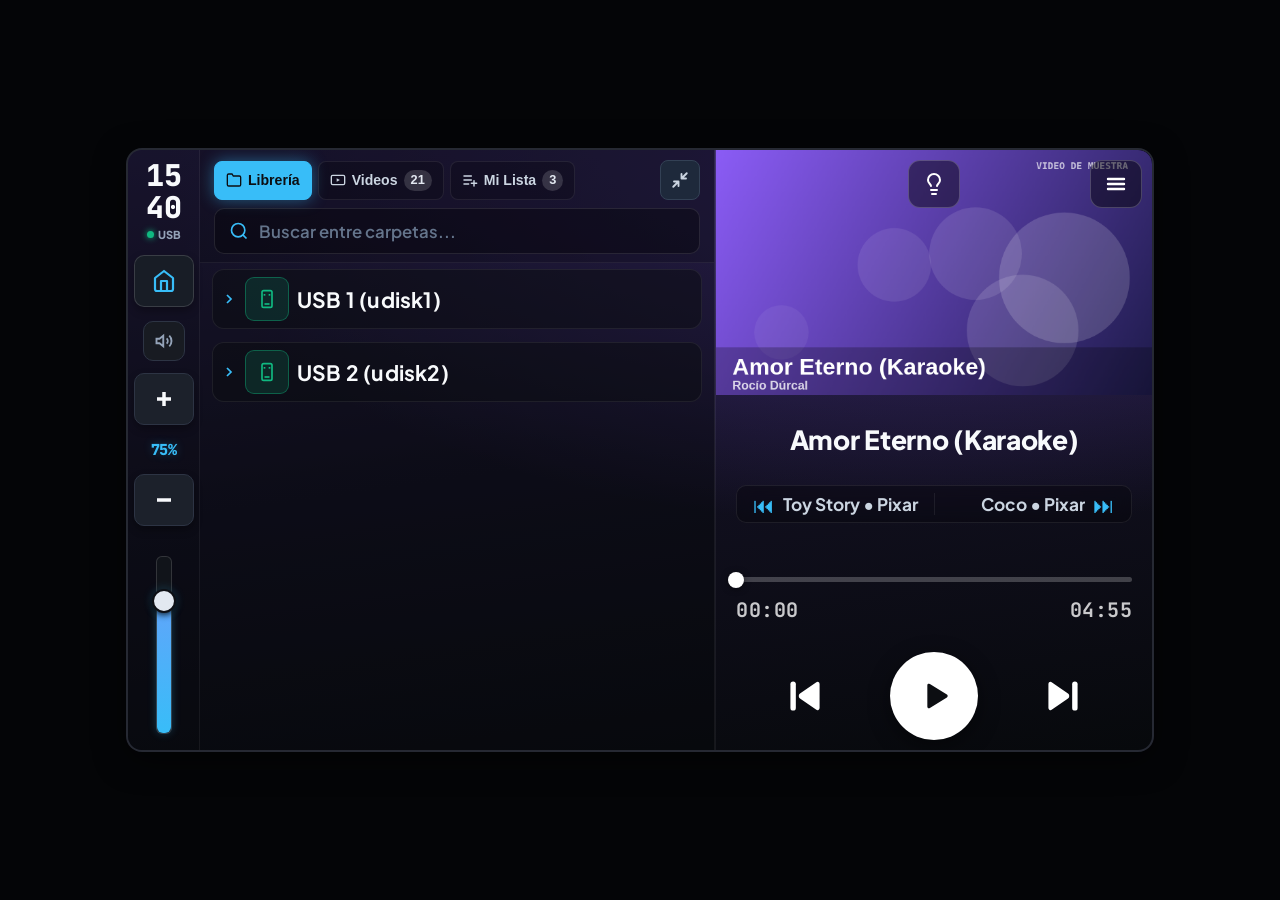
<file: index.html>
<!DOCTYPE html>
<html lang="es">
<head>
  <meta charset="UTF-8">
  <meta name="viewport" content="width=device-width, initial-scale=1.0">
  <title>JH VIDEO - Hyundai Tucson ix35</title>
  <!-- Google Fonts: Plus Jakarta Sans & JetBrains Mono -->
  <link rel="preconnect" href="https://fonts.googleapis.com">
  <link rel="preconnect" href="https://fonts.gstatic.com" crossorigin>
  <link href="https://fonts.googleapis.com/css2?family=Plus+Jakarta+Sans:wght@400;500;600;700;800&family=JetBrains+Mono:wght@500;700;800&display=swap" rel="stylesheet">
  <link rel="stylesheet" href="style.css">
</head>
<body>

  <!-- Contenedor del simulador de marco de pantalla 10" (1024x600) -->
  <div class="screen-frame-wrapper" id="frameWrapper">
    
    <!-- Barra superior de estado del auto -->
    <header class="car-status-bar">
      <div class="status-left">
        <span class="brand-badge"><span class="dot"></span> HYUNDAI TUCSON IX</span>
        <span class="version-badge" id="appVersionBadge">JH VIDEO v1.1.2</span>
        <span class="source-badge" id="sourceBadge">
          <span id="currentPathLabel">Q hubo jefe 😉</span>
        </span>
      </div>

      <div class="status-center">
        <span class="clock-display" id="clockDisplay">01:30</span>
      </div>

      <div class="status-right">
        <!-- Botón Re-escanear USB para cuando se inserte un nuevo pendrive -->
        <button class="btn-rescan-usb" id="btnRescanUsb" title="Re-escanear memorias USB">
          <svg class="icon-rescan" viewBox="0 0 24 24" fill="none" stroke="currentColor" stroke-width="2.2" stroke-linecap="round" stroke-linejoin="round">
            <path d="M21.5 2v6h-6M21.34 15.57a10 10 0 1 1-.57-8.38l5.67-5.67"/>
          </svg>
          <span id="rescanLabel">Re-escanear USB</span>
        </button>
      </div>
    </header>

    <!-- CUERPO PRINCIPAL ERGONÓMICO DE 3 COLUMNAS -->
    <main class="dashboard-grid">

      <!-- COLUMNA 1: TIRA LATERAL DEL CONDUCTOR ULTRA-SLIM (54px) -->
      <aside class="driver-volume-strip">
        <!-- Reloj grande en dos líneas (horas y minutos) y el punto del pendrive. La barra de arriba ya no está
             (opción C2, igual que la app). Solo se lee, no se toca -->
        <div class="strip-clock">
          <span class="strip-clock-num" id="stripClockH">00</span>
          <span class="strip-clock-num" id="stripClockM">00</span>
          <span class="strip-usb"><span class="strip-usb-dot" id="stripUsbDot"></span>USB</span>
        </div>
        <!-- 0. Botón HOME Táctil de Pantalla (Misma función que el botón físico HOME del auto) -->
        <button class="btn-driver-back" id="btnNavHome" title="Inicio / Home (Botón físico en pantalla)">
          <svg viewBox="0 0 24 24" fill="none" stroke="currentColor" stroke-width="2.2" stroke-linecap="round" stroke-linejoin="round">
            <path d="M3 9l9-7 9 7v11a2 2 0 0 1-2 2H5a2 2 0 0 1-2-2z"></path>
            <polyline points="9 22 9 12 15 12 15 22"></polyline>
          </svg>
        </button>

        <!-- 1. Botón MUTE Primero (Acceso instantáneo para el conductor) -->
        <button class="btn-driver-mute" id="btnMute" title="Silenciar / Activar Sonido">
          <svg class="mute-off" id="iconUnmuted" viewBox="0 0 24 24" fill="none" stroke="currentColor" stroke-width="2.5"><polygon points="11 5 6 9 2 9 2 15 6 15 11 19 11 5"/><path d="M19.07 4.93a10 10 0 0 1 0 14.14M15.54 8.46a5 5 0 0 1 0 7.07"/></svg>
          <svg class="mute-on hidden" id="iconMuted" viewBox="0 0 24 24" fill="none" stroke="currentColor" stroke-width="2.5"><polygon points="11 5 6 9 2 9 2 15 6 15 11 19 11 5"/><line x1="23" y1="9" x2="17" y2="15"/><line x1="17" y1="9" x2="23" y2="15"/></svg>
        </button>

        <!-- 2. Botón Subir (+) -->
        <button class="btn-driver-vol btn-vol-plus" id="btnVolUp" title="Subir Volumen (+)">
          <svg viewBox="0 0 24 24" fill="none" stroke="currentColor" stroke-width="3.5"><line x1="12" y1="5" x2="12" y2="19"/><line x1="5" y1="12" x2="19" y2="12"/></svg>
        </button>

        <!-- 3. Indicador Porcentaje (En medio de + y -) -->
        <div class="strip-header">
          <span class="strip-percent" id="volPercent">75%</span>
        </div>

        <!-- 4. Botón Bajar (-) -->
        <button class="btn-driver-vol btn-vol-minus" id="btnVolDown" title="Bajar Volumen (-)">
          <svg viewBox="0 0 24 24" fill="none" stroke="currentColor" stroke-width="3.5"><line x1="5" y1="12" x2="19" y2="12"/></svg>
        </button>

        <!-- 5. Barra de Nivel Vertical Táctil (Abajo de + y -, con separación ergonómica) -->
        <div class="driver-vol-meter-wrap" id="volMeterWrap" title="Desliza para ajustar el volumen">
          <div class="vol-meter-track">
            <div class="vol-meter-fill" id="volMeterFill" style="height: 75%;"></div>
            <div class="vol-meter-thumb" id="volMeterThumb" style="bottom: 75%;"></div>
          </div>
        </div>
      </aside>

      <!-- COLUMNA 2: EXPLORADOR DE PENDRIVE Y LISTA DE PISTAS (Ahora a la izquierda) -->
      <section class="explorer-panel left-panel" id="explorerPanel">
        
        <!-- Pestañas de Navegación del Pendrive y Acciones de Árbol -->
        <div class="browser-header">
          <div class="browser-top-row">
            <div class="browser-tabs">
              <button class="tab-btn active" data-tab="folders">
                <svg class="tab-icon" viewBox="0 0 24 24" fill="none" stroke="currentColor" stroke-width="2"><path d="M22 19a2 2 0 0 1-2 2H4a2 2 0 0 1-2-2V5a2 2 0 0 1 2-2h5l2 3h9a2 2 0 0 1 2 2z"/></svg>
                <span>Librería</span>
              </button>
              <button class="tab-btn" data-tab="playlist">
                <svg class="tab-icon" viewBox="0 0 24 24" fill="none" stroke="currentColor" stroke-width="2" stroke-linejoin="round"><rect x="2" y="5" width="20" height="14" rx="2"/><path d="M10 9.2v5.6l4.8-2.8z" fill="currentColor" stroke="none"/></svg>
                <span>Videos</span>
                <b class="tab-count" id="songCount">0</b>
              </button>
              <!-- Mi Lista: lista de videos que armas con + y se reproduce entera, en orden -->
              <button class="tab-btn" data-tab="mymix">
                <svg class="tab-icon" viewBox="0 0 24 24" fill="none" stroke="currentColor" stroke-width="2.2" stroke-linecap="round"><line x1="3" y1="6" x2="14" y2="6"/><line x1="3" y1="12" x2="14" y2="12"/><line x1="3" y1="18" x2="10" y2="18"/><line x1="18" y1="13" x2="18" y2="21"/><line x1="14" y1="17" x2="22" y2="17"/></svg>
                <span>Mi Lista</span>
                <b class="tab-count" id="mixCount">0</b>
                <!-- Punto cian que late mientras se reproduce Mi Lista (quieto en pausa) -->
                <span class="tab-live-dot hidden" id="mixLiveDot"></span>
              </button>
            </div>

            <!-- Acción de Árbol: Solo Icono de Colapsar Todo -->
            <div class="tree-actions" id="treeActions">
              <button class="btn-tree-action" id="btnCollapseAllTree" title="Colapsar todo a nivel pendrives">
                <svg viewBox="0 0 24 24" fill="none" stroke="currentColor" stroke-width="2.5" stroke-linecap="round" stroke-linejoin="round">
                  <path d="M4 14h6m0 0v6m0-6L3 21M20 10h-6m0 0V4m0 6l7-7"/>
                </svg>
              </button>
            </div>
          </div>

          <!-- Panel de Filtros Rápidos (Oculto en pestaña Carpetas para dar máximo espacio vertical) -->
          <div class="search-filters-bar hidden" id="searchFiltersBar">
            <span class="filters-label">Filtros:</span>
            <button class="filter-chip active chip-folder-marquee" id="chipFilterFolder" data-filter="folder">
              <span class="chip-folder-icon">📁</span>
              <span class="chip-folder-usb-badge hidden" id="chipFolderUsbBadge"></span>
              <span class="chip-folder-text-wrap">
                <span class="chip-folder-text" id="chipFolderText">Esta Carpeta</span>
              </span>
            </button>
            <button class="filter-chip" id="chipFilterAll" data-filter="all">🌐 TODO</button>
            <button class="filter-chip chip-usb" id="chipFilterUsb1" data-filter="usb1" title="Filtrar por USB 1">
              <svg class="usb-icon" viewBox="0 0 24 24"><path d="M15 7v4h1v2h-3V5h2l-3-4-3 4h2v8H8v-2.07c.7-.37 1.2-1.08 1.2-1.93 0-1.2-.99-2.18-2.2-2.18-1.21 0-2.2.98-2.2 2.18 0 .85.5 1.56 1.2 1.93V13c0 1.11.89 2 2 2h3v3.05c-.71.37-1.2 1.1-1.2 1.95a2.2 2.2 0 0 0 4.4 0c0-.85-.49-1.58-1.2-1.95V15h3c1.11 0 2-.89 2-2v-2h1V7h-4z"/></svg>
              <span>1</span>
            </button>
            <button class="filter-chip chip-usb" id="chipFilterUsb2" data-filter="usb2" title="Filtrar por USB 2">
              <svg class="usb-icon" viewBox="0 0 24 24"><path d="M15 7v4h1v2h-3V5h2l-3-4-3 4h2v8H8v-2.07c.7-.37 1.2-1.08 1.2-1.93 0-1.2-.99-2.18-2.2-2.18-1.21 0-2.2.98-2.2 2.18 0 .85.5 1.56 1.2 1.93V13c0 1.11.89 2 2 2h3v3.05c-.71.37-1.2 1.1-1.2 1.95a2.2 2.2 0 0 0 4.4 0c0-.85-.49-1.58-1.2-1.95V15h3c1.11 0 2-.89 2-2v-2h1V7h-4z"/></svg>
              <span>2</span>
            </button>
          </div>

          <!-- Barra de Búsqueda Rápida -->
          <div class="search-box">
            <svg class="search-icon" viewBox="0 0 24 24" fill="none" stroke="currentColor" stroke-width="2"><circle cx="11" cy="11" r="8"/><line x1="21" y1="21" x2="16.65" y2="16.65"/></svg>
            <input type="text" id="searchInput" placeholder="Buscar entre carpetas...">
            <div class="search-spinner hidden" id="searchSpinner" title="Buscando...">
              <svg class="spinner-svg" viewBox="0 0 24 24" fill="none" stroke="currentColor" stroke-width="2.5">
                <circle cx="12" cy="12" r="10" stroke="rgba(56, 189, 248, 0.25)"></circle>
                <path d="M12 2a10 10 0 0 1 10 10" stroke="currentColor" stroke-linecap="round"></path>
              </svg>
            </div>
            <button id="clearSearch" class="btn-clear hidden">&times;</button>
          </div>
        </div>


        <!-- Migas de pan ocultadas para maximizar espacio vertical -->
        <div class="folder-breadcrumbs" id="breadcrumbs" style="display: none !important;">
          <span class="crumb root" id="crumbRoot"></span>
          <span class="crumb active" id="crumbFolder"></span>
        </div>
        <!-- Contenedor con FastScroller y Burbuja Flotante A-Z para 200+ pistas -->
        <div class="track-list-wrapper">
          <div class="scroll-track-list" id="trackListContainer">
            <!-- Se llena dinámicamente -->
          </div>

          <!-- Overlay de Búsqueda Activa (Efecto cargando ergonómico para conductor) -->
          <div class="search-overlay-loading hidden" id="searchOverlayLoading">
            <div class="search-overlay-spinner"></div>
            <span class="search-overlay-text">Buscando videos...</span>
          </div>

          <!-- FastScroller Lateral Ergonómico -->
          <div class="web-fast-scroller" id="webFastScroller" style="display: none;">
            <div class="web-fast-thumb" id="webFastThumb"></div>
          </div>

          <!-- Burbuja Flotante Central A-Z -->
          <div class="web-fast-bubble" id="webFastBubble">
            <span class="bubble-letter" id="webBubbleLetter">A</span>
            <span class="bubble-count" id="webBubbleCount">1 / 200</span>
          </div>
        </div>
      </section>

      <!-- COLUMNA 3: REPRODUCTOR, CARÁTULA Y CONTROLES DE PISTA (Ahora a la derecha) -->
      <section class="player-panel" id="playerPanel">
        
        <!-- Barra superior del reproductor con botón de alternar explorador -->
        <div class="player-top-bar">
          <div class="player-top-actions">
            <!-- Botón Buscador / Explorador (Abre/oculta el explorador que está a su izquierda) -->
            <button class="btn-toggle-expand" id="btnToggleExpand" title="Ocultar / Mostrar explorador de archivos">
              <svg class="icon-music-search" viewBox="0 0 24 24" fill="none" stroke="currentColor" stroke-width="2.2" stroke-linecap="round" stroke-linejoin="round">
                <line x1="3" y1="6" x2="15" y2="6"/>
                <line x1="3" y1="12" x2="11" y2="12"/>
                <line x1="3" y1="18" x2="9" y2="18"/>
                <circle cx="16.5" cy="15.5" r="4.5"/>
                <line x1="19.8" y1="18.8" x2="22.5" y2="21.5"/>
              </svg>
            </button>
          </div>

          <!-- Estado oculto (igual que la app): ya lo muestran la cápsula PLAYING / MIXING y el botón Automix -->
          <div class="driver-mode-badge hidden" id="driverModeBadge">
            <span class="live-dot" id="liveDot"></span>
            <span id="playbackStatusText">EN PAUSA</span>
          </div>

          <!-- Centro: estado (cápsula) y formato del video. Van aquí arriba para no tapar el video -->
          <div class="player-top-center">
            <div class="now-playing-pill" id="nowPlayingPill">
              <span class="pill-label" id="pillStatusText">PAUSED</span>
              <div class="pill-eq-bars">
                <span></span><span></span><span></span><span></span><span></span>
              </div>
            </div>
            <div class="audio-badge" id="formatBadge">MP4 720P</div>
          </div>

        </div>

        <div class="now-playing-card">
          <!-- Cuadro del video 16:9 (en el lugar de la carátula). Toca el video para verlo en pantalla completa -->
          <div class="album-art-wrap video-wrap">
          <div class="album-art-container video-frame" id="albumContainer">
            <!-- Borde Láser Giratorio (Cian) mientras se reproduce -->
            <div class="laser-spinner" id="laserSpinner"></div>
            <div class="laser-spinner-mix" id="laserSpinnerMix"></div>

            <div class="album-art-inner">
              <div class="album-glow" id="albumGlow"></div>
              <!-- Video real (archivos de la PC) y video de muestra dibujado en el canvas -->
              <video id="audioPlayer" class="video-el" playsinline preload="metadata"></video>
              <canvas id="simCanvas" class="video-el sim-canvas" width="640" height="360"></canvas>
              <img id="albumArt" src="" alt="" class="album-art-img hidden">

              <div class="album-placeholder" id="albumPlaceholder">
                <svg class="vinyl-icon" viewBox="0 0 24 24" fill="none" stroke="currentColor" stroke-width="1.6" stroke-linejoin="round"><rect x="2.5" y="5" width="19" height="14" rx="2.5"/><path d="M10 9.2v5.6l4.8-2.8z" fill="currentColor"/></svg>
              </div>

              <!-- Solo audio: tapa la imagen en negro (no encandila de noche); el audio sigue. "Solo audio" muy tenue -->
              <div class="audio-only-cover hidden" id="audioOnlyCover">Solo audio</div>

              <!-- Indicadores de repetir y aleatorio encendidos (no se tocan: los toques pasan al video) -->
              <div class="video-modes">
                <span class="video-mode-icon hidden" data-mode-icon="repeat" title="Repetir video: ON"><svg viewBox="0 0 24 24" fill="none" stroke="currentColor" stroke-width="2.2" stroke-linecap="round" stroke-linejoin="round"><polyline points="17 2 20 5 17 8"/><path d="M4 11V9a4 4 0 0 1 4-4h12"/><polyline points="7 22 4 19 7 16"/><path d="M20 13v2a4 4 0 0 1-4 4H4"/></svg></span>
                <span class="video-mode-icon hidden" data-mode-icon="shuffle" title="Aleatorio: ON"><svg viewBox="0 0 24 24" fill="none" stroke="currentColor" stroke-width="2.2" stroke-linecap="round" stroke-linejoin="round"><path d="M3 17h2.6c1.8 0 3-.9 4-2.4l3.8-5.2C14.4 7.9 15.6 7 17.4 7H21"/><polyline points="18 4 21 7 18 10"/><path d="M3 7h2.6c1.8 0 3 .9 4 2.4l.5.7"/><path d="M13.9 13.9l.5.7c1 1.5 2.2 2.4 4 2.4H21"/><polyline points="18 14 21 17 18 20"/></svg></span>
              </div>

              <!-- Solo audio (foco) arriba al centro y menú ☰ arriba a la derecha, semitransparentes -->
              <button class="video-float-btn video-bulb-btn" id="btnAudioOnly" title="Solo audio: imagen en negro"><svg class="bulb-on" viewBox="0 0 24 24" fill="none" stroke="currentColor" stroke-width="2" stroke-linecap="round" stroke-linejoin="round"><path d="M15 14c.2-1 .7-1.7 1.5-2.5 1-.9 1.5-2.2 1.5-3.5A6 6 0 0 0 6 8c0 1 .2 2.2 1.5 3.5.7.7 1.3 1.5 1.5 2.5"/><path d="M9 18h6M10 22h4"/></svg><svg class="bulb-off" viewBox="0 0 24 24" fill="none" stroke="currentColor" stroke-width="2" stroke-linecap="round" stroke-linejoin="round"><path d="M16.8 11.2c.8-.9 1.2-2 1.2-3.2a6 6 0 0 0-9.3-5"/><path d="m2 2 20 20"/><path d="M6.3 6.3a4.67 4.67 0 0 0 1.2 5.2c.7.7 1.3 1.5 1.5 2.5"/><path d="M9 18h6M10 22h4"/></svg></button>
              <button class="video-float-btn video-menu-btn" id="btnVideoMenu" title="Opciones de reproducción"><svg viewBox="0 0 24 24" fill="none" stroke="currentColor" stroke-width="2.4" stroke-linecap="round"><path d="M4 7h16M4 12h16M4 17h16"/></svg></button>

              <!-- Pantalla completa: barra de arriba (título, foco, ☰ y salir) y de abajo (tiempo y controles) -->
              <div class="fs-overlay" id="fsOverlay">
                <div class="fs-top-wrap">
                  <!-- Título y botones de la derecha pesan igual: así el foco queda justo al centro -->
                  <div class="fs-top">
                    <span class="fs-title" id="fsTitle"></span>
                    <button class="fs-btn fs-bulb" id="fsAudioOnly" title="Solo audio: imagen en negro"><svg class="bulb-on" viewBox="0 0 24 24" fill="none" stroke="currentColor" stroke-width="2" stroke-linecap="round" stroke-linejoin="round"><path d="M15 14c.2-1 .7-1.7 1.5-2.5 1-.9 1.5-2.2 1.5-3.5A6 6 0 0 0 6 8c0 1 .2 2.2 1.5 3.5.7.7 1.3 1.5 1.5 2.5"/><path d="M9 18h6M10 22h4"/></svg><svg class="bulb-off" viewBox="0 0 24 24" fill="none" stroke="currentColor" stroke-width="2" stroke-linecap="round" stroke-linejoin="round"><path d="M16.8 11.2c.8-.9 1.2-2 1.2-3.2a6 6 0 0 0-9.3-5"/><path d="m2 2 20 20"/><path d="M6.3 6.3a4.67 4.67 0 0 0 1.2 5.2c.7.7 1.3 1.5 1.5 2.5"/><path d="M9 18h6M10 22h4"/></svg></button>
                    <div class="fs-top-right">
                      <button class="fs-btn" id="fsMenu" title="Opciones de reproducción"><svg viewBox="0 0 24 24" fill="none" stroke="currentColor" stroke-width="2.4" stroke-linecap="round"><path d="M4 7h16M4 12h16M4 17h16"/></svg></button>
                      <button class="fs-btn fs-exit" id="fsExit" title="Salir de pantalla completa">
                        <svg viewBox="0 0 24 24" fill="none" stroke="currentColor" stroke-width="2.4" stroke-linecap="round"><path d="M9 4v5H4M15 4v5h5M9 20v-5H4M15 20v-5h5"/></svg>
                      </button>
                    </div>
                  </div>
                  <!-- Debajo del título: repetir y aleatorio encendidos (solo aviso) -->
                  <div class="fs-modes">
                    <span class="video-mode-icon hidden" data-mode-icon="repeat"><svg viewBox="0 0 24 24" fill="none" stroke="currentColor" stroke-width="2.2" stroke-linecap="round" stroke-linejoin="round"><polyline points="17 2 20 5 17 8"/><path d="M4 11V9a4 4 0 0 1 4-4h12"/><polyline points="7 22 4 19 7 16"/><path d="M20 13v2a4 4 0 0 1-4 4H4"/></svg></span>
                    <span class="video-mode-icon hidden" data-mode-icon="shuffle"><svg viewBox="0 0 24 24" fill="none" stroke="currentColor" stroke-width="2.2" stroke-linecap="round" stroke-linejoin="round"><path d="M3 17h2.6c1.8 0 3-.9 4-2.4l3.8-5.2C14.4 7.9 15.6 7 17.4 7H21"/><polyline points="18 4 21 7 18 10"/><path d="M3 7h2.6c1.8 0 3 .9 4 2.4l.5.7"/><path d="M13.9 13.9l.5.7c1 1.5 2.2 2.4 4 2.4H21"/><polyline points="18 14 21 17 18 20"/></svg></span>
                  </div>
                </div>
                <div class="fs-bottom">
                  <div class="fs-progress" id="fsProgressBar"><div class="fs-track"><div class="fs-progress-fill" id="fsProgress"></div><div class="fs-thumb" id="fsThumb"></div></div></div>
                  <div class="fs-info-row">
                    <span class="fs-time" id="fsTime">00:00 / 00:00</span>
                    <span class="fs-hint">Un toque: controles · Doble toque: salir</span>
                  </div>
                  <div class="fs-ctrls">
                    <button class="fs-btn fs-nav" id="fsPrev" title="Anterior"><svg viewBox="0 0 24 24" fill="currentColor"><rect x="5" y="5" width="2.6" height="14" rx="1.3"/><path d="M19 6.2v11.6a1 1 0 0 1-1.55.83L9.6 13.2a1.5 1.5 0 0 1 0-2.4l7.85-5.43A1 1 0 0 1 19 6.2z"/></svg></button>
                    <button class="fs-btn fs-play" id="fsPlay" title="Reproducir / Pausar"><svg class="fs-play-icon" viewBox="0 0 24 24" fill="currentColor"><path d="M8 5.6v12.8a1 1 0 0 0 1.53.85l10.2-6.4a1 1 0 0 0 0-1.7L9.53 4.75A1 1 0 0 0 8 5.6z"/></svg><svg class="fs-pause-icon hidden" viewBox="0 0 24 24" fill="currentColor"><rect x="6" y="5" width="4" height="14" rx="1.2"/><rect x="14" y="5" width="4" height="14" rx="1.2"/></svg></button>
                    <button class="fs-btn fs-nav" id="fsNext" title="Siguiente"><svg viewBox="0 0 24 24" fill="currentColor"><rect x="16.4" y="5" width="2.6" height="14" rx="1.3"/><path d="M5 6.2v11.6a1 1 0 0 0 1.55.83l7.85-5.43a1.5 1.5 0 0 0 0-2.4L6.55 5.37A1 1 0 0 0 5 6.2z"/></svg></button>
                  </div>
                </div>
              </div>
            </div>
          </div>
          </div>

          <!-- Metadatos del video -->
          <div class="track-meta">
            <div class="marquee-wrapper">
              <h1 class="track-title" id="trackTitle">Selecciona un video</h1>
            </div>
            <div class="track-details">
              <span class="track-artist" id="trackArtist">Tucson ix35 Video</span>
              <span class="meta-separator">•</span>
              <span class="track-album" id="trackAlbum">Memoria USB</span>
            </div>
          </div>

          <!-- Previsualización de Canción Anterior y Posterior (Siguiente) -->
          <div class="adjacent-tracks-preview" id="adjacentTracksPreview">
            <!-- Pista Anterior -->
            <!-- Ícono grande al inicio y nombre grande para leer manejando -->
            <div class="adj-card adj-prev" id="adjPrevCard" title="Toca para ir a la anterior">
              <span class="adj-icon">⏮</span>
              <div class="adj-title-wrap">
                <span class="adj-title" id="prevTrackTitle">Cargando...</span>
              </div>
            </div>

            <!-- Divisor sutil -->
            <div class="adj-divider"></div>

            <!-- Pista Siguiente -->
            <!-- Nombre grande y ícono grande al final -->
            <div class="adj-card adj-next" id="adjNextCard" title="Toca para ir a la siguiente">
              <div class="adj-title-wrap">
                <span class="adj-title" id="nextTrackTitle">Cargando...</span>
              </div>
              <span class="adj-icon">⏭</span>
            </div>
          </div>

          <!-- Barra de Progreso y Tiempo -->
          <div class="progress-section">
            <div class="progress-bar-container" id="progressBarContainer">
              <div class="progress-buffered"></div>
              <div class="progress-current" id="progressCurrent"></div>
              <div class="progress-scrubber" id="progressScrubber"></div>
            </div>
            <div class="time-row">
              <span id="currentTime">00:00</span>
              <span id="totalDuration">00:00</span>
            </div>
          </div>

          <!-- Controles para el auto: anterior · play · siguiente. Responden en toda la franja de abajo del
               reproductor (desde debajo de los tiempos hasta el borde); aleatorio y repetir están en el menú ☰ -->
          <div class="playback-controls">
            <button class="btn-ctrl btn-nav" id="btnPrev" title="Anterior">
              <svg viewBox="0 0 24 24" fill="currentColor"><rect x="5" y="5" width="2.6" height="14" rx="1.3"/><path d="M19 6.2v11.6a1 1 0 0 1-1.55.83L9.6 13.2a1.5 1.5 0 0 1 0-2.4l7.85-5.43A1 1 0 0 1 19 6.2z"/></svg>
            </button>

            <button class="btn-ctrl btn-play-main" id="btnPlayPause" title="Reproducir / Pausar">
              <svg class="play-icon" id="playIcon" viewBox="0 0 24 24" fill="currentColor"><path d="M8 5.6v12.8a1 1 0 0 0 1.53.85l10.2-6.4a1 1 0 0 0 0-1.7L9.53 4.75A1 1 0 0 0 8 5.6z"/></svg>
              <svg class="pause-icon hidden" id="pauseIcon" viewBox="0 0 24 24" fill="currentColor"><rect x="6" y="5" width="4" height="14" rx="1.2"/><rect x="14" y="5" width="4" height="14" rx="1.2"/></svg>
            </button>

            <button class="btn-ctrl btn-nav" id="btnNext" title="Siguiente">
              <svg viewBox="0 0 24 24" fill="currentColor"><rect x="16.4" y="5" width="2.6" height="14" rx="1.3"/><path d="M5 6.2v11.6a1 1 0 0 0 1.55.83l7.85-5.43a1.5 1.5 0 0 0 0-2.4L6.55 5.37A1 1 0 0 0 5 6.2z"/></svg>
            </button>
          </div>
        </div>

      </section>
    </main>

    <!-- Menú ☰ (aleatorio y repetir video): se ubica encima del reproductor o de la pantalla completa.
         Filas altas con ON / OFF escrito; se cierra solo a los 5 s, tocando fuera o en ✕ -->
    <div class="player-menu-layer hidden" id="playerMenuLayer">
      <div class="player-menu-backdrop" id="playerMenuBackdrop"></div>
      <div class="player-menu" id="playerMenu">
        <div class="player-menu-head">
          <span>Opciones</span>
          <button class="player-menu-close" id="playerMenuClose" title="Cerrar">✕</button>
        </div>
        <button class="player-menu-row" id="menuShuffle">
          <svg viewBox="0 0 24 24" fill="none" stroke="currentColor" stroke-width="2.2" stroke-linecap="round" stroke-linejoin="round"><path d="M3 17h2.6c1.8 0 3-.9 4-2.4l3.8-5.2C14.4 7.9 15.6 7 17.4 7H21"/><polyline points="18 4 21 7 18 10"/><path d="M3 7h2.6c1.8 0 3 .9 4 2.4l.5.7"/><path d="M13.9 13.9l.5.7c1 1.5 2.2 2.4 4 2.4H21"/><polyline points="18 14 21 17 18 20"/></svg>
          <span class="player-menu-text"><b>Aleatorio</b><small>Mezcla el orden de la lista</small></span>
          <span class="player-menu-state">OFF</span>
        </button>
        <button class="player-menu-row" id="menuRepeat">
          <svg viewBox="0 0 24 24" fill="none" stroke="currentColor" stroke-width="2.2" stroke-linecap="round" stroke-linejoin="round"><polyline points="17 2 20 5 17 8"/><path d="M4 11V9a4 4 0 0 1 4-4h12"/><polyline points="7 22 4 19 7 16"/><path d="M20 13v2a4 4 0 0 1-4 4H4"/></svg>
          <span class="player-menu-text"><b>Repetir video</b><small>Vuelve a empezar al terminar</small></span>
          <span class="player-menu-state">OFF</span>
        </button>
        <!-- Re-escanear USB (antes en la barra de arriba): es una acción, cierra el menú -->
        <button class="player-menu-row" id="menuRescan">
          <svg viewBox="0 0 24 24" fill="none" stroke="currentColor" stroke-width="2.2" stroke-linecap="round" stroke-linejoin="round"><path d="M21 4v5h-5"/><path d="M20.2 9A8.5 8.5 0 1 0 20.5 15"/></svg>
          <span class="player-menu-text"><b>Re-escanear USB</b><small>Buscar videos nuevos en los pendrives</small></span>
        </button>
        <!-- Versión instalada (antes en la barra de arriba) -->
        <div class="player-menu-version" id="menuVersion"></div>
      </div>
    </div>

    <!-- HUD Flotante de Volumen para Gestos Ciegos en Auto -->
    <div class="blind-volume-hud" id="blindVolumeHud">
      <div class="blind-hud-icon" id="blindHudIcon">
        <svg viewBox="0 0 24 24" fill="none" stroke="currentColor" stroke-width="2.5" stroke-linecap="round" stroke-linejoin="round">
          <polygon points="11 5 6 9 2 9 2 15 6 15 11 19 11 5"/>
          <path d="M19.07 4.93a10 10 0 0 1 0 14.14M15.54 8.46a5 5 0 0 1 0 7.07"/>
        </svg>
      </div>
      <div class="blind-hud-bar-wrap">
        <div class="blind-hud-bar-fill" id="blindHudFill" style="height: 75%;"></div>
      </div>
      <div class="blind-hud-percent" id="blindHudPercent">75%</div>
    </div>

  </div>

  <!-- En la maqueta, Re-escanear USB abre una carpeta de la PC con videos para probar -->
  <input type="file" id="fileInput" webkitdirectory multiple hidden>

  <!-- Script principal -->
  <script src="app.js"></script>
</body>
</html>
</file>
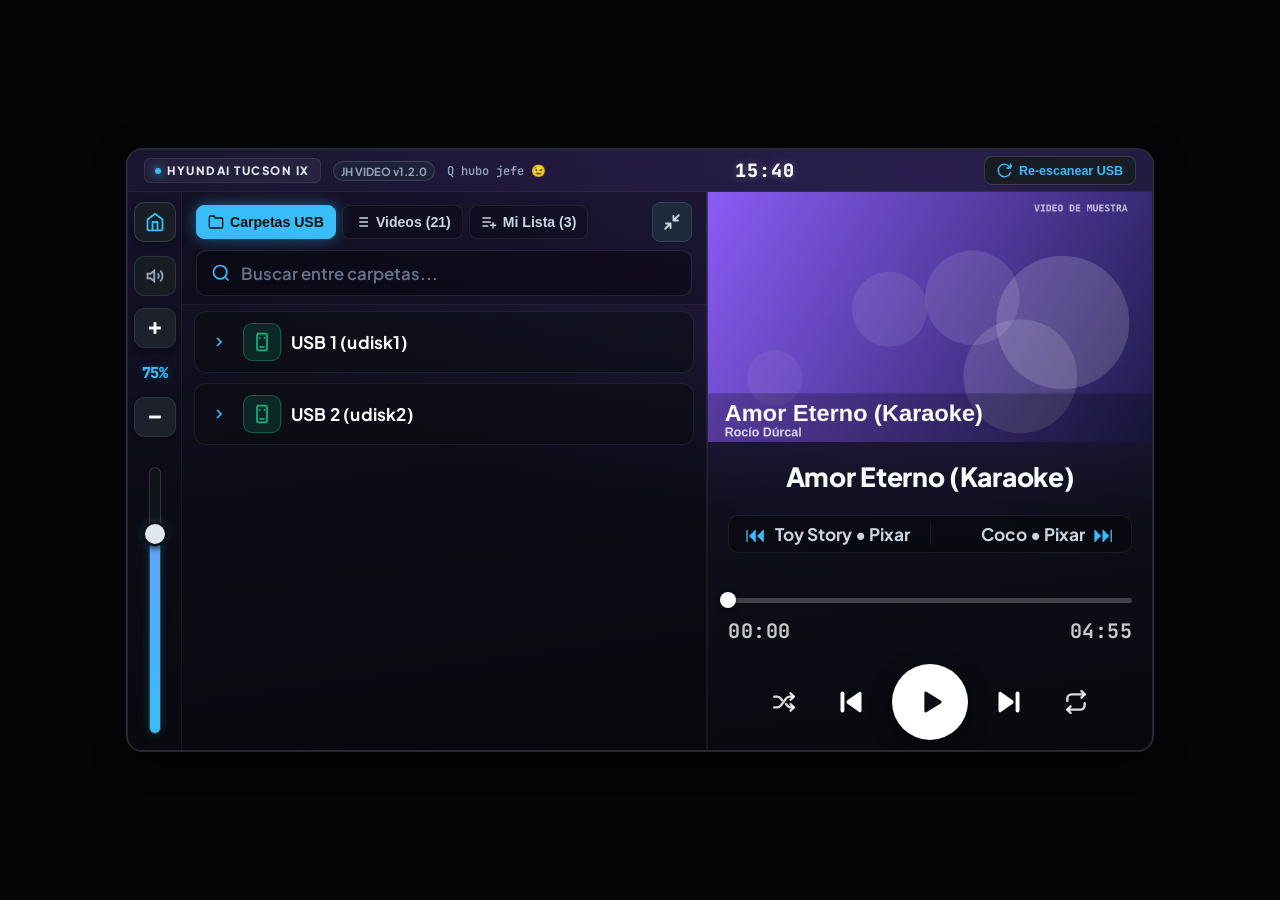
<file: android/app/src/main/assets/index.html>
<!DOCTYPE html>
<html lang="es">
<head>
  <meta charset="UTF-8">
  <meta name="viewport" content="width=device-width, initial-scale=1.0">
  <title>JH VIDEO - Hyundai Tucson ix35</title>
  <!-- Google Fonts: Plus Jakarta Sans & JetBrains Mono -->
  <link rel="preconnect" href="https://fonts.googleapis.com">
  <link rel="preconnect" href="https://fonts.gstatic.com" crossorigin>
  <link href="https://fonts.googleapis.com/css2?family=Plus+Jakarta+Sans:wght@400;500;600;700;800&family=JetBrains+Mono:wght@500;700;800&display=swap" rel="stylesheet">
  <link rel="stylesheet" href="style.css">
</head>
<body>

  <!-- Contenedor del simulador de marco de pantalla 10" (1024x600) -->
  <div class="screen-frame-wrapper" id="frameWrapper">
    
    <!-- Barra superior de estado del auto -->
    <header class="car-status-bar">
      <div class="status-left">
        <span class="brand-badge"><span class="dot"></span> HYUNDAI TUCSON IX</span>
        <span class="version-badge" id="appVersionBadge">JH VIDEO v1.2.0</span>
        <span class="source-badge" id="sourceBadge">
          <span id="currentPathLabel">Q hubo jefe 😉</span>
        </span>
      </div>

      <div class="status-center">
        <span class="clock-display" id="clockDisplay">01:30</span>
      </div>

      <div class="status-right">
        <!-- Botón Re-escanear USB para cuando se inserte un nuevo pendrive -->
        <button class="btn-rescan-usb" id="btnRescanUsb" title="Re-escanear memorias USB">
          <svg class="icon-rescan" viewBox="0 0 24 24" fill="none" stroke="currentColor" stroke-width="2.2" stroke-linecap="round" stroke-linejoin="round">
            <path d="M21.5 2v6h-6M21.34 15.57a10 10 0 1 1-.57-8.38l5.67-5.67"/>
          </svg>
          <span id="rescanLabel">Re-escanear USB</span>
        </button>
      </div>
    </header>

    <!-- CUERPO PRINCIPAL ERGONÓMICO DE 3 COLUMNAS -->
    <main class="dashboard-grid">

      <!-- COLUMNA 1: TIRA LATERAL DEL CONDUCTOR ULTRA-SLIM (54px) -->
      <aside class="driver-volume-strip">
        <!-- 0. Botón HOME Táctil de Pantalla (Misma función que el botón físico HOME del auto) -->
        <button class="btn-driver-back" id="btnNavHome" title="Inicio / Home (Botón físico en pantalla)">
          <svg viewBox="0 0 24 24" fill="none" stroke="currentColor" stroke-width="2.2" stroke-linecap="round" stroke-linejoin="round">
            <path d="M3 9l9-7 9 7v11a2 2 0 0 1-2 2H5a2 2 0 0 1-2-2z"></path>
            <polyline points="9 22 9 12 15 12 15 22"></polyline>
          </svg>
        </button>

        <!-- 1. Botón MUTE Primero (Acceso instantáneo para el conductor) -->
        <button class="btn-driver-mute" id="btnMute" title="Silenciar / Activar Sonido">
          <svg class="mute-off" id="iconUnmuted" viewBox="0 0 24 24" fill="none" stroke="currentColor" stroke-width="2.5"><polygon points="11 5 6 9 2 9 2 15 6 15 11 19 11 5"/><path d="M19.07 4.93a10 10 0 0 1 0 14.14M15.54 8.46a5 5 0 0 1 0 7.07"/></svg>
          <svg class="mute-on hidden" id="iconMuted" viewBox="0 0 24 24" fill="none" stroke="currentColor" stroke-width="2.5"><polygon points="11 5 6 9 2 9 2 15 6 15 11 19 11 5"/><line x1="23" y1="9" x2="17" y2="15"/><line x1="17" y1="9" x2="23" y2="15"/></svg>
        </button>

        <!-- 2. Botón Subir (+) -->
        <button class="btn-driver-vol btn-vol-plus" id="btnVolUp" title="Subir Volumen (+)">
          <svg viewBox="0 0 24 24" fill="none" stroke="currentColor" stroke-width="3.5"><line x1="12" y1="5" x2="12" y2="19"/><line x1="5" y1="12" x2="19" y2="12"/></svg>
        </button>

        <!-- 3. Indicador Porcentaje (En medio de + y -) -->
        <div class="strip-header">
          <span class="strip-percent" id="volPercent">75%</span>
        </div>

        <!-- 4. Botón Bajar (-) -->
        <button class="btn-driver-vol btn-vol-minus" id="btnVolDown" title="Bajar Volumen (-)">
          <svg viewBox="0 0 24 24" fill="none" stroke="currentColor" stroke-width="3.5"><line x1="5" y1="12" x2="19" y2="12"/></svg>
        </button>

        <!-- 5. Barra de Nivel Vertical Táctil (Abajo de + y -, con separación ergonómica) -->
        <div class="driver-vol-meter-wrap" id="volMeterWrap" title="Desliza para ajustar el volumen">
          <div class="vol-meter-track">
            <div class="vol-meter-fill" id="volMeterFill" style="height: 75%;"></div>
            <div class="vol-meter-thumb" id="volMeterThumb" style="bottom: 75%;"></div>
          </div>
        </div>
      </aside>

      <!-- COLUMNA 2: EXPLORADOR DE PENDRIVE Y LISTA DE PISTAS (Ahora a la izquierda) -->
      <section class="explorer-panel left-panel" id="explorerPanel">
        
        <!-- Pestañas de Navegación del Pendrive y Acciones de Árbol -->
        <div class="browser-header">
          <div class="browser-top-row">
            <div class="browser-tabs">
              <button class="tab-btn active" data-tab="folders">
                <svg class="tab-icon" viewBox="0 0 24 24" fill="none" stroke="currentColor" stroke-width="2"><path d="M22 19a2 2 0 0 1-2 2H4a2 2 0 0 1-2-2V5a2 2 0 0 1 2-2h5l2 3h9a2 2 0 0 1 2 2z"/></svg>
                <span>Carpetas USB</span>
              </button>
              <button class="tab-btn" data-tab="playlist">
                <svg class="tab-icon" viewBox="0 0 24 24" fill="none" stroke="currentColor" stroke-width="2"><line x1="8" y1="6" x2="21" y2="6"/><line x1="8" y1="12" x2="21" y2="12"/><line x1="8" y1="18" x2="21" y2="18"/><line x1="3" y1="6" x2="3.01" y2="6"/><line x1="3" y1="12" x2="3.01" y2="12"/><line x1="3" y1="18" x2="3.01" y2="18"/></svg>
                <span>Videos (<span id="songCount">0</span>)</span>
              </button>
              <!-- Mi Lista: lista de videos que armas con + y se reproduce entera, en orden -->
              <button class="tab-btn" data-tab="mymix">
                <svg class="tab-icon" viewBox="0 0 24 24" fill="none" stroke="currentColor" stroke-width="2.2" stroke-linecap="round"><line x1="3" y1="6" x2="14" y2="6"/><line x1="3" y1="12" x2="14" y2="12"/><line x1="3" y1="18" x2="10" y2="18"/><line x1="18" y1="13" x2="18" y2="21"/><line x1="14" y1="17" x2="22" y2="17"/></svg>
                <span>Mi Lista (<span id="mixCount">0</span>)</span>
                <!-- Punto cian que late mientras se reproduce Mi Lista (quieto en pausa) -->
                <span class="tab-live-dot hidden" id="mixLiveDot"></span>
              </button>
            </div>

            <!-- Acción de Árbol: Solo Icono de Colapsar Todo -->
            <div class="tree-actions" id="treeActions">
              <button class="btn-tree-action" id="btnCollapseAllTree" title="Colapsar todo a nivel pendrives">
                <svg viewBox="0 0 24 24" fill="none" stroke="currentColor" stroke-width="2.5" stroke-linecap="round" stroke-linejoin="round">
                  <path d="M4 14h6m0 0v6m0-6L3 21M20 10h-6m0 0V4m0 6l7-7"/>
                </svg>
              </button>
            </div>
          </div>

          <!-- Panel de Filtros Rápidos (Oculto en pestaña Carpetas para dar máximo espacio vertical) -->
          <div class="search-filters-bar hidden" id="searchFiltersBar">
            <span class="filters-label">Filtros:</span>
            <button class="filter-chip active chip-folder-marquee" id="chipFilterFolder" data-filter="folder">
              <span class="chip-folder-icon">📁</span>
              <span class="chip-folder-usb-badge hidden" id="chipFolderUsbBadge"></span>
              <span class="chip-folder-text-wrap">
                <span class="chip-folder-text" id="chipFolderText">Esta Carpeta</span>
              </span>
            </button>
            <button class="filter-chip" id="chipFilterAll" data-filter="all">🌐 TODO</button>
            <button class="filter-chip chip-usb" id="chipFilterUsb1" data-filter="usb1" title="Filtrar por USB 1">
              <svg class="usb-icon" viewBox="0 0 24 24"><path d="M15 7v4h1v2h-3V5h2l-3-4-3 4h2v8H8v-2.07c.7-.37 1.2-1.08 1.2-1.93 0-1.2-.99-2.18-2.2-2.18-1.21 0-2.2.98-2.2 2.18 0 .85.5 1.56 1.2 1.93V13c0 1.11.89 2 2 2h3v3.05c-.71.37-1.2 1.1-1.2 1.95a2.2 2.2 0 0 0 4.4 0c0-.85-.49-1.58-1.2-1.95V15h3c1.11 0 2-.89 2-2v-2h1V7h-4z"/></svg>
              <span>1</span>
            </button>
            <button class="filter-chip chip-usb" id="chipFilterUsb2" data-filter="usb2" title="Filtrar por USB 2">
              <svg class="usb-icon" viewBox="0 0 24 24"><path d="M15 7v4h1v2h-3V5h2l-3-4-3 4h2v8H8v-2.07c.7-.37 1.2-1.08 1.2-1.93 0-1.2-.99-2.18-2.2-2.18-1.21 0-2.2.98-2.2 2.18 0 .85.5 1.56 1.2 1.93V13c0 1.11.89 2 2 2h3v3.05c-.71.37-1.2 1.1-1.2 1.95a2.2 2.2 0 0 0 4.4 0c0-.85-.49-1.58-1.2-1.95V15h3c1.11 0 2-.89 2-2v-2h1V7h-4z"/></svg>
              <span>2</span>
            </button>
          </div>

          <!-- Barra de Búsqueda Rápida -->
          <div class="search-box">
            <svg class="search-icon" viewBox="0 0 24 24" fill="none" stroke="currentColor" stroke-width="2"><circle cx="11" cy="11" r="8"/><line x1="21" y1="21" x2="16.65" y2="16.65"/></svg>
            <input type="text" id="searchInput" placeholder="Buscar entre carpetas...">
            <div class="search-spinner hidden" id="searchSpinner" title="Buscando...">
              <svg class="spinner-svg" viewBox="0 0 24 24" fill="none" stroke="currentColor" stroke-width="2.5">
                <circle cx="12" cy="12" r="10" stroke="rgba(56, 189, 248, 0.25)"></circle>
                <path d="M12 2a10 10 0 0 1 10 10" stroke="currentColor" stroke-linecap="round"></path>
              </svg>
            </div>
            <button id="clearSearch" class="btn-clear hidden">&times;</button>
          </div>
        </div>


        <!-- Migas de pan ocultadas para maximizar espacio vertical -->
        <div class="folder-breadcrumbs" id="breadcrumbs" style="display: none !important;">
          <span class="crumb root" id="crumbRoot"></span>
          <span class="crumb active" id="crumbFolder"></span>
        </div>
        <!-- Contenedor con FastScroller y Burbuja Flotante A-Z para 200+ pistas -->
        <div class="track-list-wrapper">
          <div class="scroll-track-list" id="trackListContainer">
            <!-- Se llena dinámicamente -->
          </div>

          <!-- Overlay de Búsqueda Activa (Efecto cargando ergonómico para conductor) -->
          <div class="search-overlay-loading hidden" id="searchOverlayLoading">
            <div class="search-overlay-spinner"></div>
            <span class="search-overlay-text">Buscando videos...</span>
          </div>

          <!-- FastScroller Lateral Ergonómico -->
          <div class="web-fast-scroller" id="webFastScroller" style="display: none;">
            <div class="web-fast-thumb" id="webFastThumb"></div>
          </div>

          <!-- Burbuja Flotante Central A-Z -->
          <div class="web-fast-bubble" id="webFastBubble">
            <span class="bubble-letter" id="webBubbleLetter">A</span>
            <span class="bubble-count" id="webBubbleCount">1 / 200</span>
          </div>
        </div>
      </section>

      <!-- COLUMNA 3: REPRODUCTOR, CARÁTULA Y CONTROLES DE PISTA (Ahora a la derecha) -->
      <section class="player-panel" id="playerPanel">
        
        <!-- Barra superior del reproductor con botón de alternar explorador -->
        <div class="player-top-bar">
          <div class="player-top-actions">
            <!-- Botón Buscador / Explorador (Abre/oculta el explorador que está a su izquierda) -->
            <button class="btn-toggle-expand" id="btnToggleExpand" title="Ocultar / Mostrar explorador de archivos">
              <svg class="icon-music-search" viewBox="0 0 24 24" fill="none" stroke="currentColor" stroke-width="2.2" stroke-linecap="round" stroke-linejoin="round">
                <line x1="3" y1="6" x2="15" y2="6"/>
                <line x1="3" y1="12" x2="11" y2="12"/>
                <line x1="3" y1="18" x2="9" y2="18"/>
                <circle cx="16.5" cy="15.5" r="4.5"/>
                <line x1="19.8" y1="18.8" x2="22.5" y2="21.5"/>
              </svg>
            </button>
          </div>

          <!-- Estado oculto (igual que la app): ya lo muestran la cápsula PLAYING / MIXING y el botón Automix -->
          <div class="driver-mode-badge hidden" id="driverModeBadge">
            <span class="live-dot" id="liveDot"></span>
            <span id="playbackStatusText">EN PAUSA</span>
          </div>

          <!-- Centro: estado (cápsula) y formato del video. Van aquí arriba para no tapar el video -->
          <div class="player-top-center">
            <div class="now-playing-pill" id="nowPlayingPill">
              <span class="pill-label" id="pillStatusText">PAUSED</span>
              <div class="pill-eq-bars">
                <span></span><span></span><span></span><span></span><span></span>
              </div>
            </div>
            <div class="audio-badge" id="formatBadge">MP4 720P</div>
          </div>

        </div>

        <div class="now-playing-card">
          <!-- Cuadro del video 16:9 (en el lugar de la carátula). Toca el video para verlo en pantalla completa -->
          <div class="album-art-wrap video-wrap">
          <div class="album-art-container video-frame" id="albumContainer">
            <!-- Borde Láser Giratorio (Cian) mientras se reproduce -->
            <div class="laser-spinner" id="laserSpinner"></div>
            <div class="laser-spinner-mix" id="laserSpinnerMix"></div>

            <div class="album-art-inner">
              <div class="album-glow" id="albumGlow"></div>
              <!-- Video real (archivos de la PC) y video de muestra dibujado en el canvas -->
              <video id="audioPlayer" class="video-el" playsinline preload="metadata"></video>
              <canvas id="simCanvas" class="video-el sim-canvas" width="640" height="360"></canvas>
              <img id="albumArt" src="" alt="" class="album-art-img hidden">

              <div class="album-placeholder" id="albumPlaceholder">
                <svg class="vinyl-icon" viewBox="0 0 24 24" fill="none" stroke="currentColor" stroke-width="1.6" stroke-linejoin="round"><rect x="2.5" y="5" width="19" height="14" rx="2.5"/><path d="M10 9.2v5.6l4.8-2.8z" fill="currentColor"/></svg>
              </div>

              <!-- Pantalla completa: barra de arriba (título y salir) y de abajo (tiempo y controles) -->
              <div class="fs-overlay" id="fsOverlay">
                <div class="fs-top">
                  <span class="fs-title" id="fsTitle"></span>
                  <button class="fs-btn fs-exit" id="fsExit" title="Salir de pantalla completa">
                    <svg viewBox="0 0 24 24" fill="none" stroke="currentColor" stroke-width="2.4" stroke-linecap="round"><path d="M9 4v5H4M15 4v5h5M9 20v-5H4M15 20v-5h5"/></svg>
                  </button>
                </div>
                <div class="fs-bottom">
                  <div class="fs-progress" id="fsProgressBar"><div class="fs-track"><div class="fs-progress-fill" id="fsProgress"></div><div class="fs-thumb" id="fsThumb"></div></div></div>
                  <div class="fs-row">
                    <span class="fs-time" id="fsTime">00:00 / 00:00</span>
                    <div class="fs-ctrls">
                      <button class="fs-btn" id="fsPrev" title="Anterior"><svg viewBox="0 0 24 24" fill="currentColor"><rect x="5" y="5" width="2.6" height="14" rx="1.3"/><path d="M19 6.2v11.6a1 1 0 0 1-1.55.83L9.6 13.2a1.5 1.5 0 0 1 0-2.4l7.85-5.43A1 1 0 0 1 19 6.2z"/></svg></button>
                      <button class="fs-btn fs-play" id="fsPlay" title="Reproducir / Pausar"><svg class="fs-play-icon" viewBox="0 0 24 24" fill="currentColor"><path d="M8 5.6v12.8a1 1 0 0 0 1.53.85l10.2-6.4a1 1 0 0 0 0-1.7L9.53 4.75A1 1 0 0 0 8 5.6z"/></svg><svg class="fs-pause-icon hidden" viewBox="0 0 24 24" fill="currentColor"><rect x="6" y="5" width="4" height="14" rx="1.2"/><rect x="14" y="5" width="4" height="14" rx="1.2"/></svg></button>
                      <button class="fs-btn" id="fsNext" title="Siguiente"><svg viewBox="0 0 24 24" fill="currentColor"><rect x="16.4" y="5" width="2.6" height="14" rx="1.3"/><path d="M5 6.2v11.6a1 1 0 0 0 1.55.83l7.85-5.43a1.5 1.5 0 0 0 0-2.4L6.55 5.37A1 1 0 0 0 5 6.2z"/></svg></button>
                    </div>
                    <span class="fs-hint">Un toque: controles · Doble toque: salir</span>
                  </div>
                </div>
              </div>
            </div>
          </div>
          </div>

          <!-- Metadatos del video -->
          <div class="track-meta">
            <div class="marquee-wrapper">
              <h1 class="track-title" id="trackTitle">Selecciona un video</h1>
            </div>
            <div class="track-details">
              <span class="track-artist" id="trackArtist">Tucson ix35 Video</span>
              <span class="meta-separator">•</span>
              <span class="track-album" id="trackAlbum">Memoria USB</span>
            </div>
          </div>

          <!-- Previsualización de Canción Anterior y Posterior (Siguiente) -->
          <div class="adjacent-tracks-preview" id="adjacentTracksPreview">
            <!-- Pista Anterior -->
            <!-- Ícono grande al inicio y nombre grande para leer manejando -->
            <div class="adj-card adj-prev" id="adjPrevCard" title="Toca para ir a la anterior">
              <span class="adj-icon">⏮</span>
              <div class="adj-title-wrap">
                <span class="adj-title" id="prevTrackTitle">Cargando...</span>
              </div>
            </div>

            <!-- Divisor sutil -->
            <div class="adj-divider"></div>

            <!-- Pista Siguiente -->
            <!-- Nombre grande y ícono grande al final -->
            <div class="adj-card adj-next" id="adjNextCard" title="Toca para ir a la siguiente">
              <div class="adj-title-wrap">
                <span class="adj-title" id="nextTrackTitle">Cargando...</span>
              </div>
              <span class="adj-icon">⏭</span>
            </div>
          </div>

          <!-- Barra de Progreso y Tiempo -->
          <div class="progress-section">
            <div class="progress-bar-container" id="progressBarContainer">
              <div class="progress-buffered"></div>
              <div class="progress-current" id="progressCurrent"></div>
              <div class="progress-scrubber" id="progressScrubber"></div>
            </div>
            <div class="time-row">
              <span id="currentTime">00:00</span>
              <span id="totalDuration">00:00</span>
            </div>
          </div>

          <!-- Controles de Reproducción táctiles (Grandes para auto) -->
          <div class="playback-controls">
            <button class="btn-ctrl btn-secondary" id="btnShuffle" title="Aleatorio">
              <svg viewBox="0 0 24 24" fill="none" stroke="currentColor" stroke-width="2.2" stroke-linecap="round" stroke-linejoin="round"><path d="M3 17h2.6c1.8 0 3-.9 4-2.4l3.8-5.2C14.4 7.9 15.6 7 17.4 7H21"/><polyline points="18 4 21 7 18 10"/><path d="M3 7h2.6c1.8 0 3 .9 4 2.4l.5.7"/><path d="M13.9 13.9l.5.7c1 1.5 2.2 2.4 4 2.4H21"/><polyline points="18 14 21 17 18 20"/></svg>
            </button>

            <button class="btn-ctrl btn-nav" id="btnPrev" title="Anterior">
              <svg viewBox="0 0 24 24" fill="currentColor"><rect x="5" y="5" width="2.6" height="14" rx="1.3"/><path d="M19 6.2v11.6a1 1 0 0 1-1.55.83L9.6 13.2a1.5 1.5 0 0 1 0-2.4l7.85-5.43A1 1 0 0 1 19 6.2z"/></svg>
            </button>

            <button class="btn-ctrl btn-play-main" id="btnPlayPause" title="Reproducir / Pausar">
              <svg class="play-icon" id="playIcon" viewBox="0 0 24 24" fill="currentColor"><path d="M8 5.6v12.8a1 1 0 0 0 1.53.85l10.2-6.4a1 1 0 0 0 0-1.7L9.53 4.75A1 1 0 0 0 8 5.6z"/></svg>
              <svg class="pause-icon hidden" id="pauseIcon" viewBox="0 0 24 24" fill="currentColor"><rect x="6" y="5" width="4" height="14" rx="1.2"/><rect x="14" y="5" width="4" height="14" rx="1.2"/></svg>
            </button>

            <button class="btn-ctrl btn-nav" id="btnNext" title="Siguiente">
              <svg viewBox="0 0 24 24" fill="currentColor"><rect x="16.4" y="5" width="2.6" height="14" rx="1.3"/><path d="M5 6.2v11.6a1 1 0 0 0 1.55.83l7.85-5.43a1.5 1.5 0 0 0 0-2.4L6.55 5.37A1 1 0 0 0 5 6.2z"/></svg>
            </button>

            <button class="btn-ctrl btn-secondary" id="btnRepeat" title="Repetir">
              <svg viewBox="0 0 24 24" fill="none" stroke="currentColor" stroke-width="2.2" stroke-linecap="round" stroke-linejoin="round"><polyline points="17 2 20 5 17 8"/><path d="M4 11V9a4 4 0 0 1 4-4h12"/><polyline points="7 22 4 19 7 16"/><path d="M20 13v2a4 4 0 0 1-4 4H4"/></svg>
            </button>
          </div>
        </div>

      </section>

    </main>

  </div>

  <!-- En la maqueta, Re-escanear USB abre una carpeta de la PC con videos para probar -->
  <input type="file" id="fileInput" webkitdirectory multiple hidden>

  <!-- Script principal -->
  <script src="app.js"></script>
</body>
</html>
</file>
<file: style.css>
/* ========================================================
   JH CAR AUDIO - HYUNDAI TUCSON IX35
   Tema: Gris Carbón Minimalista (Sleek Dark Carbon & Titanium)
   Arquitectura ergonómica: Borde del Conductor (Driver Strip)
   Resolución: 1024x600 (Pantalla de 10 pulgadas)
   ======================================================== */

:root {
  /* Paleta Carbón Minimalista */
  --bg-deep: #0a0c10;
  --bg-surface: #12151b;
  --bg-card: #181c24;
  --bg-card-hover: #222733;
  --bg-subtle: #272d3b;
  
  /* Titanio y Acentos */
  --accent-titanium: #e2e8f0;
  --accent-blue: #38bdf8;
  --accent-blue-glow: rgba(56, 189, 248, 0.3);
  --accent-red-alert: #f43f5e;
  
  /* Textos */
  --text-primary: #f8fafc;
  --text-secondary: #94a3b8;
  --text-muted: #64748b;
  
  /* Bordes y Divisiones */
  --border-subtle: rgba(255, 255, 255, 0.08);
  --border-light: rgba(255, 255, 255, 0.14);
  --border-active: rgba(56, 189, 248, 0.5);

  /* Sombras y Luces */
  --shadow-car: 0 8px 32px rgba(0, 0, 0, 0.6);
  --shadow-btn: 0 4px 12px rgba(0, 0, 0, 0.4);

  /* Tipografía */
  --font-main: 'Plus Jakarta Sans', -apple-system, BlinkMacSystemFont, sans-serif;
  --font-mono: 'JetBrains Mono', monospace;
}

* {
  box-sizing: border-box;
  margin: 0;
  padding: 0;
  user-select: none;
  -webkit-user-select: none;
  -webkit-tap-highlight-color: transparent;
}

body {
  font-family: var(--font-main);
  background-color: #040507;
  color: var(--text-primary);
  min-height: 100vh;
  display: flex;
  align-items: center;
  justify-content: center;
  overflow: hidden;
}

/* ================= CONTENEDOR MARCO DE AUTO (1024x600) ================= */
.screen-frame-wrapper {
  width: 1024px;
  height: 600px;
  background-color: var(--bg-deep);
  border-radius: 14px;
  box-shadow: 0 0 0 2px #262933, var(--shadow-car);
  display: flex;
  flex-direction: column;
  position: relative;
  overflow: hidden;
  transition: all 0.3s cubic-bezier(0.16, 1, 0.3, 1);
}

.screen-frame-wrapper.is-fullscreen {
  width: 100vw;
  height: 100vh;
  border-radius: 0;
  box-shadow: none;
}

/* ================= BARRA DE ESTADO SUPERIOR ================= */
.car-status-bar {
  height: 42px;
  background: linear-gradient(180deg, #181c24 0%, #11141a 100%);
  border-bottom: 1px solid var(--border-subtle);
  display: flex;
  align-items: center;
  justify-content: space-between;
  padding: 0 16px;
  flex-shrink: 0;
  z-index: 10;
}

.status-left, .status-right, .status-center {
  display: flex;
  align-items: center;
  gap: 12px;
}

.brand-badge {
  font-size: 0.72rem;
  font-weight: 800;
  letter-spacing: 1.5px;
  color: var(--accent-titanium);
  background: rgba(255, 255, 255, 0.05);
  padding: 4px 10px;
  border-radius: 6px;
  display: flex;
  align-items: center;
  gap: 6px;
  border: 1px solid var(--border-subtle);
}

.brand-badge .dot {
  width: 6px;
  height: 6px;
  border-radius: 50%;
  background-color: var(--accent-blue);
  box-shadow: 0 0 8px var(--accent-blue);
}

.version-badge {
  font-size: 0.70rem;
  font-weight: 700;
  color: #94a3b8;
  background: rgba(30, 41, 59, 0.7);
  padding: 2px 7px;
  border-radius: 9999px;
  border: 1px solid rgba(148, 163, 184, 0.25);
  display: inline-flex;
  align-items: center;
  user-select: none;
}

.source-badge {
  font-size: 0.75rem;
  font-weight: 600;
  color: var(--text-secondary);
  display: flex;
  align-items: center;
  gap: 6px;
  font-family: var(--font-mono);
}

.clock-display {
  font-family: var(--font-mono);
  font-size: 1.15rem;
  font-weight: 800;
  letter-spacing: 1px;
  color: var(--text-primary);
  text-shadow: 0 0 10px rgba(255, 255, 255, 0.25);
}

.btn-rescan-usb {
  display: flex;
  align-items: center;
  gap: 7px;
  background: var(--bg-card);
  border: 1px solid var(--border-light);
  color: var(--accent-blue);
  font-size: 0.78rem;
  font-weight: 700;
  padding: 6px 12px;
  border-radius: 8px;
  cursor: pointer;
  transition: all 0.2s;
  user-select: none;
}

.btn-rescan-usb:hover {
  background: var(--bg-card-hover);
  border-color: var(--accent-blue);
  box-shadow: 0 0 12px var(--accent-blue-glow);
}

.btn-rescan-usb:active {
  transform: scale(0.95);
}

.icon-rescan {
  width: 15px;
  height: 15px;
  transition: transform 0.6s cubic-bezier(0.4, 0, 0.2, 1);
}

.btn-rescan-usb.is-spinning .icon-rescan {
  animation: spin 0.8s linear infinite;
}

@keyframes spin {
  100% { transform: rotate(360deg); }
}

.btn-top-util {
  background: transparent;
  border: 1px solid var(--border-subtle);
  color: var(--text-secondary);
  width: 32px;
  height: 32px;
  border-radius: 8px;
  display: flex;
  align-items: center;
  justify-content: center;
  cursor: pointer;
  transition: all 0.2s;
}

.btn-top-util:hover {
  color: var(--text-primary);
  background: var(--bg-card);
}

.icon-small {
  width: 16px;
  height: 16px;
}

/* ================= GRID DE 3 COLUMNAS DEL DASHBOARD ================= */
.dashboard-grid {
  flex: 1;
  display: grid;
  grid-template-columns: 72px 1.18fr 1fr; /* Col 1: Vol (72px), Col 2: Explorador (ahora a la izquierda), Col 3: Reproductor (derecha) */
  overflow: hidden;
  position: relative;
  transition: grid-template-columns 0.3s ease;
}

/* Modo Reproductor Expandido / Pantalla Completa (Explorador colapsado a la izquierda) */
.dashboard-grid.is-expanded {
  grid-template-columns: 72px 1fr;
}

.dashboard-grid.is-expanded .explorer-panel,
.dashboard-grid.is-expanded .left-panel,
.dashboard-grid.is-expanded .right-panel {
  display: none !important;
}

.dashboard-grid.is-expanded .player-panel {
  border-left: none;
  border-right: none;
  padding: 4px 24px 6px 24px;
  align-items: center;
  justify-content: space-between;
  overflow: hidden;
  height: 100%;
}

/* Sin ancho máximo: los controles llegan a los bordes. Título, tarjetas y barra tienen el suyo (540-560px) */
.dashboard-grid.is-expanded .now-playing-card {
  max-width: none;
  gap: 4px;
  flex: 1;
  justify-content: space-evenly;
}

.dashboard-grid.is-expanded .album-art-container {
  width: 221px; /* 240 - 19: la cápsula sobresale 19px y el título no se mueve */
  height: 221px;
  border-radius: 20px;
}

.dashboard-grid.is-expanded .track-meta {
  margin-top: 0;
  max-width: 560px;
}

.dashboard-grid.is-expanded .track-title {
  font-size: 1.35rem;
}

.dashboard-grid.is-expanded .track-details {
  font-size: 0.86rem;
}

.dashboard-grid.is-expanded .adjacent-tracks-preview {
  max-width: 540px;
  padding: 4px 12px;
  margin: 0 auto;
}

.dashboard-grid.is-expanded .progress-section {
  max-width: 540px;
  width: 100%;
  margin-top: 4px;
}

/* La fila de controles usa todo el ancho: anterior / siguiente responden hasta los bordes del reproductor */
.dashboard-grid.is-expanded .playback-controls {
  max-width: none;
  width: 100%;
  margin-top: 2px;
  margin-bottom: 2px;
  gap: 12px;
}

.dashboard-grid.is-expanded .btn-play-main {
  width: 62px;
  height: 62px;
}

/* ================= COLUMNA 1: TIRA LATERAL ULTRA-SLIM (54px) ================= */
.driver-volume-strip {
  background: linear-gradient(180deg, #151921 0%, #0d0f14 100%);
  border-right: 1px solid #232834;
  display: flex;
  flex-direction: column;
  align-items: center;
  padding: 10px 4px;
  gap: 12px;
  justify-content: flex-start;
  box-shadow: inset -2px 0 6px rgba(0,0,0,0.4);
  z-index: 5;
}

.strip-header {
  display: flex;
  flex-direction: column;
  align-items: center;
  justify-content: center;
  width: 100%;
  padding: 2px 0;
}

.strip-percent {
  font-family: var(--font-mono);
  font-size: 0.95rem;
  font-weight: 800;
  color: var(--accent-blue);
  text-shadow: 0 0 10px var(--accent-blue-glow);
  letter-spacing: -0.5px;
}

/* Botón Atrás Táctil Conductor (Misma función que el botón físico para visión nocturna) */
.btn-driver-back {
  width: 60px;
  height: 52px;
  background: #181d26;
  border: 1.5px solid var(--border-light);
  border-radius: 10px;
  color: var(--accent-blue);
  display: flex;
  align-items: center;
  justify-content: center;
  cursor: pointer;
  transition: all 0.15s ease;
  box-shadow: 0 4px 8px rgba(0,0,0,0.3);
  margin-bottom: 2px;
}

.btn-driver-back:hover {
  background: #232a38;
  border-color: var(--accent-blue);
  box-shadow: 0 0 10px var(--accent-blue-glow);
}

.btn-driver-back:active {
  transform: scale(0.92);
  background: var(--accent-blue);
  color: #0a0c10;
}

.btn-driver-back svg {
  width: 24px;
  height: 24px;
}

/* Botones Compactos de Volumen (Solo iconos limpios) */
.btn-driver-vol {
  width: 60px;
  height: 52px;
  background: #1c212b;
  border: 1.5px solid #2d3444;
  border-radius: 10px;
  color: var(--text-primary);
  display: flex;
  align-items: center;
  justify-content: center;
  cursor: pointer;
  transition: all 0.12s ease;
  box-shadow: 0 4px 8px rgba(0,0,0,0.3);
}

.btn-driver-vol:hover {
  border-color: var(--accent-blue);
  background: #252c3a;
}

.btn-driver-vol:active {
  transform: scale(0.92);
  background: var(--accent-blue);
  color: #0a0c10;
}

.btn-driver-vol svg {
  width: 24px;
  height: 24px;
}

/* Barra Vertical Táctil de Nivel (Ocupa hasta abajo del término de la pantalla) */
.driver-vol-meter-wrap {
  flex: 1;
  width: 100%;
  height: 100%;
  display: flex;
  align-items: center;
  justify-content: center;
  cursor: pointer;
  padding: 4px 0 6px 0;
  margin-top: 14px;
  margin-bottom: 0;
}

.vol-meter-track {
  width: 16px;
  height: 100%;
  background: #11141a;
  border-radius: 6px;
  border: 1px solid var(--border-light);
  position: relative;
  overflow: visible;
  display: flex;
  align-items: flex-end;
}

.vol-meter-fill {
  width: 100%;
  background: linear-gradient(180deg, #60a5fa 0%, #38bdf8 100%);
  border-radius: 6px;
  box-shadow: 0 0 10px var(--accent-blue-glow);
  transition: height 0.08s ease;
}

.vol-meter-thumb {
  position: absolute;
  left: 50%;
  transform: translate(-50%, 50%);
  width: 24px;
  height: 24px;
  background: var(--accent-titanium);
  border: 2.5px solid #0d0f14;
  border-radius: 50%;
  box-shadow: 0 2px 6px rgba(0,0,0,0.8), 0 0 10px var(--accent-blue-glow);
  pointer-events: none;
  transition: bottom 0.08s ease;
}

/* Botón Mute Compacto */
.btn-driver-mute {
  width: 42px;
  height: 40px;
  background: #181b22;
  border: 1.5px solid #2d3444;
  border-radius: 10px;
  color: var(--text-secondary);
  display: flex;
  align-items: center;
  justify-content: center;
  cursor: pointer;
  transition: all 0.15s;
}

.btn-driver-mute svg {
  width: 18px;
  height: 18px;
}

.btn-driver-mute:hover {
  border-color: var(--border-light);
  color: var(--text-primary);
}

.btn-driver-mute.is-muted {
  background: rgba(244, 63, 94, 0.18);
  border-color: var(--accent-red-alert);
  color: var(--accent-red-alert);
  box-shadow: 0 0 12px rgba(244, 63, 94, 0.3);
}

.btn-driver-mute.is-muted {
  background: rgba(244, 63, 94, 0.18);
  border-color: var(--accent-red-alert);
  color: var(--accent-red-alert);
  box-shadow: 0 0 14px rgba(244, 63, 94, 0.3);
}

/* ================= COLUMNA 3: REPRODUCTOR Y CARÁTULA (Ahora a la derecha) ================= */
.player-panel {
  background: linear-gradient(135deg, #13161c 0%, #0d0f14 100%);
  border-left: 1px solid var(--border-subtle);
  border-right: none;
  display: flex;
  flex-direction: column;
  padding: 12px 20px 10px 20px;
  justify-content: space-between;
  overflow: hidden;
  position: relative;
  transition: all 0.25s cubic-bezier(0.4, 0, 0.2, 1);
}

/* Barra superior del reproductor: lupa y Automix flotan en las esquinas superiores,
   a los costados de la carátula (igual que la app), para que la carátula suba y sea más grande */
.player-top-bar {
  position: absolute;
  top: 12px;
  left: 20px;
  right: 20px;
  display: flex;
  align-items: center;
  justify-content: space-between;
  z-index: 10;
  pointer-events: none;
}

.player-top-bar > * {
  pointer-events: auto;
}

.driver-mode-badge {
  display: flex;
  align-items: center;
  gap: 7px;
  font-size: 0.75rem;
  font-weight: 800;
  color: var(--text-muted);
  letter-spacing: 0.8px;
  font-family: var(--font-mono);
  transition: color 0.2s ease;
}

.driver-mode-badge.is-playing {
  color: var(--accent-blue);
}

.driver-mode-badge.is-paused {
  color: #f59e0b;
}

.live-dot {
  width: 7px;
  height: 7px;
  background-color: var(--accent-blue);
  border-radius: 50%;
  box-shadow: 0 0 8px var(--accent-blue);
  animation: pulse-glow 2s infinite;
}

.driver-mode-badge.is-paused .live-dot {
  background-color: #f59e0b;
  box-shadow: 0 0 6px rgba(245, 158, 11, 0.6);
  animation: none;
}

@keyframes pulse-glow {
  0%, 100% { opacity: 1; transform: scale(1); }
  50% { opacity: 0.4; transform: scale(0.85); }
}

.btn-toggle-expand {
  display: flex;
  align-items: center;
  justify-content: center;
  width: 48px;
  height: 42px;
  background: var(--bg-card);
  border: 1px solid var(--border-light);
  color: var(--accent-blue);
  border-radius: 9px;
  cursor: pointer;
  transition: all 0.2s;
  user-select: none;
}

.btn-toggle-expand:hover {
  background: var(--bg-card-hover);
  border-color: var(--accent-blue);
  color: var(--accent-blue);
  box-shadow: 0 0 12px var(--accent-blue-glow);
}

.btn-toggle-expand:active {
  transform: scale(0.92);
}

.btn-toggle-expand.is-active {
  background: rgba(56, 189, 248, 0.14);
  border-color: var(--accent-blue);
  color: var(--accent-blue);
  box-shadow: 0 0 10px var(--accent-blue-glow);
}

.btn-toggle-expand svg {
  width: 22px;
  height: 22px;
}

/* Lupa + Automix juntos a la izquierda de la barra del reproductor */
.player-top-actions {
  display: flex;
  align-items: center;
  gap: 8px;
}

/* Automix apagado: gris; encendido: cian como el resto de botones activos */
.btn-toggle-expand.btn-automix {
  color: var(--text-muted);
}

.btn-toggle-expand.btn-automix.is-active {
  background: rgba(56, 189, 248, 0.14);
  border-color: var(--accent-blue);
  color: var(--accent-blue);
  box-shadow: 0 0 10px var(--accent-blue-glow);
}

/* Fundido de carátula */
.np-fade {
  transition: opacity 0.6s ease;
}

.np-hidden {
  opacity: 0 !important;
}

/* Copia de la carátula anterior que se desvanece encima de la nueva durante la mezcla */
.album-art-img.art-ghost {
  position: absolute;
  inset: 0;
  z-index: 1; /* encima de la carátula nueva, debajo de las barras animadas */
  pointer-events: none;
  transition: opacity 0.7s ease;
}

.now-playing-card {
  display: flex;
  flex-direction: column;
  align-items: center;
  gap: 10px;
  width: 100%;
}

/* Carátula: 221px (240 - 19). La cápsula PLAYING sobresale 19px por debajo; la carátula se achica
   eso mismo para que el título y lo de abajo no se muevan (igual que en la app nativa) */
.album-art-container {
  width: 221px;
  height: 221px;
  border-radius: 20px;
  background: #11141a;
  position: relative;
  display: flex;
  align-items: center;
  justify-content: center;
  box-shadow: 0 12px 32px rgba(0, 0, 0, 0.7), 0 0 0 1px var(--border-subtle);
  overflow: hidden;
  cursor: pointer;
  user-select: none;
  padding: 2.5px;
  transition: transform 0.15s ease, box-shadow 0.25s ease;
}

.album-art-container:active {
  transform: scale(0.97);
  box-shadow: 0 6px 18px rgba(0, 0, 0, 0.8), 0 0 16px rgba(56, 189, 248, 0.35);
}

/* Spinner de haz láser que gira alrededor en el borde (Opción 4) */
.laser-spinner {
  position: absolute;
  inset: -60%;
  background: conic-gradient(from 0deg, transparent 0deg 280deg, rgba(0, 210, 255, 0.3) 320deg, #00d2ff 350deg, #ffffff 360deg);
  opacity: 0;
  pointer-events: none;
  transition: opacity 0.4s ease;
  z-index: 1;
}

.album-art-container.is-playing .laser-spinner {
  opacity: 1;
  animation: rotateLaser 2.2s linear infinite;
}

@keyframes rotateLaser {
  0% { transform: rotate(0deg); }
  100% { transform: rotate(360deg); }
}

/* Segundo haz láser Deck B (Magenta Neón) que entra en mezcla Automix */
.laser-spinner-mix {
  position: absolute;
  inset: -60%;
  background: conic-gradient(from 180deg, transparent 0deg 280deg, rgba(244, 63, 94, 0.3) 320deg, #f43f5e 350deg, #ffffff 360deg);
  opacity: 0;
  pointer-events: none;
  transition: opacity 0.4s ease;
  z-index: 1;
}

.album-art-container.is-mixing .laser-spinner-mix {
  opacity: 1;
  animation: rotateLaserReverse 1.5s linear infinite;
}

@keyframes rotateLaserReverse {
  0% { transform: rotate(360deg); }
  100% { transform: rotate(0deg); }
}

/* Contenedor interior que oculta el centro del láser y sostiene la carátula */
.album-art-inner {
  position: relative;
  width: 100%;
  height: 100%;
  border-radius: 17px;
  background: #11141a;
  overflow: hidden;
  z-index: 2;
  display: flex;
  align-items: center;
  justify-content: center;
}

.album-art-img {
  width: 100%;
  height: 100%;
  object-fit: cover;
  border-radius: 17px;
}

.album-glow {
  position: absolute;
  inset: -15px;
  background: radial-gradient(circle, var(--accent-blue-glow) 0%, transparent 70%);
  z-index: 0;
  pointer-events: none;
}

.album-placeholder {
  display: flex;
  flex-direction: column;
  align-items: center;
  justify-content: center;
  gap: 8px;
  z-index: 1;
}

.vinyl-icon {
  width: 76px;
  height: 76px;
  color: var(--text-muted);
}

/* Con carátula: la imagen ocupa el cuadro */
.album-art-container.has-cover .album-art-img {
  position: absolute;
  inset: 0;
}

.album-art-container.has-cover .vinyl-icon {
  display: none;
}

/* Cápsula Glassmorphism Neón (Opción 2) */
/* Envuelve carátula + cápsula: la cápsula queda montada sobre el borde de abajo (mitad fuera)
   y el margen de abajo reserva esa mitad para que no choque con el título */
.album-art-wrap {
  position: relative;
  display: flex;
  justify-content: center;
  margin-bottom: 19px;
}

.now-playing-pill {
  position: absolute;
  left: 50%;
  bottom: -19px;
  transform: translateX(-50%);
  background: rgba(10, 14, 22, 0.88);
  backdrop-filter: blur(12px);
  -webkit-backdrop-filter: blur(12px);
  border: 1.5px solid rgba(255, 255, 255, 0.12);
  padding: 7px 18px;
  border-radius: 999px;
  display: flex;
  align-items: center;
  gap: 8px;
  box-shadow: 0 6px 16px rgba(0, 0, 0, 0.6);
  z-index: 5;
  transition: all 0.3s ease;
}

.album-art-container.is-playing ~ .now-playing-pill {
  border-color: rgba(0, 210, 255, 0.45);
  box-shadow: 0 6px 18px rgba(0, 0, 0, 0.7), 0 0 14px rgba(0, 210, 255, 0.3);
}

.pill-label {
  font-size: 0.95rem;
  font-weight: 800;
  color: var(--text-muted);
  letter-spacing: 0.5px;
  margin-right: 4px;
  font-family: var(--font-mono);
  transition: color 0.3s ease, text-shadow 0.3s ease;
}

.album-art-container.is-playing ~ .now-playing-pill .pill-label {
  color: var(--accent-blue);
  text-shadow: 0 0 4px rgba(0, 210, 255, 0.4);
}

.pill-eq-bars {
  display: flex;
  align-items: flex-end;
  gap: 4px;
  height: 22px;
}

.pill-eq-bars span {
  width: 5.5px;
  background: rgba(255, 255, 255, 0.25);
  border-radius: 1.5px;
  height: 4px;
  transition: height 0.2s, background 0.3s;
}

.album-art-container.is-playing ~ .now-playing-pill .pill-eq-bars span {
  background: linear-gradient(to top, var(--accent-blue), #67e8f9);
}

.album-art-container.is-playing ~ .now-playing-pill .pill-eq-bars span:nth-child(1) { animation: pillWave 0.7s infinite alternate ease-in-out; }
.album-art-container.is-playing ~ .now-playing-pill .pill-eq-bars span:nth-child(2) { animation: pillWave 0.5s 0.15s infinite alternate ease-in-out; }
.album-art-container.is-playing ~ .now-playing-pill .pill-eq-bars span:nth-child(3) { animation: pillWave 0.8s 0.3s infinite alternate ease-in-out; }
.album-art-container.is-playing ~ .now-playing-pill .pill-eq-bars span:nth-child(4) { animation: pillWave 0.6s 0.2s infinite alternate ease-in-out; }
.album-art-container.is-playing ~ .now-playing-pill .pill-eq-bars span:nth-child(5) { animation: pillWave 0.75s 0.05s infinite alternate ease-in-out; }

@keyframes pillWave {
  0%   { height: 4px; }
  100% { height: 22px; }
}

/* Cápsula en mezcla Automix: conmuta a Magenta Neón */
.album-art-container.is-mixing ~ .now-playing-pill {
  border-color: rgba(244, 63, 94, 0.65);
  box-shadow: 0 6px 18px rgba(0, 0, 0, 0.7), 0 0 16px rgba(244, 63, 94, 0.45);
}

.album-art-container.is-mixing ~ .now-playing-pill .pill-label {
  color: #f43f5e;
  text-shadow: 0 0 4px rgba(244, 63, 94, 0.6);
}

.album-art-container.is-mixing ~ .now-playing-pill .pill-eq-bars span {
  background: linear-gradient(to top, #f43f5e, #fb7185);
}

/* Sound-wave bars para items de la lista (mantiene compatibilidad) */
.sound-wave-bars {
  display: flex;
  align-items: flex-end;
  gap: 4px;
  height: 20px;
}

.sound-wave-bars span {
  width: 3.5px;
  background-color: var(--accent-blue);
  border-radius: 3px;
  height: 4px;
  transition: height 0.2s ease;
}

.is-playing .sound-wave-bars span:nth-child(1) { animation: wave 0.8s infinite ease-in-out; }
.is-playing .sound-wave-bars span:nth-child(2) { animation: wave 0.6s 0.2s infinite ease-in-out; }
.is-playing .sound-wave-bars span:nth-child(3) { animation: wave 0.9s 0.4s infinite ease-in-out; }
.is-playing .sound-wave-bars span:nth-child(4) { animation: wave 0.7s 0.1s infinite ease-in-out; }
.is-playing .sound-wave-bars span:nth-child(5) { animation: wave 0.85s 0.3s infinite ease-in-out; }

@keyframes wave {
  0%, 100% { height: 4px; }
  50% { height: 20px; }
}

/* Pegado a la esquina de arriba a la derecha, siguiendo su curva: tapa lo mínimo de la carátula */
.audio-badge {
  position: absolute;
  top: -1px; /* 1px de más: tapa el borde suavizado de la carátula en la curva */
  right: -1px;
  /* Fondo sólido y curva propia igual a la de la carátula (17px): el desenfoque no se recortaba
     bien en la esquina redondeada y dejaba ver la carátula por el borde */
  background: rgb(12, 14, 18);
  color: var(--accent-titanium);
  font-size: 0.65rem;
  font-weight: 800;
  padding: 4px 10px 4px 8px;
  border-left: 1px solid var(--border-light);
  border-bottom: 1px solid var(--border-light);
  border-radius: 0 18px 0 10px;
  font-family: var(--font-mono);
  z-index: 2; /* siempre visible, también encima de la carátula */
}

/* Metadatos */
.track-meta {
  width: 100%;
  text-align: center;
  overflow: hidden;
}

.marquee-wrapper {
  width: 100%;
  overflow: hidden;
  white-space: nowrap;
  position: relative;
  text-align: center;
}

.marquee-wrapper.has-overflow {
  text-align: left;
}

.track-title {
  font-size: 1.65rem;
  font-weight: 800;
  color: var(--text-primary);
  margin-bottom: 4px;
  letter-spacing: -0.3px;
  display: inline-block;
  white-space: nowrap;
}

.track-details {
  display: flex;
  align-items: center;
  justify-content: center;
  gap: 10px;
  font-size: 1rem;
  color: var(--text-secondary);
}

.meta-separator {
  color: var(--border-light);
  font-size: 1.1rem;
}

.track-artist {
  font-size: 1.15rem;
  font-weight: 800;
  color: var(--accent-blue);
  letter-spacing: -0.2px;
}

.track-album {
  font-size: 0.95rem;
  color: var(--text-muted);
}

/* ================= PREVISUALIZACIÓN DE CANCIÓN ANTERIOR Y SIGUIENTE ================= */
.adjacent-tracks-preview {
  display: grid;
  grid-template-columns: 1fr auto 1fr;
  align-items: center;
  gap: 8px;
  width: 100%;
  background: rgba(18, 22, 29, 0.7);
  border: 1px solid var(--border-subtle);
  border-radius: 10px;
  padding: 5px 10px;
  backdrop-filter: blur(8px);
}

/* Ícono grande en el extremo + nombre grande en una línea, para leer manejando */
.adj-card {
  display: flex;
  flex-direction: row;
  align-items: center;
  gap: 8px;
  overflow: hidden;
  cursor: pointer;
  padding: 2px 6px;
  border-radius: 6px;
  transition: all 0.15s ease;
  user-select: none;
  min-width: 0;
}

.adj-card:hover {
  background: rgba(56, 189, 248, 0.1);
}

.adj-card:active {
  transform: scale(0.96);
}

.adj-prev,
.adj-next {
  text-align: center;
}

.adj-badge {
  font-size: 0.72rem;
  font-weight: 800;
  color: var(--accent-blue);
  font-family: var(--font-mono);
  letter-spacing: 0.5px;
  margin-bottom: 2px;
  opacity: 0.95;
  display: flex;
  align-items: center;
  justify-content: center;
  gap: 5px;
  text-align: center;
}

.adj-icon {
  font-size: 1.35rem;
  line-height: 1;
  color: var(--accent-blue);
  display: inline-flex;
  align-items: center;
  flex-shrink: 0;
}

.adj-title-wrap {
  flex: 1;
  min-width: 0;
  overflow: hidden;
  white-space: nowrap;
  position: relative;
}

/* Anterior alineado hacia su ícono (izquierda); Siguiente hacia el suyo (derecha) */
.adj-prev .adj-title-wrap {
  text-align: left;
}

.adj-next .adj-title-wrap {
  text-align: right;
}

.adj-prev .adj-title-wrap.has-overflow,
.adj-next .adj-title-wrap.has-overflow {
  text-align: left;
}

.adj-title {
  font-size: 1.08rem;
  font-weight: 700;
  color: #cbd5e1; /* gris casi blanco: menos destacado que el título actual */
  white-space: nowrap;
  display: inline-block;
  transition: color 0.15s;
}

.adj-card:hover .adj-title {
  color: var(--text-primary);
}

.adj-divider {
  width: 1px;
  height: 22px;
  background: var(--border-light);
  opacity: 0.5;
}

/* ================= EFECTO MARQUESINA SUAVE TIPO AUTO (AUTO-SCROLL) ================= */
@keyframes carMarquee {
  0%, 20% {
    transform: translateX(0);
  }
  65%, 82% {
    transform: translateX(var(--scroll-dist, -40px));
  }
  100% {
    transform: translateX(0);
  }
}

.is-scrolling {
  display: inline-block !important;
  animation: carMarquee var(--scroll-dur, 7s) cubic-bezier(0.42, 0, 0.58, 1) infinite !important;
  will-change: transform;
}

/* Barra de Progreso */
.progress-section {
  width: 100%;
  display: flex;
  flex-direction: column;
  gap: 6px;
  margin-top: 18px;
}

.progress-bar-container {
  width: 100%;
  height: 12px;
  background: #20242e;
  border-radius: 6px;
  position: relative;
  cursor: pointer;
  overflow: hidden;
  border: 1px solid var(--border-subtle);
}

.progress-buffered {
  position: absolute;
  height: 100%;
  width: 100%;
  background: rgba(255, 255, 255, 0.04);
}

.progress-current {
  position: absolute;
  height: 100%;
  width: 0%;
  background: linear-gradient(90deg, #38bdf8 0%, #60a5fa 100%);
  border-radius: 6px;
  box-shadow: 0 0 10px var(--accent-blue-glow);
  transition: width 0.1s linear;
}

.time-row {
  display: flex;
  justify-content: space-between;
  font-family: var(--font-mono);
  font-size: 1.35rem; /* más grande para leer manejando */
  color: var(--text-primary);
  font-weight: 800;
  letter-spacing: 0.5px;
}

/* Controles de Reproducción */
.playback-controls {
  display: flex;
  align-items: center;
  justify-content: center;
  gap: 14px;
  width: 100%;
  margin-top: 4px;
}

.btn-ctrl {
  background: var(--bg-card);
  border: 1px solid var(--border-light);
  color: var(--text-primary);
  border-radius: 50%;
  cursor: pointer;
  display: flex;
  align-items: center;
  justify-content: center;
  transition: all 0.15s ease-out;
  box-shadow: var(--shadow-btn);
}

.btn-ctrl:active {
  transform: scale(0.92);
}

.btn-nav {
  width: 54px;
  height: 54px;
}

.btn-nav svg {
  width: 24px;
  height: 24px;
}

.btn-play-main {
  width: 72px;
  height: 72px;
  background: linear-gradient(135deg, #2b3342 0%, #1c222c 100%);
  border: 2px solid var(--border-light);
  color: #ffffff;
  box-shadow: 0 6px 20px rgba(0, 0, 0, 0.5), inset 0 1px 1px rgba(255, 255, 255, 0.2);
}

.btn-play-main:hover {
  border-color: var(--accent-blue);
  box-shadow: 0 0 20px var(--accent-blue-glow);
}

.btn-play-main svg {
  width: 30px;
  height: 30px;
}

/* ================= COLUMNA 2: EXPLORADOR DE PENDRIVE (Ahora a la izquierda) ================= */
.explorer-panel,
.right-panel {
  background-color: var(--bg-surface);
  border-right: 1px solid var(--border-subtle);
  display: flex;
  flex-direction: column;
  overflow: hidden;
}

.browser-header {
  padding: 10px 14px 8px 14px;
  background: #15181f;
  border-bottom: 1px solid var(--border-subtle);
  display: flex;
  flex-direction: column;
  gap: 8px;
}

.browser-top-row {
  display: flex;
  align-items: center;
  justify-content: space-between;
  gap: 8px;
  width: 100%;
}

.tree-actions {
  display: flex;
  align-items: center;
  gap: 6px;
  flex-shrink: 0;
}

.tree-actions.hidden {
  display: none !important;
}

.btn-tree-action {
  display: flex;
  align-items: center;
  justify-content: center;
  width: 40px;
  height: 40px;
  background: #1e293b;
  border: 1px solid #334155;
  color: #cbd5e1;
  border-radius: 8px;
  cursor: pointer;
  transition: all 0.2s;
  user-select: none;
  flex-shrink: 0;
}

.btn-tree-action:hover {
  background: #273549;
  border-color: var(--accent-blue);
  color: var(--accent-blue);
  box-shadow: 0 0 10px rgba(56, 189, 248, 0.25);
}

.btn-tree-action:active {
  transform: scale(0.92);
}

.btn-tree-action svg {
  width: 18px;
  height: 18px;
  flex-shrink: 0;
}

.browser-tabs {
  display: flex;
  gap: 6px;
  flex: 1;
  min-width: 0;
}

.tab-btn {
  background: transparent;
  border: 1px solid var(--border-subtle);
  color: #cbd5e1;
  font-size: 0.88rem;
  font-weight: 700;
  padding: 8px 11px;
  border-radius: 8px;
  display: flex;
  align-items: center;
  gap: 6px;
  cursor: pointer;
  transition: all 0.2s;
  white-space: nowrap;
}

.tab-btn:hover {
  background: var(--bg-card);
  color: var(--text-primary);
}

.tab-btn.active {
  background: var(--accent-blue);
  color: #0c0e12;
  font-weight: 800;
  border-color: var(--accent-blue);
  box-shadow: 0 0 16px rgba(56, 189, 248, 0.45);
}

.tab-btn.active .tab-icon {
  stroke: #0c0e12;
}

.tab-icon {
  width: 16px;
  height: 16px;
}

/* Panel de Filtros de Búsqueda */
.search-filters-bar {
  display: flex;
  gap: 6px;
  overflow-x: auto;
  padding: 4px 0 6px 0;
  scrollbar-width: none;
}

.search-filters-bar::-webkit-scrollbar {
  display: none;
}

.filters-label {
  font-size: 13px;
  font-weight: 700;
  color: var(--text-muted, #94a3b8);
  margin-right: 2px;
  display: inline-flex;
  align-items: center;
  user-select: none;
  white-space: nowrap;
}

.filter-chip {
  background: #1e293b;
  border: 1px solid #334155;
  color: #e2e8f0;
  font-size: 13.5px;
  font-weight: 700;
  padding: 7px 15px;
  border-radius: 16px;
  cursor: pointer;
  white-space: nowrap;
  transition: all 0.2s ease;
  user-select: none;
}

.filter-chip:hover {
  background: #273549;
  color: #fff;
}

.filter-chip.active {
  background: var(--accent-blue);
  border-color: var(--accent-blue);
  color: #0d0f14;
  font-weight: 700;
  box-shadow: 0 0 10px rgba(56, 189, 248, 0.4);
}

.filter-chip.chip-folder-marquee {
  display: inline-flex;
  align-items: center;
  gap: 5px;
  max-width: 220px;
  overflow: hidden;
  flex-shrink: 0;
}

.chip-folder-icon {
  flex-shrink: 0;
  display: inline-flex;
  align-items: center;
  font-size: 13.5px;
}

.chip-folder-text-wrap {
  display: inline-flex;
  overflow: hidden;
  white-space: nowrap;
  max-width: 150px;
  position: relative;
}

.chip-folder-text {
  display: inline-block;
  white-space: nowrap;
  font-weight: 700;
}

.filter-chip.chip-usb {
  display: inline-flex;
  align-items: center;
  gap: 5px;
  font-weight: 800;
  letter-spacing: 0.5px;
}

.usb-icon {
  width: 15px;
  height: 15px;
  fill: currentColor;
  flex-shrink: 0;
  display: inline-block;
}

.chip-folder-usb-badge {
  display: inline-flex;
  align-items: center;
  gap: 3px;
  background: none !important;
  border: none !important;
  box-shadow: none !important;
  padding: 0 !important;
  font-size: 13.5px;
  font-weight: 800;
  letter-spacing: 0.2px;
  color: inherit;
  flex-shrink: 0;
}

.filter-chip.active .chip-folder-usb-badge {
  background: none !important;
  border: none !important;
  box-shadow: none !important;
  color: inherit;
}

.chip-folder-usb-badge .usb-icon {
  width: 14px;
  height: 14px;
  fill: currentColor;
}

.chip-folder-sep {
  opacity: 0.65;
  font-weight: 400;
  margin: 0 4px;
  flex-shrink: 0;
  font-size: 13px;
  user-select: none;
}

.filter-chip.hidden {
  display: none;
}

.search-box {
  display: flex;
  align-items: center;
  background: var(--bg-deep);
  border: 1.5px solid var(--border-subtle);
  border-radius: 10px;
  padding: 0 14px;
  height: 46px;
  gap: 10px;
  transition: all 0.2s;
}

.search-box:focus-within {
  border-color: var(--accent-blue);
  box-shadow: 0 0 12px var(--accent-blue-glow);
}

.search-icon {
  width: 20px;
  height: 20px;
  color: var(--accent-blue);
  flex-shrink: 0;
}

.search-box input {
  flex: 1;
  background: transparent;
  border: none;
  color: var(--text-primary);
  font-family: var(--font-main);
  font-size: 1.05rem;
  font-weight: 600;
  outline: none;
}

.search-box input::placeholder {
  color: var(--text-muted);
}

.search-spinner {
  display: flex;
  align-items: center;
  justify-content: center;
  width: 26px;
  height: 26px;
  color: var(--accent-blue);
  flex-shrink: 0;
}

.search-spinner.hidden {
  display: none !important;
}

.spinner-svg {
  width: 20px;
  height: 20px;
  animation: spinSearch 0.75s linear infinite;
}

@keyframes spinSearch {
  from { transform: rotate(0deg); }
  to { transform: rotate(360deg); }
}

.btn-clear {
  background: #1e2430;
  border: 1px solid var(--border-light);
  color: var(--text-secondary);
  width: 28px;
  height: 28px;
  border-radius: 50%;
  font-size: 1rem;
  display: flex;
  align-items: center;
  justify-content: center;
  cursor: pointer;
  flex-shrink: 0;
  transition: all 0.15s ease;
}

.btn-clear:hover {
  background: var(--accent-red-alert);
  border-color: var(--accent-red-alert);
  color: #ffffff;
  box-shadow: 0 0 10px rgba(244, 63, 94, 0.4);
}

.btn-clear.hidden {
  display: none !important;
}

.folder-breadcrumbs {
  padding: 6px 16px;
  background: #101318;
  font-size: 0.72rem;
  color: var(--text-muted);
  display: flex;
  align-items: center;
  gap: 8px;
  border-bottom: 1px solid var(--border-subtle);
  font-family: var(--font-mono);
}

.crumb {
  display: flex;
  align-items: center;
  gap: 4px;
  cursor: pointer;
}

.crumb.active {
  color: var(--accent-blue);
  font-weight: 700;
}

.crumb svg {
  width: 13px;
  height: 13px;
}

/* Lista Scrolleable Táctil: Permite scroll horizontal para subniveles profundos de carpetas,
   y elimina la barra vertical nativa para que SOLO viva el FastScroller táctil ergonómico */
.scroll-track-list {
  flex: 1;
  overflow-y: auto;
  overflow-x: auto;
  padding: 6px 12px 10px 12px;
  display: flex;
  flex-direction: column;
  gap: 5px;
  scrollbar-width: thin;
  scrollbar-color: rgba(56, 189, 248, 0.45) transparent;
  -webkit-overflow-scrolling: touch;
}

/* Ocultar ÚNICAMENTE la barra VERTICAL (width: 0) para que no se duplique con el FastScroller táctil,
   pero permitiendo la barra HORIZONTAL en la base si hay subniveles profundos de carpetas */
.scroll-track-list::-webkit-scrollbar {
  width: 0px !important;
  height: 6px;
}

.scroll-track-list::-webkit-scrollbar-track {
  background: rgba(13, 17, 23, 0.5);
  border-radius: 3px;
}

.scroll-track-list::-webkit-scrollbar-thumb {
  background: rgba(56, 189, 248, 0.45);
  border-radius: 3px;
}

.scroll-track-list::-webkit-scrollbar-thumb:hover {
  background: rgba(56, 189, 248, 0.8);
}

/* Elementos de la Lista */
.list-item {
  height: 58px;
  background: var(--bg-card);
  border: 1px solid var(--border-subtle);
  border-radius: 10px;
  padding: 0 14px;
  display: flex;
  align-items: center;
  justify-content: space-between;
  cursor: pointer;
  transition: all 0.15s ease;
}

.list-item:hover {
  background: var(--bg-card-hover);
  border-color: var(--border-light);
}

.list-item:active {
  transform: scale(0.99);
}

.list-item.is-playing {
  background: rgba(56, 189, 248, 0.08);
  border-color: var(--accent-blue);
}

.item-left {
  display: flex;
  align-items: center;
  gap: 12px;
  flex: 1;
  overflow: hidden;
}

.item-icon-wrap {
  width: 40px;
  height: 40px;
  border-radius: 10px;
  background: #151922;
  border: 1.5px solid var(--border-light);
  display: flex;
  align-items: center;
  justify-content: center;
  flex-shrink: 0;
  color: var(--accent-blue);
  cursor: pointer;
  transition: all 0.2s ease;
  user-select: none;
}

.item-icon-wrap:hover {
  background: rgba(56, 189, 248, 0.2);
  border-color: var(--accent-blue);
  color: #ffffff;
  transform: scale(1.06);
  box-shadow: 0 0 10px var(--accent-blue-glow);
}

.item-icon-wrap:active {
  transform: scale(0.92);
}

.list-item.is-playing .item-icon-wrap {
  background: var(--accent-blue);
  border-color: var(--accent-blue);
  color: #0c0e12;
  box-shadow: 0 0 12px var(--accent-blue-glow);
}

.item-info {
  display: flex;
  flex-direction: column;
  overflow: hidden;
  gap: 3px;
  min-width: 0;
  flex: 1;
  cursor: pointer;
  padding: 2px 4px;
  border-radius: 6px;
  transition: background 0.15s ease;
}

.item-info:hover {
  background: rgba(255, 255, 255, 0.03);
}

.item-title-wrap {
  width: 100%;
  overflow: hidden;
  white-space: nowrap;
  position: relative;
}

.item-title {
  font-size: 0.96rem;
  font-weight: 700;
  color: var(--text-primary);
  white-space: nowrap;
  display: inline-block;
}

.list-item:not(.is-playing):not(.is-expanded) .item-title {
  overflow: hidden;
  text-overflow: ellipsis;
  max-width: 100%;
}

.list-item.is-playing .item-title {
  color: var(--accent-blue);
}

/* Modo Expandido: Al hacer touch en el texto muestra todo el nombre sin cortar */
.list-item.is-expanded {
  height: auto;
  min-height: 64px;
  padding-top: 10px;
  padding-bottom: 10px;
  background: rgba(56, 189, 248, 0.06);
  border-color: rgba(56, 189, 248, 0.45);
  box-shadow: 0 4px 14px rgba(0, 0, 0, 0.3);
}

.list-item.is-expanded .item-title-wrap {
  white-space: normal;
  overflow: visible;
}

.list-item.is-expanded .item-title {
  white-space: normal;
  word-break: break-word;
  overflow: visible;
  text-overflow: clip;
  color: var(--accent-blue);
  line-height: 1.35;
}

.list-item.is-expanded .item-subtitle {
  white-space: normal;
  flex-wrap: wrap;
}

.list-item.is-expanded .item-subtitle .path-text {
  white-space: normal;
  word-break: break-word;
}

/* Badges de Almacenamiento USB 1, USB 2 e Interna */
.badge-storage {
  display: inline-flex;
  align-items: center;
  gap: 3.5px;
  font-family: var(--font-mono);
  font-size: 0.68rem;
  font-weight: 800;
  padding: 1.5px 6px;
  border-radius: 4px;
  letter-spacing: 0.5px;
  line-height: 1.2;
  flex-shrink: 0;
}

.badge-storage .usb-icon {
  width: 11px;
  height: 11px;
}

.badge-storage.usb1 {
  background: rgba(56, 189, 248, 0.15);
  color: #38bdf8;
  border: 1px solid rgba(56, 189, 248, 0.4);
  box-shadow: 0 0 6px rgba(56, 189, 248, 0.15);
}

.badge-storage.usb2 {
  background: rgba(168, 85, 247, 0.18);
  color: #c084fc;
  border: 1px solid rgba(168, 85, 247, 0.45);
  box-shadow: 0 0 6px rgba(168, 85, 247, 0.15);
}

.badge-storage.internal {
  background: rgba(245, 158, 11, 0.15);
  color: #fbbf24;
  border: 1px solid rgba(245, 158, 11, 0.4);
}

.item-subtitle {
  font-size: 0.80rem;
  color: var(--text-muted);
  white-space: nowrap;
  overflow: hidden;
  text-overflow: ellipsis;
  display: flex;
  align-items: center;
  gap: 7px;
}

.item-subtitle .path-text {
  overflow: hidden;
  text-overflow: ellipsis;
  white-space: nowrap;
  flex: 1;
}

.item-right {
  display: flex;
  align-items: center;
  gap: 12px;
}

.item-duration {
  font-family: var(--font-mono);
  font-size: 0.82rem;
  color: var(--text-muted);
  font-weight: 700;
}

.btn-item-fav.is-fav {
  color: #f43f5e;
}

.btn-item-fav svg {
  width: 16px;
  height: 16px;
}

/* ======================================================== */
/* ÁRBOL JERÁRQUICO DE CARPETAS USB (Estilo Maqueta Hernan)  */
/* ======================================================== */
.tree-node-item {
  display: flex;
  align-items: center;
  justify-content: space-between;
  min-height: 76px;
  background: #141822;
  border: 1px solid #232b3a;
  border-radius: 12px;
  padding: 8px 12px;
  margin-bottom: 8px;
  cursor: pointer;
  transition: all 0.18s ease;
  user-select: none;
  position: relative;
  width: 100%;
  min-width: max-content;
  box-sizing: border-box;
}

.tree-node-item:hover {
  background: #1a2130;
  border-color: #38bdf8;
}

.tree-node-item.is-active-folder {
  border-color: var(--accent-blue);
  background: rgba(56, 189, 248, 0.12);
  box-shadow: 0 0 14px rgba(56, 189, 248, 0.25);
}

.tree-node-item.is-playing-folder {
  border-color: #38bdf8;
  background: rgba(56, 189, 248, 0.18);
  box-shadow: 0 0 18px rgba(56, 189, 248, 0.4);
}

.tree-node-item.is-playing-folder .tree-node-icon {
  background: var(--accent-blue);
  color: #0b0f17;
  border-color: var(--accent-blue);
  box-shadow: 0 0 12px rgba(56, 189, 248, 0.6);
}

.tree-node-left {
  display: flex;
  align-items: center;
  gap: 10px;
  flex: 1;
  min-width: 0;
}

.tree-toggle-arrow {
  width: 32px;
  height: 32px;
  display: flex;
  align-items: center;
  justify-content: center;
  color: var(--accent-blue);
  border-radius: 6px;
  transition: transform 0.2s ease;
  flex-shrink: 0;
}

.tree-toggle-arrow.is-expanded svg {
  transform: rotate(90deg);
}

.tree-toggle-arrow.no-children {
  opacity: 0.25;
  cursor: default;
}

.tree-node-icon {
  width: 44px;
  height: 44px;
  border-radius: 9px;
  background: rgba(56, 189, 248, 0.12);
  border: 1.5px solid rgba(56, 189, 248, 0.35);
  color: var(--accent-blue);
  display: flex;
  align-items: center;
  justify-content: center;
  flex-shrink: 0;
}

.tree-node-icon.is-usb-root {
  background: rgba(16, 185, 129, 0.15);
  border-color: rgba(16, 185, 129, 0.4);
  color: #10b981;
}

.tree-node-info {
  display: flex;
  flex-direction: column;
  justify-content: center;
  min-width: 0;
  flex: 1;
  margin-right: 12px;
}

/* Nombre de carpeta grande para leerlo manejando */
.tree-node-title {
  font-size: 1.32rem;
  font-weight: 700;
  color: #f8fafc;
  white-space: nowrap;
  letter-spacing: 0.2px;
}

.tree-node-subtitle {
  display: flex;
  align-items: center;
  gap: 6px;
  margin-top: 3px;
}

.tree-node-path {
  font-size: 0.78rem;
  color: var(--text-muted);
  white-space: nowrap;
  overflow: hidden;
  text-overflow: ellipsis;
}

/* Botón Reproducir Carpeta [ N ▶ ] (Número primero, Play al final fijo) */
.btn-folder-play {
  display: flex;
  align-items: center;
  justify-content: center;
  gap: 8px;
  background: linear-gradient(135deg, #0284c7 0%, #0369a1 100%);
  border: 1.5px solid #38bdf8;
  color: #ffffff;
  min-height: 46px;
  padding: 6px 16px;
  min-width: 80px;
  border-radius: 10px;
  cursor: pointer;
  transition: all 0.18s ease;
  box-shadow: 0 2px 10px rgba(2, 132, 199, 0.4);
  flex-shrink: 0;
  user-select: none;
  margin-left: 10px;
}

.btn-folder-play:hover {
  background: linear-gradient(135deg, #0ea5e9 0%, #0284c7 100%);
  box-shadow: 0 0 16px rgba(56, 189, 248, 0.65);
  transform: scale(1.05);
}

.btn-folder-play:active {
  transform: scale(0.95);
}

.btn-folder-play .play-circle {
  width: 28px;
  height: 28px;
  background: #ffffff;
  border-radius: 50%;
  display: flex;
  align-items: center;
  justify-content: center;
  flex-shrink: 0;
}

.btn-folder-play .play-circle svg {
  width: 15px;
  height: 15px;
  fill: #0369a1;
  margin-left: 2px;
}

.btn-folder-play .track-count-num {
  font-size: 19px;
  font-weight: 800;
  letter-spacing: 0.5px;
}

/* Estado de Búsqueda Vacía y Resaltado */
.empty-search-box {
  display: flex;
  flex-direction: column;
  align-items: center;
  justify-content: center;
  padding: 40px 20px;
  text-align: center;
  gap: 12px;
  color: var(--text-muted);
}

.empty-search-box .empty-icon {
  width: 48px;
  height: 48px;
  color: #333c4d;
}

.empty-search-box .empty-title {
  font-size: 1.05rem;
  font-weight: 700;
  color: var(--text-primary);
}

.empty-search-box .empty-desc {
  font-size: 0.82rem;
  color: var(--text-muted);
  max-width: 320px;
}

.btn-clear-search-action {
  margin-top: 6px;
  background: var(--bg-card);
  border: 1px solid var(--border-light);
  color: var(--accent-blue);
  padding: 8px 16px;
  border-radius: 8px;
  font-size: 0.85rem;
  font-weight: 700;
  cursor: pointer;
  transition: all 0.2s;
}

.btn-clear-search-action:hover {
  background: var(--accent-blue);
  color: #0c0e12;
}

.search-highlight {
  color: #38bdf8;
  font-weight: 800;
  text-decoration: underline;
  text-decoration-color: rgba(56, 189, 248, 0.4);
}

.btn-item-fav.is-fav {
  color: #f43f5e;
}

.btn-item-fav svg {
  width: 16px;
  height: 16px;
}

/* Footer del Navegador */
.browser-footer {
  height: 42px;
  background: #101318;
  border-top: 1px solid var(--border-subtle);
  display: flex;
  align-items: center;
  justify-content: space-between;
  padding: 0 16px;
  flex-shrink: 0;
}

.storage-info {
  display: flex;
  align-items: center;
  gap: 6px;
  font-size: 0.72rem;
  color: var(--text-muted);
}

.icon-tiny {
  width: 14px;
  height: 14px;
}

.btn-footer-action {
  background: var(--bg-card);
  border: 1px solid var(--border-light);
  color: var(--accent-titanium);
  font-size: 0.75rem;
  font-weight: 700;
  padding: 5px 12px;
  border-radius: 6px;
  display: flex;
  align-items: center;
  gap: 6px;
  cursor: pointer;
  transition: all 0.2s;
}

.btn-footer-action:hover {
  background: var(--bg-card-hover);
  border-color: var(--accent-blue);
  color: var(--accent-blue);
}

.hidden {
  display: none !important;
}

/* ================= FASTSCROLLER LATERAL ERGONÓMICO Y BURBUJA FLOTANTE A-Z ================= */
.track-list-wrapper {
  flex: 1;
  position: relative;
  display: flex;
  overflow: hidden;
  min-height: 0;
  width: 100%;
}

.track-list-wrapper .scroll-track-list {
  flex: 1;
  height: 100%;
  min-width: 0;
  transition: filter 0.18s ease, opacity 0.18s ease;
}

/* Efecto borroso y atenuado del listado mientras se realiza la búsqueda */
.scroll-track-list.is-searching {
  filter: blur(5px);
  opacity: 0.35;
  pointer-events: none;
}

/* Overlay flotante central mientras busca pistas */
.search-overlay-loading {
  position: absolute;
  top: 50%;
  left: 50%;
  transform: translate(-50%, -50%);
  background: rgba(11, 18, 32, 0.94);
  border: 2px solid var(--accent-blue);
  border-radius: 18px;
  padding: 16px 28px;
  display: flex;
  flex-direction: column;
  align-items: center;
  justify-content: center;
  gap: 10px;
  box-shadow: 0 12px 36px rgba(0, 0, 0, 0.85), 0 0 24px rgba(56, 189, 248, 0.35);
  z-index: 50;
  pointer-events: none;
}

.search-overlay-spinner {
  width: 32px;
  height: 32px;
  border: 3.5px solid rgba(56, 189, 248, 0.2);
  border-top-color: var(--accent-blue);
  border-radius: 50%;
  animation: spin 0.7s linear infinite;
}

.search-overlay-text {
  font-size: 16px;
  font-weight: 700;
  color: var(--accent-blue);
  letter-spacing: 0.5px;
  text-shadow: 0 0 10px rgba(56, 189, 248, 0.4);
}

.web-fast-scroller {
  position: relative;
  right: 0;
  top: 0;
  bottom: 0;
  width: 24px;
  margin: 6px 4px 6px 4px;
  background: rgba(15, 23, 42, 0.45);
  border: 1px solid rgba(56, 189, 248, 0.25);
  border-radius: 13px;
  display: flex;
  flex-direction: column;
  z-index: 20;
  cursor: pointer;
  touch-action: none;
  box-shadow: inset 0 0 6px rgba(0, 0, 0, 0.5);
  flex-shrink: 0;
}

.web-fast-thumb {
  width: 100%;
  height: 44px;
  background: linear-gradient(180deg, #38bdf8 0%, #0284c7 100%);
  border: 1.5px solid #7dd3fc;
  border-radius: 11px;
  box-shadow: 0 0 10px rgba(56, 189, 248, 0.45);
  cursor: grab;
  position: absolute;
  top: 0;
  left: 0;
  transition: transform 0.04s ease-out;
}

.web-fast-bubble {
  position: absolute;
  top: 50%;
  left: 50%;
  transform: translate(-50%, -50%) scale(0.85);
  width: 115px;
  height: 105px;
  background: rgba(11, 18, 32, 0.95);
  border: 2.5px solid var(--accent-blue);
  border-radius: 22px;
  box-shadow: 0 12px 32px rgba(0, 0, 0, 0.85), 0 0 25px rgba(56, 189, 248, 0.35);
  display: flex;
  flex-direction: column;
  align-items: center;
  justify-content: center;
  z-index: 60;
  pointer-events: none;
  opacity: 0;
  transition: opacity 0.2s ease, transform 0.2s ease;
}

.web-fast-bubble.is-active {
  opacity: 1;
  transform: translate(-50%, -50%) scale(1);
}

.bubble-letter {
  font-size: 2.8rem;
  font-weight: 800;
  color: var(--accent-blue);
  line-height: 1;
  text-shadow: 0 0 12px rgba(56, 189, 248, 0.5);
}

.bubble-count {
  font-size: 0.85rem;
  font-weight: 700;
  color: var(--text-secondary);
  font-family: var(--font-mono);
  margin-top: 4px;
}

/* ======================================================== */
/* MI MIX (reemplaza a Favoritos)                            */
/* ======================================================== */

/* Botón + / ✓ / ✕ de cada canción: grande para tocarlo manejando */
.btn-item-mix {
  width: 40px;
  height: 40px;
  border-radius: 10px;
  background: #151922;
  border: 1.5px solid var(--border-light);
  color: var(--accent-blue);
  display: flex;
  align-items: center;
  justify-content: center;
  flex-shrink: 0;
  cursor: pointer;
  transition: all 0.18s ease;
}

.btn-item-mix svg {
  width: 20px;
  height: 20px;
}

.btn-item-mix:active {
  transform: scale(0.92);
}

/* Ya está en Mi Mix */
.btn-item-mix.is-in-mix {
  background: var(--accent-blue);
  border-color: var(--accent-blue);
  color: #0c0e12;
  box-shadow: 0 0 10px var(--accent-blue-glow);
}

/* Quitar (dentro de Mi Mix) */
.btn-item-mix.is-remove {
  color: #94a3b8;
}

.btn-item-mix.is-remove:hover {
  color: #f43f5e;
  border-color: rgba(244, 63, 94, 0.5);
}

/* + de una carpeta, al lado de [N ▶] */
.btn-folder-addmix {
  width: 52px;
  height: 48px;
  border-radius: 10px;
  background: #151922;
  border: 1.5px solid #38bdf8;
  color: #38bdf8;
  display: flex;
  align-items: center;
  justify-content: center;
  flex-shrink: 0;
  cursor: pointer;
  margin-left: 10px;
  transition: all 0.18s ease;
}

.btn-folder-addmix svg {
  width: 22px;
  height: 22px;
}

.btn-folder-addmix:active {
  transform: scale(0.92);
}

.btn-folder-addmix + .btn-folder-play {
  margin-left: 8px;
}

/* Cabecera de la pestaña Mi Mix */
.mix-header {
  display: flex;
  align-items: center;
  justify-content: space-between;
  gap: 12px;
  padding: 10px 14px;
  border-radius: 12px;
  background: linear-gradient(135deg, rgba(56, 189, 248, 0.12), rgba(56, 189, 248, 0.03));
  border: 1px solid rgba(56, 189, 248, 0.35);
  flex-shrink: 0;
}

.mix-header-info {
  display: flex;
  flex-direction: column;
  gap: 3px;
  min-width: 0;
}

.mix-header-title {
  font-size: 1.05rem;
  font-weight: 800;
  letter-spacing: 1px;
  color: var(--text-primary);
  display: flex;
  align-items: center;
  gap: 10px;
}

.mix-live-badge {
  font-size: 0.68rem;
  font-weight: 800;
  letter-spacing: 0.5px;
  color: #00d2ff;
  text-shadow: 0 0 6px rgba(0, 210, 255, 0.5);
}

.mix-header-sub {
  font-size: 0.85rem;
  color: #cbd5e1;
  font-weight: 600;
  white-space: nowrap;
  overflow: hidden;
  text-overflow: ellipsis;
}

.mix-header-actions {
  display: flex;
  gap: 8px;
  flex-shrink: 0;
}

.btn-mix-action {
  height: 42px;
  min-width: 46px;
  padding: 0 14px;
  border-radius: 10px;
  background: #151922;
  border: 1.5px solid var(--border-light);
  color: #cbd5e1;
  font-size: 0.95rem;
  font-weight: 800;
  display: flex;
  align-items: center;
  justify-content: center;
  gap: 8px;
  cursor: pointer;
  transition: all 0.18s ease;
}

.btn-mix-action svg {
  width: 18px;
  height: 18px;
}

.btn-mix-action:active {
  transform: scale(0.95);
}

.btn-mix-action:disabled {
  opacity: 0.4;
  pointer-events: none;
}

.btn-mix-action.is-primary {
  background: linear-gradient(135deg, #0284c7 0%, #0369a1 100%);
  border-color: #38bdf8;
  color: #ffffff;
  box-shadow: 0 2px 10px rgba(2, 132, 199, 0.4);
}

.btn-mix-action.is-danger {
  background: rgba(244, 63, 94, 0.15);
  border-color: #f43f5e;
  color: #fda4af;
}

/* Posición en la lista (01, 02...) en lugar del ▶ */
.mix-position {
  font-family: var(--font-mono);
  font-size: 0.95rem;
  font-weight: 800;
  color: #cbd5e1;
}

.mix-item .item-icon-wrap svg {
  width: 18px;
  height: 18px;
}

/* Ya sonó: queda en la lista, apagada y con ✓ */
.mix-item.is-played {
  opacity: 0.5;
}

.mix-item.is-played .item-icon-wrap {
  color: #22c55e;
  border-color: rgba(34, 197, 94, 0.45);
}

.mix-item.is-played .item-title {
  color: #94a3b8;
}

/* Aviso corto al pie del explorador */
.mix-toast {
  position: absolute;
  left: 50%;
  bottom: 14px;
  transform: translate(-50%, 12px);
  background: rgba(12, 16, 24, 0.94);
  border: 1px solid rgba(56, 189, 248, 0.5);
  box-shadow: 0 8px 24px rgba(0, 0, 0, 0.8), 0 0 14px rgba(56, 189, 248, 0.25);
  color: #e2e8f0;
  padding: 10px 20px;
  border-radius: 12px;
  font-size: 1rem;
  font-weight: 800;
  white-space: nowrap;
  z-index: 50;
  opacity: 0;
  pointer-events: none;
  transition: opacity 0.25s ease, transform 0.25s ease;
}

.mix-toast.is-visible {
  opacity: 1;
  transform: translate(-50%, 0);
}

/* ======================================================== */
/* DISEÑO 2.6: CONTROLES MODERNOS Y FONDO CON EL COLOR DE LA CARÁTULA */
/* ======================================================== */

/* Color de la carátula (r g b). Registrado para que el cambio entre canciones sea un fundido suave */
@property --th-r { syntax: '<number>'; inherits: true; initial-value: 23; }
@property --th-g { syntax: '<number>'; inherits: true; initial-value: 60; }
@property --th-b { syntax: '<number>'; inherits: true; initial-value: 92; }
/* Resplandor alrededor de la carátula: el mismo color, más claro. Es lo único resaltado que toma el color de la canción */
@property --gl-r { syntax: '<number>'; inherits: true; initial-value: 56; }
@property --gl-g { syntax: '<number>'; inherits: true; initial-value: 189; }
@property --gl-b { syntax: '<number>'; inherits: true; initial-value: 248; }

.screen-frame-wrapper {
  --th-r: 23;
  --th-g: 60;
  --th-b: 92;
  /* Más intenso arriba a la derecha (detrás de la carátula), más suave sobre el explorador y hacia abajo */
  background:
    radial-gradient(120% 95% at 78% 4%, rgb(var(--th-r) var(--th-g) var(--th-b) / 0.80) 0%, rgb(var(--th-r) var(--th-g) var(--th-b) / 0) 62%),
    linear-gradient(172deg, rgb(var(--th-r) var(--th-g) var(--th-b) / 0.50) 0%, rgb(var(--th-r) var(--th-g) var(--th-b) / 0.18) 48%, #07090c 100%),
    #07090c;
  /* --th-dur: 1,2 s al cambiar de canción; en una mezcla de Automix dura lo mismo que la mezcla */
  transition: --th-r var(--th-dur, 1.2s) ease, --th-g var(--th-dur, 1.2s) ease, --th-b var(--th-dur, 1.2s) ease,
    --gl-r var(--th-dur, 1.2s) ease, --gl-g var(--th-dur, 1.2s) ease, --gl-b var(--th-dur, 1.2s) ease,
    width 0.3s, height 0.3s;
}

/* Paneles translúcidos: el color se ve a través de toda la app */
.car-status-bar {
  background: rgba(6, 8, 11, 0.38);
  border-bottom-color: rgba(255, 255, 255, 0.06);
}

.driver-volume-strip {
  background: rgba(6, 8, 11, 0.45);
  border-right-color: rgba(255, 255, 255, 0.06);
  box-shadow: none;
}

.explorer-panel {
  background-color: rgba(6, 8, 11, 0.42);
  border-right-color: rgba(255, 255, 255, 0.06);
}

.browser-header {
  background: rgba(6, 8, 11, 0.22);
  border-bottom-color: rgba(255, 255, 255, 0.06);
}

.browser-footer {
  background: rgba(6, 8, 11, 0.3);
}

.player-panel {
  background: transparent;
  border-left-color: rgba(255, 255, 255, 0.06);
}

.search-box {
  background: rgba(0, 0, 0, 0.32);
  border-color: rgba(255, 255, 255, 0.1);
}

.list-item,
.tree-node-item {
  background: rgba(10, 12, 17, 0.5);
  border-color: rgba(255, 255, 255, 0.07);
}

.list-item:hover,
.tree-node-item:hover {
  background: rgba(255, 255, 255, 0.07);
}

.list-item.is-playing {
  background: rgba(56, 189, 248, 0.14);
}

.adjacent-tracks-preview {
  background: rgba(0, 0, 0, 0.26);
  border-color: rgba(255, 255, 255, 0.08);
}

.tab-btn:not(.active),
.filter-chip:not(.active) {
  background: rgba(0, 0, 0, 0.22);
}

/* --- Barra de progreso fina con punto blanco (estilo YouTube Music) --- */
.progress-bar-container {
  height: 5px;
  background: rgba(255, 255, 255, 0.22);
  border: none;
  border-radius: 3px;
  overflow: visible;
  margin: 9px 0; /* zona táctil más alta que la línea */
}

.progress-bar-container::before {
  /* Área táctil invisible de 28px para acertar manejando */
  content: '';
  position: absolute;
  left: 0;
  right: 0;
  top: -12px;
  bottom: -12px;
}

.progress-buffered {
  display: none;
}

.progress-current {
  background: #ffffff;
  border-radius: 3px;
  box-shadow: none;
}

.progress-current::after {
  content: '';
  position: absolute;
  right: -8px;
  top: 50%;
  width: 16px;
  height: 16px;
  margin-top: -8px;
  border-radius: 50%;
  background: #ffffff;
  box-shadow: 0 1px 6px rgba(0, 0, 0, 0.5);
}

.progress-scrubber {
  display: none;
}

.time-row {
  color: rgba(255, 255, 255, 0.78);
  font-weight: 700;
  font-size: 1.25rem;
}

/* --- Controles: íconos blancos sin caja; play/pausa en círculo blanco grande --- */
.playback-controls {
  gap: 18px;
  margin-top: 2px;
}

.btn-ctrl {
  background: transparent;
  border: none;
  box-shadow: none;
  color: #ffffff;
}

/* Anterior / siguiente para el auto: se ven como íconos blancos sueltos (sin caja), pero cada uno
   responde en todo el ancho que deja el play */
.btn-nav,
.btn-ctrl.btn-nav {
  flex: 1;
  min-width: 0;
  width: auto;
  height: 76px;
  border-radius: 18px;
  background: transparent;
  border: none;
  transition: background 0.12s;
}

.btn-nav svg {
  width: 50px;
  height: 50px;
}

.btn-ctrl.btn-nav:hover {
  background: transparent;
}

/* El ícono va pegado hacia el play (a 48px; 72px con el explorador oculto); el resto de la zona,
   hasta el borde del reproductor, también responde */
#btnPrev {
  justify-content: flex-end;
  padding: 0 48px 0 0;
}

#btnNext {
  justify-content: flex-start;
  padding: 0 0 0 48px;
}

.dashboard-grid.is-expanded #btnPrev {
  padding-right: 72px;
}

.dashboard-grid.is-expanded #btnNext {
  padding-left: 72px;
}

/* Al tocar se ilumina solo el botón: un círculo cian detrás del ícono (no toda la zona) */
.btn-ctrl.btn-nav:active,
.btn-ctrl.btn-nav.pressed {
  background: transparent;
  transform: none;
}

.btn-ctrl.btn-nav:active svg,
.btn-ctrl.btn-nav.pressed svg {
  border-radius: 50%;
  background: rgba(56, 189, 248, 0.18);
  box-shadow: 0 0 0 12px rgba(56, 189, 248, 0.18);
}

.btn-play-main {
  width: 84px;
  height: 84px;
  background: #ffffff;
  border: none;
  color: #0c0e12;
  box-shadow: 0 6px 22px rgba(0, 0, 0, 0.45);
}

.btn-play-main:hover {
  border: none;
  box-shadow: 0 6px 22px rgba(0, 0, 0, 0.45), 0 0 0 4px rgba(255, 255, 255, 0.15);
}

.btn-play-main svg {
  width: 38px;
  height: 38px;
}

.btn-ctrl:hover {
  background: rgba(255, 255, 255, 0.06);
}

.btn-play-main:hover {
  background: #ffffff;
}

/* Reproductor a pantalla completa: misma escala, un poco más grande */
.dashboard-grid.is-expanded .btn-play-main {
  width: 100px;
  height: 100px;
}

.dashboard-grid.is-expanded .btn-play-main svg {
  width: 44px;
  height: 44px;
}

.dashboard-grid.is-expanded .btn-nav {
  height: 88px;
}

.dashboard-grid.is-expanded .btn-nav svg {
  width: 56px;
  height: 56px;
}

/* Artista y álbum en una sola línea: un artista largo ya no empuja los controles fuera de la pantalla */
.track-details {
  min-width: 0;
  max-width: 100%;
  overflow: hidden;
  white-space: nowrap;
}

.track-artist {
  overflow: hidden;
  text-overflow: ellipsis;
  white-space: nowrap;
  min-width: 0;
}

.track-album {
  overflow: hidden;
  text-overflow: ellipsis;
  white-space: nowrap;
  flex-shrink: 1;
  min-width: 0;
}

/* Con el explorador abierto el reproductor es más angosto: controles un poco más chicos */
.dashboard-grid:not(.is-expanded) .playback-controls {
  gap: 12px;
}

.dashboard-grid:not(.is-expanded) .btn-play-main {
  width: 88px;
  height: 88px;
}

.dashboard-grid:not(.is-expanded) .btn-play-main svg {
  width: 40px;
  height: 40px;
}

.dashboard-grid:not(.is-expanded) .btn-nav {
  height: 76px;
}

.dashboard-grid:not(.is-expanded) .btn-nav svg {
  width: 50px;
  height: 50px;
}

/* Resplandor de la carátula con el color de la canción (decorativo: no afecta la lectura) */
.album-art-container {
  box-shadow: 0 12px 32px rgba(0, 0, 0, 0.7), 0 0 0 1px var(--border-subtle),
    0 0 30px 2px rgb(var(--gl-r) var(--gl-g) var(--gl-b) / 0.55),
    0 0 70px 14px rgb(var(--gl-r) var(--gl-g) var(--gl-b) / 0.30);
}

/* Botón Automix como interruptor: ON = cian lleno con brillo; OFF = oscuro y apagado. Con la palabra escrita */
.btn-toggle-expand.btn-automix {
  width: 56px;
  height: 52px;
  flex-direction: column;
  gap: 1px;
  background: rgba(0, 0, 0, 0.35);
  border: 1px solid rgba(255, 255, 255, 0.10);
  color: #64748b;
  box-shadow: none;
}

.btn-toggle-expand.btn-automix svg {
  width: 24px;
  height: 24px;
}

.automix-state {
  font-family: var(--font-mono);
  font-size: 0.78rem;
  font-weight: 800;
  letter-spacing: 1px;
  line-height: 1;
}

.btn-toggle-expand.btn-automix.is-active {
  background: #38bdf8;
  border-color: #38bdf8;
  color: #0c0e12;
  box-shadow: 0 0 16px rgba(56, 189, 248, 0.6);
}

.btn-toggle-expand.btn-automix:hover {
  border-color: rgba(56, 189, 248, 0.6);
}

/* Menú ☰: mismo cuadro que Automix, en blanco */
.btn-toggle-expand.btn-player-menu {
  width: 56px;
  height: 52px;
  background: rgba(0, 0, 0, 0.35);
  border: 1px solid rgba(255, 255, 255, 0.10);
  color: #e2e8f0;
  box-shadow: none;
}

.btn-toggle-expand.btn-player-menu svg {
  width: 26px;
  height: 26px;
}

/* Panel del menú: sobre el reproductor, con filas altas para tocar manejando */
.player-menu-backdrop {
  position: absolute;
  inset: 0;
  z-index: 30;
  background: rgba(0, 0, 0, 0.55);
}

.player-menu {
  position: absolute;
  top: 12px;
  left: 16px;
  right: 16px;
  z-index: 31;
  padding: 12px;
  border-radius: 16px;
  background: #0e141c;
  border: 1px solid rgba(56, 189, 248, 0.35);
  box-shadow: 0 16px 40px rgba(0, 0, 0, 0.6);
}

.player-menu-head {
  display: flex;
  align-items: center;
  justify-content: space-between;
  font-size: 1.1rem;
  font-weight: 800;
  padding-left: 4px;
}

.player-menu-close {
  width: 52px;
  height: 52px;
  border-radius: 12px;
  border: none;
  background: rgba(255, 255, 255, 0.08);
  color: #ffffff;
  font-size: 1.4rem;
  cursor: pointer;
}

.player-menu-row {
  display: flex;
  align-items: center;
  gap: 14px;
  width: 100%;
  height: 72px;
  margin-top: 8px;
  padding: 0 14px;
  border-radius: 14px;
  background: rgba(255, 255, 255, 0.05);
  border: 1px solid rgba(255, 255, 255, 0.10);
  color: #ffffff;
  font-family: inherit;
  text-align: left;
  cursor: pointer;
}

.player-menu-row svg {
  width: 30px;
  height: 30px;
  flex: none;
}

.player-menu-text {
  flex: 1;
  min-width: 0;
}

.player-menu-text b {
  display: block;
  font-size: 1.12rem;
}

.player-menu-text small {
  color: var(--text-muted);
  font-size: 0.85rem;
}

.player-menu-state {
  min-width: 58px;
  padding: 6px 12px;
  border-radius: 8px;
  background: rgba(255, 255, 255, 0.10);
  color: var(--text-muted);
  font-family: var(--font-mono);
  font-weight: 800;
  text-align: center;
}

.player-menu-row.is-on {
  background: rgba(56, 189, 248, 0.12);
  border-color: rgba(56, 189, 248, 0.7);
  color: #38bdf8;
}

.player-menu-row.is-on .player-menu-state {
  background: #38bdf8;
  color: #04121c;
}

/* Reproducir de Mi Mix: solo el ▶, cuadrado, para que el resumen entre completo */
.btn-mix-action.btn-mix-play-icon {
  width: 52px;
  padding: 0;
}

.btn-mix-action.btn-mix-play-icon svg {
  width: 24px;
  height: 24px;
}

/* Reordenar Mi Mix: botón de cabecera y manija en cada fila */
.btn-mix-action.btn-mix-reorder {
  width: 46px;
  padding: 0;
  color: #38bdf8;
}

.btn-mix-action.btn-mix-reorder svg {
  width: 20px;
  height: 20px;
}

.btn-mix-action.btn-mix-reorder-done {
  background: linear-gradient(135deg, #0284c7 0%, #0369a1 100%);
  border-color: #38bdf8;
  color: #ffffff;
  padding: 0 16px;
  font-weight: 800;
  box-shadow: 0 2px 10px rgba(2, 132, 199, 0.4);
}

.btn-item-mix.is-drag-handle {
  cursor: grab;
  touch-action: none;
  color: #38bdf8;
  background: rgba(56, 189, 248, 0.10);
  border-color: rgba(56, 189, 248, 0.35);
}

.btn-item-mix.is-drag-handle:active {
  cursor: grabbing;
  background: rgba(56, 189, 248, 0.25);
  border-color: #38bdf8;
}

.btn-item-mix.is-drag-handle svg {
  width: 22px;
  height: 22px;
  stroke: #38bdf8;
}

.mix-item.is-dragging {
  display: none !important;
}

.floating-drag-clone {
  position: fixed;
  left: 0;
  top: 0;
  background: #0f172a !important;
  border: 2px solid #38bdf8 !important;
  border-radius: 10px;
  box-shadow: 0 18px 45px rgba(0, 0, 0, 0.95), 0 0 25px rgba(56, 189, 248, 0.45);
  z-index: 99999;
  pointer-events: none;
  display: flex;
  align-items: center;
  padding: 0 16px;
  transform: scale(1.02);
  will-change: transform;
  user-select: none;
}

.gap-placeholder {
  height: 58px;
  border-radius: 10px;
  background: rgba(56, 189, 248, 0.05);
  border: 2px dashed rgba(56, 189, 248, 0.45);
  box-shadow: inset 0 0 16px rgba(56, 189, 248, 0.12);
  margin: 3px 0;
  display: flex;
  align-items: center;
  justify-content: center;
  color: #38bdf8;
  font-family: inherit;
  font-size: 0.85rem;
  font-weight: 800;
  letter-spacing: 0.5px;
  user-select: none;
}

.mix-item.pulse-landed {
  animation: neonLandRipple 0.8s cubic-bezier(0.2, 0.8, 0.2, 1) forwards;
  border-left: 4px solid #38bdf8 !important;
}

@keyframes neonLandRipple {
  0% {
    background-color: rgba(56, 189, 248, 0.35);
    box-shadow: 0 0 25px rgba(56, 189, 248, 0.6);
    transform: scale(1.015);
  }
  40% {
    background-color: rgba(56, 189, 248, 0.15);
    box-shadow: 0 0 12px rgba(56, 189, 248, 0.3);
  }
  100% {
    transform: scale(1);
  }
}

/* Mi Mix sonando: punto cian en la pestaña (opción C). Late mientras suena; quieto en pausa.
   Grande y sin brillo difuso, para que se vea nítido en la pantalla del radio */
.tab-live-dot {
  width: 11px;
  height: 11px;
  border-radius: 50%;
  background: #38bdf8;
  flex-shrink: 0;
  margin-left: 2px;
}

.tab-btn.active .tab-live-dot {
  background: #0c0e12;
}

.tab-live-dot.is-playing {
  animation: liveDotPulse 1.2s ease-in-out infinite;
}

@keyframes liveDotPulse {
  0%, 100% { opacity: 1; transform: scale(1); }
  50% { opacity: 0.3; transform: scale(0.7); }
}

/* Reproductor: "Mi Mix · 2 de 4" en lugar de la carpeta (opción 2) */
.mix-source {
  color: #cbd5e1;
  font-weight: 700;
  display: inline-flex;
  align-items: center;
  gap: 6px;
}

.mix-source-icon {
  width: 17px;
  height: 17px;
  flex-shrink: 0;
}

.mix-source-pos {
  color: #94a3b8;
  font-weight: 700;
}


/* ======================================================================
   JH VIDEO — lo propio de la app de videos (va después de los estilos de JH MUSIC)
   ====================================================================== */

/* Barra superior del reproductor (oculta en JH VIDEO): lupa | cápsula + formato, en fila arriba del video
   (en JH MUSIC flotan a los lados de la carátula; con el video a todo el ancho lo taparían) */
.player-top-bar {
  position: static;
  pointer-events: auto;
  margin-bottom: 10px;
  width: 100%;
  flex-shrink: 0;
}

.player-top-center {
  display: flex;
  align-items: center;
  gap: 10px;
  min-width: 0;
}

/* La cápsula va en la barra de arriba: así no tapa el video (abajo al centro van los subtítulos) */
.player-top-center .now-playing-pill {
  position: static;
  left: auto;
  bottom: auto;
  transform: none;
}

.now-playing-pill.is-playing {
  border-color: rgba(0, 210, 255, 0.45);
  box-shadow: 0 6px 18px rgba(0, 0, 0, 0.7), 0 0 14px rgba(0, 210, 255, 0.3);
}

.now-playing-pill.is-playing .pill-label {
  color: var(--accent-blue);
  text-shadow: 0 0 4px rgba(0, 210, 255, 0.4);
}

.now-playing-pill.is-playing .pill-eq-bars span {
  background: linear-gradient(to top, var(--accent-blue), #67e8f9);
}

.now-playing-pill.is-playing .pill-eq-bars span:nth-child(1) { animation: pillWave 0.7s infinite alternate ease-in-out; }
.now-playing-pill.is-playing .pill-eq-bars span:nth-child(2) { animation: pillWave 0.5s 0.15s infinite alternate ease-in-out; }
.now-playing-pill.is-playing .pill-eq-bars span:nth-child(3) { animation: pillWave 0.8s 0.3s infinite alternate ease-in-out; }
.now-playing-pill.is-playing .pill-eq-bars span:nth-child(4) { animation: pillWave 0.6s 0.2s infinite alternate ease-in-out; }
.now-playing-pill.is-playing .pill-eq-bars span:nth-child(5) { animation: pillWave 0.75s 0.05s infinite alternate ease-in-out; }

/* Formato (MP4 720P) al lado de la cápsula, en etiqueta normal (no en la esquina del video) */
.player-top-center .audio-badge {
  position: static;
  top: auto;
  right: auto;
  font-size: 0.72rem;
  padding: 5px 9px;
  border: 1px solid var(--border-light);
  border-radius: 7px;
  white-space: nowrap;
}

/* Cuadro del video 16:9 a todo el ancho del reproductor */
.album-art-wrap.video-wrap {
  margin-bottom: 0;
  width: 100%;
  display: flex;
  justify-content: center;
}

.album-art-container.video-frame,
.dashboard-grid.is-expanded .album-art-container.video-frame {
  width: 100%;
  height: auto;
  aspect-ratio: 16 / 9;
  border-radius: 16px;
}

/* Sin la cápsula/formato de arriba ni la línea de artista: el reproductor queda más limpio
   y ese espacio lo usa el video (que no empuje los controles fuera de los 600 px de alto) */
.player-top-center,
.player-panel .track-details {
  display: none;
}

/* Sin lupa: el video queda arriba del todo. Para verlo grande se toca (pantalla completa, sin explorador) */
.player-top-bar {
  display: none;
}

.player-panel .now-playing-card {
  gap: 10px;
  padding-top: 6px;
  flex: 1;
  justify-content: space-between;
}

.album-art-container.video-frame {
  width: min(100%, 420px);
}

.dashboard-grid.is-expanded .album-art-container.video-frame {
  width: min(100%, 470px);
}

.player-panel .now-playing-card {
  gap: 6px;
}

.player-top-bar {
  margin-bottom: 6px;
}

.video-frame .album-art-inner {
  border-radius: 13.5px;
  background: #000;
}

.video-frame .album-art-img {
  display: none !important;
}

.video-el {
  position: absolute;
  inset: 0;
  width: 100%;
  height: 100%;
  object-fit: contain;
  background: #000;
  display: none;
  z-index: 1;
}

.video-frame.has-video video.video-el,
.video-frame.has-sim canvas.video-el {
  display: block;
}

.video-frame .album-placeholder {
  position: absolute;
  inset: 0;
  z-index: 0;
}

/* ---------------- Pantalla completa ---------------- */
.screen-frame-wrapper.is-video-fs .dashboard-grid,
.screen-frame-wrapper.is-video-fs .player-panel,
.screen-frame-wrapper.is-video-fs .now-playing-card,
.screen-frame-wrapper.is-video-fs .album-art-wrap {
  position: static !important;
}

/* Como las apps de video para auto: desaparece todo (barra superior, explorador y controles)
   menos la tira de volumen de la izquierda, porque el auto no tiene botones físicos */
.screen-frame-wrapper.is-video-fs .album-art-container.video-frame {
  position: absolute;
  inset: 0 0 0 72px;
  width: auto;
  height: auto;
  aspect-ratio: auto;
  border-radius: 0 14px 14px 0;
  padding: 0;
  z-index: 100;
  box-shadow: none;
  cursor: pointer;
}

.screen-frame-wrapper.is-video-fs .video-frame .album-art-inner {
  border-radius: 0 14px 14px 0;
}

.screen-frame-wrapper.is-video-fs .driver-volume-strip {
  position: absolute;
  top: 0;
  bottom: 0;
  left: 0;
  width: 72px;
  z-index: 101;
  border-radius: 14px 0 0 14px;
  background: #0b0d11;
}

/* Lo que queda detrás del video no se dibuja (para que no asome por la tira de volumen) */
.screen-frame-wrapper.is-video-fs .car-status-bar,
.screen-frame-wrapper.is-video-fs .explorer-panel,
.screen-frame-wrapper.is-video-fs .player-top-bar,
.screen-frame-wrapper.is-video-fs .track-meta,
.screen-frame-wrapper.is-video-fs .adjacent-tracks-preview,
.screen-frame-wrapper.is-video-fs .progress-section,
.screen-frame-wrapper.is-video-fs .playback-controls {
  visibility: hidden;
}

.screen-frame-wrapper.is-video-fs .video-frame .laser-spinner,
.screen-frame-wrapper.is-video-fs .video-frame .laser-spinner-mix,
.screen-frame-wrapper.is-video-fs .video-frame .album-glow {
  display: none;
}

.fs-overlay {
  display: none;
}

.screen-frame-wrapper.is-video-fs .fs-overlay {
  position: absolute;
  inset: 0;
  z-index: 4;
  display: flex;
  flex-direction: column;
  justify-content: space-between;
  opacity: 0;
  transition: opacity 0.25s ease;
  pointer-events: none;
}

.screen-frame-wrapper.is-video-fs .fs-overlay.is-visible {
  opacity: 1;
  pointer-events: auto;
}

.fs-top,
.fs-bottom {
  padding: 14px 20px;
  display: flex;
  gap: 12px;
}

.fs-top {
  align-items: center;
  justify-content: center;
  background: linear-gradient(to bottom, rgba(0, 0, 0, 0.8), transparent);
}

.fs-bottom {
  flex-direction: column;
  background: linear-gradient(to top, rgba(0, 0, 0, 0.92) 0%, rgba(0, 0, 0, 0.55) 70%, transparent 100%);
  padding: 14px 0 6px 0;
  gap: 4px;
}

.fs-title {
  font-size: 1.35rem;
  font-weight: 800;
  color: #fff;
  white-space: nowrap;
  overflow: hidden;
  text-overflow: ellipsis;
  text-shadow: 0 2px 6px rgba(0, 0, 0, 0.7);
}

.fs-top .fs-btn {
  width: 48px;
  height: 48px;
  border-radius: 50%;
  border: 1px solid rgba(255, 255, 255, 0.2);
  background: rgba(10, 14, 22, 0.6);
  color: #f1f5f9;
  display: flex;
  align-items: center;
  justify-content: center;
  cursor: pointer;
  flex-shrink: 0;
}

.fs-top .fs-btn svg {
  width: 24px;
  height: 24px;
}

/* Zona de toque de 34 px de alto (fácil de acertar con el dedo); la barra que se ve mide 8 px */
.fs-progress {
  height: 34px;
  margin: 0 24px;
  display: flex;
  align-items: center;
  cursor: pointer;
  touch-action: none;
}

.fs-track {
  position: relative;
  width: 100%;
  height: 8px;
  border-radius: 4px;
  background: rgba(255, 255, 255, 0.25);
}

.fs-progress-fill {
  height: 100%;
  width: 0;
  background: #f1f5f9;
  border-radius: 4px;
}

.fs-thumb {
  position: absolute;
  top: 50%;
  left: 0;
  width: 20px;
  height: 20px;
  margin-left: -10px;
  margin-top: -10px;
  border-radius: 50%;
  background: #ffffff;
  box-shadow: 0 2px 8px rgba(0, 0, 0, 0.6);
}

.fs-info-row {
  display: flex;
  align-items: center;
  justify-content: space-between;
  padding: 0 24px;
  width: 100%;
}

.fs-time {
  font-family: var(--font-mono);
  font-weight: 700;
  font-size: 1rem;
  color: #e2e8f0;
}

.fs-hint {
  font-size: 0.8rem;
  color: rgba(255, 255, 255, 0.6);
}

/* Controles de pantalla completa: idénticos a JH MUSIC
   Íconos blancos sin caja; anterior y siguiente ocupan todo el ancho que deja el play hasta el límite */
.fs-ctrls {
  display: flex;
  align-items: center;
  justify-content: center;
  width: 100%;
  gap: 0;
  margin-top: 2px;
}

.fs-btn.fs-nav {
  flex: 1;
  min-width: 0;
  width: auto;
  height: 84px;
  border-radius: 0;
  background: transparent;
  border: none;
  box-shadow: none;
  color: #ffffff;
  display: flex;
  align-items: center;
  cursor: pointer;
  transition: background 0.12s;
}

#fsPrev {
  justify-content: flex-end;
  padding-right: 48px;
}

#fsNext {
  justify-content: flex-start;
  padding-left: 48px;
}

.fs-btn.fs-nav svg {
  width: 50px;
  height: 50px;
  transition: all 0.12s ease;
}

.fs-btn.fs-nav:hover {
  background: transparent;
}

.fs-btn.fs-nav:active,
.fs-btn.fs-nav.pressed {
  background: transparent;
  transform: none;
}

.fs-btn.fs-nav:active svg,
.fs-btn.fs-nav.pressed svg {
  border-radius: 50%;
  background: rgba(56, 189, 248, 0.18);
  box-shadow: 0 0 0 12px rgba(56, 189, 248, 0.18);
}

.fs-btn.fs-play {
  width: 88px;
  height: 88px;
  border-radius: 50%;
  background: #ffffff;
  color: #0c0e12;
  border: none;
  box-shadow: 0 6px 22px rgba(0, 0, 0, 0.5);
  display: flex;
  align-items: center;
  justify-content: center;
  flex-shrink: 0;
  cursor: pointer;
  transition: transform 0.15s ease, box-shadow 0.15s ease;
}

.fs-btn.fs-play:hover {
  background: #ffffff;
  box-shadow: 0 6px 22px rgba(0, 0, 0, 0.5), 0 0 0 4px rgba(255, 255, 255, 0.2);
}

.fs-btn.fs-play:active {
  transform: scale(0.94);
}

.fs-btn.fs-play svg {
  width: 40px;
  height: 40px;
}


/* Video de borde a borde en el reproductor (sin el espacio de alrededor) y con esquinas rectas.
   Sin marco no hay dónde girar el borde láser, así que no se muestra */
.player-panel .now-playing-card {
  padding-top: 0;
}

.album-art-wrap.video-wrap {
  margin: -12px -20px 0;
  width: calc(100% + 40px);
}

.album-art-container.video-frame,
.dashboard-grid.is-expanded .album-art-container.video-frame {
  width: 100%;
  border-radius: 0;
  padding: 0;
  box-shadow: none;
}

.video-frame .album-art-inner {
  border-radius: 0;
}

.video-frame .laser-spinner,
.video-frame .laser-spinner-mix {
  display: none;
}

/* En JH MUSIC la carátula se achica un poco mientras se presiona (respuesta al toque). En el video
   no: en pantalla completa los botones están dentro del cuadro y todo el video se achicaba al tocar play */
.album-art-container.video-frame:active,
.screen-frame-wrapper.is-video-fs .album-art-container.video-frame:active {
  transform: none;
  box-shadow: none;
}

/* ==========================================================================
   HUD FLOTANTE DE VOLUMEN (GESTOS CIEGOS EN AUTO)
   ========================================================================== */
.blind-volume-hud {
  position: absolute;
  top: 50%;
  left: 50%;
  transform: translate(-50%, -50%) scale(0.85);
  background: rgba(13, 17, 23, 0.94);
  border: 2px solid rgba(56, 189, 248, 0.55);
  border-radius: 22px;
  box-shadow: 0 16px 44px rgba(0, 0, 0, 0.85), 0 0 35px rgba(56, 189, 248, 0.28);
  padding: 18px 24px;
  display: flex;
  flex-direction: column;
  align-items: center;
  justify-content: center;
  gap: 12px;
  z-index: 9999;
  pointer-events: none;
  opacity: 0;
  visibility: hidden;
  transition: opacity 0.22s cubic-bezier(0.16, 1, 0.3, 1), transform 0.22s cubic-bezier(0.16, 1, 0.3, 1), visibility 0.22s;
  backdrop-filter: blur(12px);
  -webkit-backdrop-filter: blur(12px);
  min-width: 130px;
}

.blind-volume-hud.is-visible,
.blind-volume-hud.active {
  opacity: 1;
  visibility: visible;
  transform: translate(-50%, -50%) scale(1);
}

.blind-hud-icon {
  width: 44px;
  height: 44px;
  display: flex;
  align-items: center;
  justify-content: center;
  color: #38bdf8;
  filter: drop-shadow(0 0 8px rgba(56, 189, 248, 0.5));
}

.blind-hud-icon svg {
  width: 36px;
  height: 36px;
}

.blind-hud-bar-wrap {
  width: 22px;
  height: 140px;
  background: #11141a;
  border: 1.5px solid #283244;
  border-radius: 12px;
  position: relative;
  overflow: hidden;
  box-shadow: inset 0 2px 6px rgba(0, 0, 0, 0.6);
}

.blind-hud-bar-fill {
  position: absolute;
  bottom: 0;
  left: 0;
  width: 100%;
  background: linear-gradient(180deg, #60a5fa 0%, #38bdf8 100%);
  border-radius: 10px;
  box-shadow: 0 0 14px rgba(56, 189, 248, 0.7);
  transition: height 0.05s linear;
}

.blind-hud-percent {
  font-family: var(--font-mono, monospace);
  font-size: 2.2rem;
  font-weight: 800;
  color: #f1f5f9;
  text-shadow: 0 0 16px rgba(56, 189, 248, 0.6);
  letter-spacing: -1px;
}

/* ==========================================================================
   JH VIDEO 1.1.0 (igual que la app): carpetas, botones sobre el video, solo audio y menú ☰
   ========================================================================== */
/* Fila de carpeta recién tocada: se enciende en cian un instante (más fuerte que la carpeta activa) */
.tree-node-item.is-tapped {
  background: rgba(56, 189, 248, 0.35) !important;
  border-color: #38bdf8 !important;
}

/* Play tocado desde su zona: un poco gris un instante, como al presionarlo */
.btn-ctrl.btn-play-main.pressed {
  background: #d9dee6;
}

/* Botones que flotan sobre el video: semitransparentes para tapar lo mínimo */
.video-float-btn {
  position: absolute;
  top: 10px;
  z-index: 3;
  width: 52px;
  height: 48px;
  padding: 0;
  border-radius: 12px;
  display: flex;
  align-items: center;
  justify-content: center;
  background: rgba(0, 0, 0, 0.45);
  border: 1px solid rgba(255, 255, 255, 0.2);
  color: #ffffff;
  cursor: pointer;
}

.video-float-btn svg {
  width: 24px;
  height: 24px;
}

.video-float-btn:active {
  background: rgba(0, 0, 0, 0.7);
  border-color: rgba(56, 189, 248, 0.5);
}

.video-menu-btn {
  right: 10px;
}

.video-bulb-btn {
  left: 50%;
  transform: translateX(-50%);
}

/* Foco: encendido (la imagen se ve) o tachado y en cian (solo audio) */
.video-bulb-btn .bulb-off,
.fs-bulb .bulb-off,
.video-bulb-btn.is-on .bulb-on,
.fs-bulb.is-on .bulb-on {
  display: none;
}

.video-bulb-btn.is-on .bulb-off,
.fs-bulb.is-on .bulb-off {
  display: block;
}

.video-bulb-btn.is-on,
.fs-bulb.is-on {
  color: #38bdf8;
}

/* Indicadores de repetir y aleatorio encendidos: arriba a la izquierda del video, sin recibir toques */
.video-modes {
  position: absolute;
  top: 12px;
  left: 12px;
  z-index: 3;
  display: flex;
  flex-direction: column;
  gap: 8px;
  pointer-events: none;
}

.video-mode-icon {
  display: flex;
  color: #38bdf8;
  filter: drop-shadow(0 1px 3px rgba(0, 0, 0, 0.8));
}

.video-mode-icon svg {
  width: 26px;
  height: 26px;
}

/* Solo audio: negro sobre el video con un "Solo audio" muy tenue; los toques pasan al video */
.audio-only-cover {
  position: absolute;
  inset: 0;
  z-index: 2;
  display: flex;
  align-items: center;
  justify-content: center;
  background: #000000;
  color: rgba(255, 255, 255, 0.2);
  font-weight: 800;
  font-size: 1rem;
  pointer-events: none;
}

/* En pantalla completa los botones sobre el video dan lugar a los de la pantalla completa */
.screen-frame-wrapper.is-video-fs .video-float-btn,
.screen-frame-wrapper.is-video-fs .video-modes {
  display: none;
}

/* Pantalla completa: título | foco al centro | ☰ y salir; indicadores debajo del título */
.fs-top .fs-title {
  flex: 1;
  min-width: 0;
}

.fs-top-right {
  flex: 1;
  display: flex;
  justify-content: flex-end;
  gap: 12px;
}

.fs-modes {
  display: flex;
  flex-direction: column;
  gap: 8px;
  padding: 2px 20px 0;
}

.fs-modes .video-mode-icon svg {
  width: 28px;
  height: 28px;
}

/* Capa del menú ☰: el código la ubica encima del reproductor o de la pantalla completa */
.player-menu-layer {
  position: absolute;
  z-index: 200;
}

/* ==========================================================================
   OPCIÓN C2 (igual que la app): sin barra de arriba; reloj grande en la tira de volumen.
   Re-escanear USB y la versión pasan al menú ☰
   ========================================================================== */
.car-status-bar {
  display: none !important;
}

.strip-clock {
  display: flex;
  flex-direction: column;
  align-items: center;
  gap: 2px;
  margin-bottom: 2px;
  flex-shrink: 0;
}

.strip-clock-num {
  font-family: var(--font-mono);
  font-size: 30px;
  font-weight: 800;
  line-height: 1;
  color: #f8fafc;
}

.strip-usb {
  display: flex;
  align-items: center;
  gap: 4px;
  margin-top: 4px;
  font-size: 11px;
  font-weight: 800;
  color: #94a3b8;
}

.strip-usb-dot {
  width: 7px;
  height: 7px;
  border-radius: 50%;
  background: #10b981;
  box-shadow: 0 0 6px #10b981;
}

.strip-usb-dot.off {
  background: #475569;
  box-shadow: none;
}

.player-menu-version {
  margin-top: 10px;
  text-align: center;
  font-family: var(--font-mono);
  font-size: 13px;
  color: #64748b;
}

/* ==========================================================================
   Pantalla del radio (1024x600): número de las pestañas en una etiqueta chica y
   filas de carpeta "opción B" (nombre en 1 renglón, sin la línea de cantidad,
   filas de 60, + y ▶ cuadrados).
   ========================================================================== */
.tab-count {
  display: inline-flex;
  align-items: center;
  justify-content: center;
  min-width: 21px;
  height: 21px;
  padding: 0 7px;
  border-radius: 11px;
  background: rgba(255, 255, 255, 0.15);
  color: #e2e8f0;
  font-size: 0.8rem;
  font-weight: 800;
  line-height: 1;
  box-sizing: border-box;
}

.tab-btn.active .tab-count {
  background: rgba(12, 14, 18, 0.2);
  color: #0c0e12;
}

.tree-node-item {
  min-width: 0;
  min-height: 60px;
  padding: 4px 8px 4px 4px;
}

.tree-node-left {
  gap: 4px;
}

.tree-toggle-arrow {
  width: 24px;
}

.tree-node-info {
  margin-left: 4px;
  margin-right: 6px;
}

.tree-node-title {
  white-space: nowrap;
  overflow: hidden;
  text-overflow: ellipsis;
}

/* La carpeta tocada por última vez muestra el nombre completo, en hasta 2 renglones */
.tree-node-item.show-full-title .tree-node-title {
  white-space: normal;
  display: -webkit-box;
  -webkit-line-clamp: 2;
  line-clamp: 2;
  -webkit-box-orient: vertical;
  overflow-wrap: anywhere;
  line-height: 1.18;
}

/* Ícono de carpeta dentro del nombre, del alto del texto, como una letra más */
.tree-folder-glyph {
  width: 0.95em;
  height: 0.95em;
  vertical-align: -0.12em;
  margin-right: 0.3em;
  color: var(--accent-blue);
}

.tree-node-item .btn-folder-addmix {
  width: 46px;
  height: 46px;
}

.btn-folder-play.is-square {
  width: 52px;
  min-width: 52px;
  min-height: 48px;
  height: 48px;
  padding: 0;
}

.btn-folder-play.is-square .play-circle {
  width: 30px;
  height: 30px;
}

/* Colores de las carpetas: la que suena no se pinta (lleva un ecualizador en su botón ▶);
   la tocada solo destella; la abierta en la pestaña de canciones, si no suena, solo borde fino */
.tree-node-item.is-playing-folder {
  background: rgba(10, 12, 17, 0.5);
  border-color: rgba(255, 255, 255, 0.07);
  box-shadow: none;
}

.tree-node-item.is-active-folder {
  background: rgba(10, 12, 17, 0.5);
  border-color: rgba(56, 189, 248, 0.6);
  box-shadow: none;
}


/* Título y artista con alto fijo: una canción con letras de otra fuente (más altas) agrandaba
   la línea y movía hacia abajo anterior / play / siguiente */
.track-meta .marquee-wrapper {
  height: 2.3rem;
  line-height: 2.3rem;
}

.track-meta .track-title {
  margin-bottom: 0;
  line-height: inherit;
}

.track-details {
  height: 26px;
  overflow: hidden;
}

/* Ícono de carpeta fijo (no se desliza con el nombre), del alto del texto */
.tree-fixed-glyph {
  display: flex;
  align-items: center;
  flex-shrink: 0;
  margin-left: 4px;
}

.tree-fixed-glyph .tree-folder-glyph {
  width: 20px;
  height: 20px;
  margin: 0;
}

/* Botón ▶ de la carpeta que suena: ecualizador blanco, se mueve mientras suena y queda quieto en pausa */
.folder-eq {
  display: inline-flex;
  align-items: flex-end;
  gap: 3px;
  height: 22px;
}

.folder-eq i {
  display: block;
  width: 5px;
  border-radius: 3px;
  background: #ffffff;
}

.folder-eq i:nth-child(1) { height: 45%; }
.folder-eq i:nth-child(2) { height: 80%; }
.folder-eq i:nth-child(3) { height: 55%; }

body.is-playing .folder-eq i {
  animation: folder-eq 0.9s ease-in-out infinite;
}

body.is-playing .folder-eq i:nth-child(2) { animation-delay: -0.3s; }
body.is-playing .folder-eq i:nth-child(3) { animation-delay: -0.6s; }

@keyframes folder-eq {
  0%, 100% { height: 25%; }
  50% { height: 100%; }
}
</file>
<file: android/app/src/main/assets/style.css>
/* ========================================================
   JH CAR AUDIO - HYUNDAI TUCSON IX35
   Tema: Gris Carbón Minimalista (Sleek Dark Carbon & Titanium)
   Arquitectura ergonómica: Borde del Conductor (Driver Strip)
   Resolución: 1024x600 (Pantalla de 10 pulgadas)
   ======================================================== */

:root {
  /* Paleta Carbón Minimalista */
  --bg-deep: #0a0c10;
  --bg-surface: #12151b;
  --bg-card: #181c24;
  --bg-card-hover: #222733;
  --bg-subtle: #272d3b;
  
  /* Titanio y Acentos */
  --accent-titanium: #e2e8f0;
  --accent-blue: #38bdf8;
  --accent-blue-glow: rgba(56, 189, 248, 0.3);
  --accent-red-alert: #f43f5e;
  
  /* Textos */
  --text-primary: #f8fafc;
  --text-secondary: #94a3b8;
  --text-muted: #64748b;
  
  /* Bordes y Divisiones */
  --border-subtle: rgba(255, 255, 255, 0.08);
  --border-light: rgba(255, 255, 255, 0.14);
  --border-active: rgba(56, 189, 248, 0.5);

  /* Sombras y Luces */
  --shadow-car: 0 8px 32px rgba(0, 0, 0, 0.6);
  --shadow-btn: 0 4px 12px rgba(0, 0, 0, 0.4);

  /* Tipografía */
  --font-main: 'Plus Jakarta Sans', -apple-system, BlinkMacSystemFont, sans-serif;
  --font-mono: 'JetBrains Mono', monospace;
}

* {
  box-sizing: border-box;
  margin: 0;
  padding: 0;
  user-select: none;
  -webkit-user-select: none;
  -webkit-tap-highlight-color: transparent;
}

body {
  font-family: var(--font-main);
  background-color: #040507;
  color: var(--text-primary);
  min-height: 100vh;
  display: flex;
  align-items: center;
  justify-content: center;
  overflow: hidden;
}

/* ================= CONTENEDOR MARCO DE AUTO (1024x600) ================= */
.screen-frame-wrapper {
  width: 1024px;
  height: 600px;
  background-color: var(--bg-deep);
  border-radius: 14px;
  box-shadow: 0 0 0 2px #262933, var(--shadow-car);
  display: flex;
  flex-direction: column;
  position: relative;
  overflow: hidden;
  transition: all 0.3s cubic-bezier(0.16, 1, 0.3, 1);
}

.screen-frame-wrapper.is-fullscreen {
  width: 100vw;
  height: 100vh;
  border-radius: 0;
  box-shadow: none;
}

/* ================= BARRA DE ESTADO SUPERIOR ================= */
.car-status-bar {
  height: 42px;
  background: linear-gradient(180deg, #181c24 0%, #11141a 100%);
  border-bottom: 1px solid var(--border-subtle);
  display: flex;
  align-items: center;
  justify-content: space-between;
  padding: 0 16px;
  flex-shrink: 0;
  z-index: 10;
}

.status-left, .status-right, .status-center {
  display: flex;
  align-items: center;
  gap: 12px;
}

.brand-badge {
  font-size: 0.72rem;
  font-weight: 800;
  letter-spacing: 1.5px;
  color: var(--accent-titanium);
  background: rgba(255, 255, 255, 0.05);
  padding: 4px 10px;
  border-radius: 6px;
  display: flex;
  align-items: center;
  gap: 6px;
  border: 1px solid var(--border-subtle);
}

.brand-badge .dot {
  width: 6px;
  height: 6px;
  border-radius: 50%;
  background-color: var(--accent-blue);
  box-shadow: 0 0 8px var(--accent-blue);
}

.version-badge {
  font-size: 0.70rem;
  font-weight: 700;
  color: #94a3b8;
  background: rgba(30, 41, 59, 0.7);
  padding: 2px 7px;
  border-radius: 9999px;
  border: 1px solid rgba(148, 163, 184, 0.25);
  display: inline-flex;
  align-items: center;
  user-select: none;
}

.source-badge {
  font-size: 0.75rem;
  font-weight: 600;
  color: var(--text-secondary);
  display: flex;
  align-items: center;
  gap: 6px;
  font-family: var(--font-mono);
}

.clock-display {
  font-family: var(--font-mono);
  font-size: 1.15rem;
  font-weight: 800;
  letter-spacing: 1px;
  color: var(--text-primary);
  text-shadow: 0 0 10px rgba(255, 255, 255, 0.25);
}

.btn-rescan-usb {
  display: flex;
  align-items: center;
  gap: 7px;
  background: var(--bg-card);
  border: 1px solid var(--border-light);
  color: var(--accent-blue);
  font-size: 0.78rem;
  font-weight: 700;
  padding: 6px 12px;
  border-radius: 8px;
  cursor: pointer;
  transition: all 0.2s;
  user-select: none;
}

.btn-rescan-usb:hover {
  background: var(--bg-card-hover);
  border-color: var(--accent-blue);
  box-shadow: 0 0 12px var(--accent-blue-glow);
}

.btn-rescan-usb:active {
  transform: scale(0.95);
}

.icon-rescan {
  width: 15px;
  height: 15px;
  transition: transform 0.6s cubic-bezier(0.4, 0, 0.2, 1);
}

.btn-rescan-usb.is-spinning .icon-rescan {
  animation: spin 0.8s linear infinite;
}

@keyframes spin {
  100% { transform: rotate(360deg); }
}

.btn-top-util {
  background: transparent;
  border: 1px solid var(--border-subtle);
  color: var(--text-secondary);
  width: 32px;
  height: 32px;
  border-radius: 8px;
  display: flex;
  align-items: center;
  justify-content: center;
  cursor: pointer;
  transition: all 0.2s;
}

.btn-top-util:hover {
  color: var(--text-primary);
  background: var(--bg-card);
}

.icon-small {
  width: 16px;
  height: 16px;
}

/* ================= GRID DE 3 COLUMNAS DEL DASHBOARD ================= */
.dashboard-grid {
  flex: 1;
  display: grid;
  grid-template-columns: 54px 1.18fr 1fr; /* Col 1: Vol (54px), Col 2: Explorador (ahora a la izquierda), Col 3: Reproductor (derecha) */
  overflow: hidden;
  position: relative;
  transition: grid-template-columns 0.3s ease;
}

/* Modo Reproductor Expandido / Pantalla Completa (Explorador colapsado a la izquierda) */
.dashboard-grid.is-expanded {
  grid-template-columns: 54px 1fr;
}

.dashboard-grid.is-expanded .explorer-panel,
.dashboard-grid.is-expanded .left-panel,
.dashboard-grid.is-expanded .right-panel {
  display: none !important;
}

.dashboard-grid.is-expanded .player-panel {
  border-left: none;
  border-right: none;
  padding: 4px 24px 6px 24px;
  align-items: center;
  justify-content: space-between;
  overflow: hidden;
  height: 100%;
}

.dashboard-grid.is-expanded .now-playing-card {
  max-width: 560px;
  gap: 4px;
  flex: 1;
  justify-content: space-evenly;
}

.dashboard-grid.is-expanded .album-art-container {
  width: 221px; /* 240 - 19: la cápsula sobresale 19px y el título no se mueve */
  height: 221px;
  border-radius: 20px;
}

.dashboard-grid.is-expanded .track-meta {
  margin-top: 0;
}

.dashboard-grid.is-expanded .track-title {
  font-size: 1.35rem;
}

.dashboard-grid.is-expanded .track-details {
  font-size: 0.86rem;
}

.dashboard-grid.is-expanded .adjacent-tracks-preview {
  max-width: 540px;
  padding: 4px 12px;
  margin: 0 auto;
}

.dashboard-grid.is-expanded .progress-section {
  max-width: 540px;
  width: 100%;
  margin-top: 4px;
}

.dashboard-grid.is-expanded .playback-controls {
  max-width: 420px;
  width: 100%;
  margin-top: 2px;
  margin-bottom: 2px;
  gap: 12px;
}

.dashboard-grid.is-expanded .btn-play-main {
  width: 62px;
  height: 62px;
}

.dashboard-grid.is-expanded .btn-nav {
  width: 48px;
  height: 48px;
}

.dashboard-grid.is-expanded .btn-ctrl.btn-secondary {
  width: 42px;
  height: 42px;
}

/* ================= COLUMNA 1: TIRA LATERAL ULTRA-SLIM (54px) ================= */
.driver-volume-strip {
  background: linear-gradient(180deg, #151921 0%, #0d0f14 100%);
  border-right: 1px solid #232834;
  display: flex;
  flex-direction: column;
  align-items: center;
  padding: 10px 4px;
  gap: 12px;
  justify-content: flex-start;
  box-shadow: inset -2px 0 6px rgba(0,0,0,0.4);
  z-index: 5;
}

.strip-header {
  display: flex;
  flex-direction: column;
  align-items: center;
  justify-content: center;
  width: 100%;
  padding: 2px 0;
}

.strip-percent {
  font-family: var(--font-mono);
  font-size: 0.95rem;
  font-weight: 800;
  color: var(--accent-blue);
  text-shadow: 0 0 10px var(--accent-blue-glow);
  letter-spacing: -0.5px;
}

/* Botón Atrás Táctil Conductor (Misma función que el botón físico para visión nocturna) */
.btn-driver-back {
  width: 42px;
  height: 40px;
  background: #181d26;
  border: 1.5px solid var(--border-light);
  border-radius: 10px;
  color: var(--accent-blue);
  display: flex;
  align-items: center;
  justify-content: center;
  cursor: pointer;
  transition: all 0.15s ease;
  box-shadow: 0 4px 8px rgba(0,0,0,0.3);
  margin-bottom: 2px;
}

.btn-driver-back:hover {
  background: #232a38;
  border-color: var(--accent-blue);
  box-shadow: 0 0 10px var(--accent-blue-glow);
}

.btn-driver-back:active {
  transform: scale(0.92);
  background: var(--accent-blue);
  color: #0a0c10;
}

.btn-driver-back svg {
  width: 20px;
  height: 20px;
}

/* Botones Compactos de Volumen (Solo iconos limpios) */
.btn-driver-vol {
  width: 42px;
  height: 40px;
  background: #1c212b;
  border: 1.5px solid #2d3444;
  border-radius: 10px;
  color: var(--text-primary);
  display: flex;
  align-items: center;
  justify-content: center;
  cursor: pointer;
  transition: all 0.12s ease;
  box-shadow: 0 4px 8px rgba(0,0,0,0.3);
}

.btn-driver-vol:hover {
  border-color: var(--accent-blue);
  background: #252c3a;
}

.btn-driver-vol:active {
  transform: scale(0.92);
  background: var(--accent-blue);
  color: #0a0c10;
}

.btn-driver-vol svg {
  width: 20px;
  height: 20px;
}

/* Barra Vertical Táctil de Nivel (Ocupa hasta abajo del término de la pantalla) */
.driver-vol-meter-wrap {
  flex: 1;
  width: 100%;
  height: 100%;
  display: flex;
  align-items: center;
  justify-content: center;
  cursor: pointer;
  padding: 4px 0 6px 0;
  margin-top: 14px;
  margin-bottom: 0;
}

.vol-meter-track {
  width: 12px;
  height: 100%;
  background: #11141a;
  border-radius: 6px;
  border: 1px solid var(--border-light);
  position: relative;
  overflow: visible;
  display: flex;
  align-items: flex-end;
}

.vol-meter-fill {
  width: 100%;
  background: linear-gradient(180deg, #60a5fa 0%, #38bdf8 100%);
  border-radius: 6px;
  box-shadow: 0 0 10px var(--accent-blue-glow);
  transition: height 0.08s ease;
}

.vol-meter-thumb {
  position: absolute;
  left: 50%;
  transform: translate(-50%, 50%);
  width: 24px;
  height: 24px;
  background: var(--accent-titanium);
  border: 2.5px solid #0d0f14;
  border-radius: 50%;
  box-shadow: 0 2px 6px rgba(0,0,0,0.8), 0 0 10px var(--accent-blue-glow);
  pointer-events: none;
  transition: bottom 0.08s ease;
}

/* Botón Mute Compacto */
.btn-driver-mute {
  width: 42px;
  height: 40px;
  background: #181b22;
  border: 1.5px solid #2d3444;
  border-radius: 10px;
  color: var(--text-secondary);
  display: flex;
  align-items: center;
  justify-content: center;
  cursor: pointer;
  transition: all 0.15s;
}

.btn-driver-mute svg {
  width: 18px;
  height: 18px;
}

.btn-driver-mute:hover {
  border-color: var(--border-light);
  color: var(--text-primary);
}

.btn-driver-mute.is-muted {
  background: rgba(244, 63, 94, 0.18);
  border-color: var(--accent-red-alert);
  color: var(--accent-red-alert);
  box-shadow: 0 0 12px rgba(244, 63, 94, 0.3);
}

.btn-driver-mute.is-muted {
  background: rgba(244, 63, 94, 0.18);
  border-color: var(--accent-red-alert);
  color: var(--accent-red-alert);
  box-shadow: 0 0 14px rgba(244, 63, 94, 0.3);
}

/* ================= COLUMNA 3: REPRODUCTOR Y CARÁTULA (Ahora a la derecha) ================= */
.player-panel {
  background: linear-gradient(135deg, #13161c 0%, #0d0f14 100%);
  border-left: 1px solid var(--border-subtle);
  border-right: none;
  display: flex;
  flex-direction: column;
  padding: 12px 20px 10px 20px;
  justify-content: space-between;
  overflow: hidden;
  position: relative;
  transition: all 0.25s cubic-bezier(0.4, 0, 0.2, 1);
}

/* Barra superior del reproductor: lupa y Automix flotan en las esquinas superiores,
   a los costados de la carátula (igual que la app), para que la carátula suba y sea más grande */
.player-top-bar {
  position: absolute;
  top: 12px;
  left: 20px;
  right: 20px;
  display: flex;
  align-items: center;
  justify-content: space-between;
  z-index: 10;
  pointer-events: none;
}

.player-top-bar > * {
  pointer-events: auto;
}

.driver-mode-badge {
  display: flex;
  align-items: center;
  gap: 7px;
  font-size: 0.75rem;
  font-weight: 800;
  color: var(--text-muted);
  letter-spacing: 0.8px;
  font-family: var(--font-mono);
  transition: color 0.2s ease;
}

.driver-mode-badge.is-playing {
  color: var(--accent-blue);
}

.driver-mode-badge.is-paused {
  color: #f59e0b;
}

.live-dot {
  width: 7px;
  height: 7px;
  background-color: var(--accent-blue);
  border-radius: 50%;
  box-shadow: 0 0 8px var(--accent-blue);
  animation: pulse-glow 2s infinite;
}

.driver-mode-badge.is-paused .live-dot {
  background-color: #f59e0b;
  box-shadow: 0 0 6px rgba(245, 158, 11, 0.6);
  animation: none;
}

@keyframes pulse-glow {
  0%, 100% { opacity: 1; transform: scale(1); }
  50% { opacity: 0.4; transform: scale(0.85); }
}

.btn-toggle-expand {
  display: flex;
  align-items: center;
  justify-content: center;
  width: 48px;
  height: 42px;
  background: var(--bg-card);
  border: 1px solid var(--border-light);
  color: var(--accent-blue);
  border-radius: 9px;
  cursor: pointer;
  transition: all 0.2s;
  user-select: none;
}

.btn-toggle-expand:hover {
  background: var(--bg-card-hover);
  border-color: var(--accent-blue);
  color: var(--accent-blue);
  box-shadow: 0 0 12px var(--accent-blue-glow);
}

.btn-toggle-expand:active {
  transform: scale(0.92);
}

.btn-toggle-expand.is-active {
  background: rgba(56, 189, 248, 0.14);
  border-color: var(--accent-blue);
  color: var(--accent-blue);
  box-shadow: 0 0 10px var(--accent-blue-glow);
}

.btn-toggle-expand svg {
  width: 22px;
  height: 22px;
}

/* Lupa + Automix juntos a la izquierda de la barra del reproductor */
.player-top-actions {
  display: flex;
  align-items: center;
  gap: 8px;
}

/* Automix apagado: gris; encendido: cian como el resto de botones activos */
.btn-toggle-expand.btn-automix {
  color: var(--text-muted);
}

.btn-toggle-expand.btn-automix.is-active {
  background: rgba(56, 189, 248, 0.14);
  border-color: var(--accent-blue);
  color: var(--accent-blue);
  box-shadow: 0 0 10px var(--accent-blue-glow);
}

/* Fundido de carátula */
.np-fade {
  transition: opacity 0.6s ease;
}

.np-hidden {
  opacity: 0 !important;
}

/* Copia de la carátula anterior que se desvanece encima de la nueva durante la mezcla */
.album-art-img.art-ghost {
  position: absolute;
  inset: 0;
  z-index: 1; /* encima de la carátula nueva, debajo de las barras animadas */
  pointer-events: none;
  transition: opacity 0.7s ease;
}

.now-playing-card {
  display: flex;
  flex-direction: column;
  align-items: center;
  gap: 10px;
  width: 100%;
}

/* Carátula: 221px (240 - 19). La cápsula PLAYING sobresale 19px por debajo; la carátula se achica
   eso mismo para que el título y lo de abajo no se muevan (igual que en la app nativa) */
.album-art-container {
  width: 221px;
  height: 221px;
  border-radius: 20px;
  background: #11141a;
  position: relative;
  display: flex;
  align-items: center;
  justify-content: center;
  box-shadow: 0 12px 32px rgba(0, 0, 0, 0.7), 0 0 0 1px var(--border-subtle);
  overflow: hidden;
  cursor: pointer;
  user-select: none;
  padding: 2.5px;
  transition: transform 0.15s ease, box-shadow 0.25s ease;
}

.album-art-container:active {
  transform: scale(0.97);
  box-shadow: 0 6px 18px rgba(0, 0, 0, 0.8), 0 0 16px rgba(56, 189, 248, 0.35);
}

/* Spinner de haz láser que gira alrededor en el borde (Opción 4) */
.laser-spinner {
  position: absolute;
  inset: -60%;
  background: conic-gradient(from 0deg, transparent 0deg 280deg, rgba(0, 210, 255, 0.3) 320deg, #00d2ff 350deg, #ffffff 360deg);
  opacity: 0;
  pointer-events: none;
  transition: opacity 0.4s ease;
  z-index: 1;
}

.album-art-container.is-playing .laser-spinner {
  opacity: 1;
  animation: rotateLaser 2.2s linear infinite;
}

@keyframes rotateLaser {
  0% { transform: rotate(0deg); }
  100% { transform: rotate(360deg); }
}

/* Segundo haz láser Deck B (Magenta Neón) que entra en mezcla Automix */
.laser-spinner-mix {
  position: absolute;
  inset: -60%;
  background: conic-gradient(from 180deg, transparent 0deg 280deg, rgba(244, 63, 94, 0.3) 320deg, #f43f5e 350deg, #ffffff 360deg);
  opacity: 0;
  pointer-events: none;
  transition: opacity 0.4s ease;
  z-index: 1;
}

.album-art-container.is-mixing .laser-spinner-mix {
  opacity: 1;
  animation: rotateLaserReverse 1.5s linear infinite;
}

@keyframes rotateLaserReverse {
  0% { transform: rotate(360deg); }
  100% { transform: rotate(0deg); }
}

/* Contenedor interior que oculta el centro del láser y sostiene la carátula */
.album-art-inner {
  position: relative;
  width: 100%;
  height: 100%;
  border-radius: 17px;
  background: #11141a;
  overflow: hidden;
  z-index: 2;
  display: flex;
  align-items: center;
  justify-content: center;
}

.album-art-img {
  width: 100%;
  height: 100%;
  object-fit: cover;
  border-radius: 17px;
}

.album-glow {
  position: absolute;
  inset: -15px;
  background: radial-gradient(circle, var(--accent-blue-glow) 0%, transparent 70%);
  z-index: 0;
  pointer-events: none;
}

.album-placeholder {
  display: flex;
  flex-direction: column;
  align-items: center;
  justify-content: center;
  gap: 8px;
  z-index: 1;
}

.vinyl-icon {
  width: 76px;
  height: 76px;
  color: var(--text-muted);
}

/* Con carátula: la imagen ocupa el cuadro */
.album-art-container.has-cover .album-art-img {
  position: absolute;
  inset: 0;
}

.album-art-container.has-cover .vinyl-icon {
  display: none;
}

/* Cápsula Glassmorphism Neón (Opción 2) */
/* Envuelve carátula + cápsula: la cápsula queda montada sobre el borde de abajo (mitad fuera)
   y el margen de abajo reserva esa mitad para que no choque con el título */
.album-art-wrap {
  position: relative;
  display: flex;
  justify-content: center;
  margin-bottom: 19px;
}

.now-playing-pill {
  position: absolute;
  left: 50%;
  bottom: -19px;
  transform: translateX(-50%);
  background: rgba(10, 14, 22, 0.88);
  backdrop-filter: blur(12px);
  -webkit-backdrop-filter: blur(12px);
  border: 1.5px solid rgba(255, 255, 255, 0.12);
  padding: 7px 18px;
  border-radius: 999px;
  display: flex;
  align-items: center;
  gap: 8px;
  box-shadow: 0 6px 16px rgba(0, 0, 0, 0.6);
  z-index: 5;
  transition: all 0.3s ease;
}

.album-art-container.is-playing ~ .now-playing-pill {
  border-color: rgba(0, 210, 255, 0.45);
  box-shadow: 0 6px 18px rgba(0, 0, 0, 0.7), 0 0 14px rgba(0, 210, 255, 0.3);
}

.pill-label {
  font-size: 0.95rem;
  font-weight: 800;
  color: var(--text-muted);
  letter-spacing: 0.5px;
  margin-right: 4px;
  font-family: var(--font-mono);
  transition: color 0.3s ease, text-shadow 0.3s ease;
}

.album-art-container.is-playing ~ .now-playing-pill .pill-label {
  color: var(--accent-blue);
  text-shadow: 0 0 4px rgba(0, 210, 255, 0.4);
}

.pill-eq-bars {
  display: flex;
  align-items: flex-end;
  gap: 4px;
  height: 22px;
}

.pill-eq-bars span {
  width: 5.5px;
  background: rgba(255, 255, 255, 0.25);
  border-radius: 1.5px;
  height: 4px;
  transition: height 0.2s, background 0.3s;
}

.album-art-container.is-playing ~ .now-playing-pill .pill-eq-bars span {
  background: linear-gradient(to top, var(--accent-blue), #67e8f9);
}

.album-art-container.is-playing ~ .now-playing-pill .pill-eq-bars span:nth-child(1) { animation: pillWave 0.7s infinite alternate ease-in-out; }
.album-art-container.is-playing ~ .now-playing-pill .pill-eq-bars span:nth-child(2) { animation: pillWave 0.5s 0.15s infinite alternate ease-in-out; }
.album-art-container.is-playing ~ .now-playing-pill .pill-eq-bars span:nth-child(3) { animation: pillWave 0.8s 0.3s infinite alternate ease-in-out; }
.album-art-container.is-playing ~ .now-playing-pill .pill-eq-bars span:nth-child(4) { animation: pillWave 0.6s 0.2s infinite alternate ease-in-out; }
.album-art-container.is-playing ~ .now-playing-pill .pill-eq-bars span:nth-child(5) { animation: pillWave 0.75s 0.05s infinite alternate ease-in-out; }

@keyframes pillWave {
  0%   { height: 4px; }
  100% { height: 22px; }
}

/* Cápsula en mezcla Automix: conmuta a Magenta Neón */
.album-art-container.is-mixing ~ .now-playing-pill {
  border-color: rgba(244, 63, 94, 0.65);
  box-shadow: 0 6px 18px rgba(0, 0, 0, 0.7), 0 0 16px rgba(244, 63, 94, 0.45);
}

.album-art-container.is-mixing ~ .now-playing-pill .pill-label {
  color: #f43f5e;
  text-shadow: 0 0 4px rgba(244, 63, 94, 0.6);
}

.album-art-container.is-mixing ~ .now-playing-pill .pill-eq-bars span {
  background: linear-gradient(to top, #f43f5e, #fb7185);
}

/* Sound-wave bars para items de la lista (mantiene compatibilidad) */
.sound-wave-bars {
  display: flex;
  align-items: flex-end;
  gap: 4px;
  height: 20px;
}

.sound-wave-bars span {
  width: 3.5px;
  background-color: var(--accent-blue);
  border-radius: 3px;
  height: 4px;
  transition: height 0.2s ease;
}

.is-playing .sound-wave-bars span:nth-child(1) { animation: wave 0.8s infinite ease-in-out; }
.is-playing .sound-wave-bars span:nth-child(2) { animation: wave 0.6s 0.2s infinite ease-in-out; }
.is-playing .sound-wave-bars span:nth-child(3) { animation: wave 0.9s 0.4s infinite ease-in-out; }
.is-playing .sound-wave-bars span:nth-child(4) { animation: wave 0.7s 0.1s infinite ease-in-out; }
.is-playing .sound-wave-bars span:nth-child(5) { animation: wave 0.85s 0.3s infinite ease-in-out; }

@keyframes wave {
  0%, 100% { height: 4px; }
  50% { height: 20px; }
}

/* Pegado a la esquina de arriba a la derecha, siguiendo su curva: tapa lo mínimo de la carátula */
.audio-badge {
  position: absolute;
  top: -1px; /* 1px de más: tapa el borde suavizado de la carátula en la curva */
  right: -1px;
  /* Fondo sólido y curva propia igual a la de la carátula (17px): el desenfoque no se recortaba
     bien en la esquina redondeada y dejaba ver la carátula por el borde */
  background: rgb(12, 14, 18);
  color: var(--accent-titanium);
  font-size: 0.65rem;
  font-weight: 800;
  padding: 4px 10px 4px 8px;
  border-left: 1px solid var(--border-light);
  border-bottom: 1px solid var(--border-light);
  border-radius: 0 18px 0 10px;
  font-family: var(--font-mono);
  z-index: 2; /* siempre visible, también encima de la carátula */
}

/* Metadatos */
.track-meta {
  width: 100%;
  text-align: center;
  overflow: hidden;
}

.marquee-wrapper {
  width: 100%;
  overflow: hidden;
  white-space: nowrap;
  position: relative;
  text-align: center;
}

.marquee-wrapper.has-overflow {
  text-align: left;
}

.track-title {
  font-size: 1.65rem;
  font-weight: 800;
  color: var(--text-primary);
  margin-bottom: 4px;
  letter-spacing: -0.3px;
  display: inline-block;
  white-space: nowrap;
}

.track-details {
  display: flex;
  align-items: center;
  justify-content: center;
  gap: 10px;
  font-size: 1rem;
  color: var(--text-secondary);
}

.meta-separator {
  color: var(--border-light);
  font-size: 1.1rem;
}

.track-artist {
  font-size: 1.15rem;
  font-weight: 800;
  color: var(--accent-blue);
  letter-spacing: -0.2px;
}

.track-album {
  font-size: 0.95rem;
  color: var(--text-muted);
}

/* ================= PREVISUALIZACIÓN DE CANCIÓN ANTERIOR Y SIGUIENTE ================= */
.adjacent-tracks-preview {
  display: grid;
  grid-template-columns: 1fr auto 1fr;
  align-items: center;
  gap: 8px;
  width: 100%;
  background: rgba(18, 22, 29, 0.7);
  border: 1px solid var(--border-subtle);
  border-radius: 10px;
  padding: 5px 10px;
  backdrop-filter: blur(8px);
}

/* Ícono grande en el extremo + nombre grande en una línea, para leer manejando */
.adj-card {
  display: flex;
  flex-direction: row;
  align-items: center;
  gap: 8px;
  overflow: hidden;
  cursor: pointer;
  padding: 2px 6px;
  border-radius: 6px;
  transition: all 0.15s ease;
  user-select: none;
  min-width: 0;
}

.adj-card:hover {
  background: rgba(56, 189, 248, 0.1);
}

.adj-card:active {
  transform: scale(0.96);
}

.adj-prev,
.adj-next {
  text-align: center;
}

.adj-badge {
  font-size: 0.72rem;
  font-weight: 800;
  color: var(--accent-blue);
  font-family: var(--font-mono);
  letter-spacing: 0.5px;
  margin-bottom: 2px;
  opacity: 0.95;
  display: flex;
  align-items: center;
  justify-content: center;
  gap: 5px;
  text-align: center;
}

.adj-icon {
  font-size: 1.35rem;
  line-height: 1;
  color: var(--accent-blue);
  display: inline-flex;
  align-items: center;
  flex-shrink: 0;
}

.adj-title-wrap {
  flex: 1;
  min-width: 0;
  overflow: hidden;
  white-space: nowrap;
  position: relative;
}

/* Anterior alineado hacia su ícono (izquierda); Siguiente hacia el suyo (derecha) */
.adj-prev .adj-title-wrap {
  text-align: left;
}

.adj-next .adj-title-wrap {
  text-align: right;
}

.adj-prev .adj-title-wrap.has-overflow,
.adj-next .adj-title-wrap.has-overflow {
  text-align: left;
}

.adj-title {
  font-size: 1.08rem;
  font-weight: 700;
  color: #cbd5e1; /* gris casi blanco: menos destacado que el título actual */
  white-space: nowrap;
  display: inline-block;
  transition: color 0.15s;
}

.adj-card:hover .adj-title {
  color: var(--text-primary);
}

.adj-divider {
  width: 1px;
  height: 22px;
  background: var(--border-light);
  opacity: 0.5;
}

/* ================= EFECTO MARQUESINA SUAVE TIPO AUTO (AUTO-SCROLL) ================= */
@keyframes carMarquee {
  0%, 20% {
    transform: translateX(0);
  }
  65%, 82% {
    transform: translateX(var(--scroll-dist, -40px));
  }
  100% {
    transform: translateX(0);
  }
}

.is-scrolling {
  display: inline-block !important;
  animation: carMarquee var(--scroll-dur, 7s) cubic-bezier(0.42, 0, 0.58, 1) infinite !important;
  will-change: transform;
}

/* Barra de Progreso */
.progress-section {
  width: 100%;
  display: flex;
  flex-direction: column;
  gap: 6px;
  margin-top: 18px;
}

.progress-bar-container {
  width: 100%;
  height: 12px;
  background: #20242e;
  border-radius: 6px;
  position: relative;
  cursor: pointer;
  overflow: hidden;
  border: 1px solid var(--border-subtle);
}

.progress-buffered {
  position: absolute;
  height: 100%;
  width: 100%;
  background: rgba(255, 255, 255, 0.04);
}

.progress-current {
  position: absolute;
  height: 100%;
  width: 0%;
  background: linear-gradient(90deg, #38bdf8 0%, #60a5fa 100%);
  border-radius: 6px;
  box-shadow: 0 0 10px var(--accent-blue-glow);
  transition: width 0.1s linear;
}

.time-row {
  display: flex;
  justify-content: space-between;
  font-family: var(--font-mono);
  font-size: 1.35rem; /* más grande para leer manejando */
  color: var(--text-primary);
  font-weight: 800;
  letter-spacing: 0.5px;
}

/* Controles de Reproducción */
.playback-controls {
  display: flex;
  align-items: center;
  justify-content: center;
  gap: 14px;
  width: 100%;
  margin-top: 4px;
}

.btn-ctrl {
  background: var(--bg-card);
  border: 1px solid var(--border-light);
  color: var(--text-primary);
  border-radius: 50%;
  cursor: pointer;
  display: flex;
  align-items: center;
  justify-content: center;
  transition: all 0.15s ease-out;
  box-shadow: var(--shadow-btn);
}

.btn-ctrl:active {
  transform: scale(0.92);
}

.btn-secondary {
  width: 46px;
  height: 46px;
  color: var(--text-secondary);
}

.btn-secondary.active {
  color: var(--accent-blue);
  border-color: var(--accent-blue);
  background: rgba(56, 189, 248, 0.1);
  box-shadow: 0 0 14px var(--accent-blue-glow);
}

.btn-secondary svg {
  width: 18px;
  height: 18px;
}

.btn-nav {
  width: 54px;
  height: 54px;
}

.btn-nav svg {
  width: 24px;
  height: 24px;
}

.btn-play-main {
  width: 72px;
  height: 72px;
  background: linear-gradient(135deg, #2b3342 0%, #1c222c 100%);
  border: 2px solid var(--border-light);
  color: #ffffff;
  box-shadow: 0 6px 20px rgba(0, 0, 0, 0.5), inset 0 1px 1px rgba(255, 255, 255, 0.2);
}

.btn-play-main:hover {
  border-color: var(--accent-blue);
  box-shadow: 0 0 20px var(--accent-blue-glow);
}

.btn-play-main svg {
  width: 30px;
  height: 30px;
}

/* ================= COLUMNA 2: EXPLORADOR DE PENDRIVE (Ahora a la izquierda) ================= */
.explorer-panel,
.right-panel {
  background-color: var(--bg-surface);
  border-right: 1px solid var(--border-subtle);
  display: flex;
  flex-direction: column;
  overflow: hidden;
}

.browser-header {
  padding: 10px 14px 8px 14px;
  background: #15181f;
  border-bottom: 1px solid var(--border-subtle);
  display: flex;
  flex-direction: column;
  gap: 8px;
}

.browser-top-row {
  display: flex;
  align-items: center;
  justify-content: space-between;
  gap: 8px;
  width: 100%;
}

.tree-actions {
  display: flex;
  align-items: center;
  gap: 6px;
  flex-shrink: 0;
}

.tree-actions.hidden {
  display: none !important;
}

.btn-tree-action {
  display: flex;
  align-items: center;
  justify-content: center;
  width: 40px;
  height: 40px;
  background: #1e293b;
  border: 1px solid #334155;
  color: #cbd5e1;
  border-radius: 8px;
  cursor: pointer;
  transition: all 0.2s;
  user-select: none;
  flex-shrink: 0;
}

.btn-tree-action:hover {
  background: #273549;
  border-color: var(--accent-blue);
  color: var(--accent-blue);
  box-shadow: 0 0 10px rgba(56, 189, 248, 0.25);
}

.btn-tree-action:active {
  transform: scale(0.92);
}

.btn-tree-action svg {
  width: 18px;
  height: 18px;
  flex-shrink: 0;
}

.browser-tabs {
  display: flex;
  gap: 6px;
  flex: 1;
  min-width: 0;
}

.tab-btn {
  background: transparent;
  border: 1px solid var(--border-subtle);
  color: #cbd5e1;
  font-size: 0.88rem;
  font-weight: 700;
  padding: 8px 11px;
  border-radius: 8px;
  display: flex;
  align-items: center;
  gap: 6px;
  cursor: pointer;
  transition: all 0.2s;
  white-space: nowrap;
}

.tab-btn:hover {
  background: var(--bg-card);
  color: var(--text-primary);
}

.tab-btn.active {
  background: var(--accent-blue);
  color: #0c0e12;
  font-weight: 800;
  border-color: var(--accent-blue);
  box-shadow: 0 0 16px rgba(56, 189, 248, 0.45);
}

.tab-btn.active .tab-icon {
  stroke: #0c0e12;
}

.tab-btn.active #songCount {
  color: #0c0e12;
  font-weight: 800;
}

.tab-icon {
  width: 16px;
  height: 16px;
}

/* Panel de Filtros de Búsqueda */
.search-filters-bar {
  display: flex;
  gap: 6px;
  overflow-x: auto;
  padding: 4px 0 6px 0;
  scrollbar-width: none;
}

.search-filters-bar::-webkit-scrollbar {
  display: none;
}

.filters-label {
  font-size: 13px;
  font-weight: 700;
  color: var(--text-muted, #94a3b8);
  margin-right: 2px;
  display: inline-flex;
  align-items: center;
  user-select: none;
  white-space: nowrap;
}

.filter-chip {
  background: #1e293b;
  border: 1px solid #334155;
  color: #e2e8f0;
  font-size: 13.5px;
  font-weight: 700;
  padding: 7px 15px;
  border-radius: 16px;
  cursor: pointer;
  white-space: nowrap;
  transition: all 0.2s ease;
  user-select: none;
}

.filter-chip:hover {
  background: #273549;
  color: #fff;
}

.filter-chip.active {
  background: var(--accent-blue);
  border-color: var(--accent-blue);
  color: #0d0f14;
  font-weight: 700;
  box-shadow: 0 0 10px rgba(56, 189, 248, 0.4);
}

.filter-chip.chip-folder-marquee {
  display: inline-flex;
  align-items: center;
  gap: 5px;
  max-width: 220px;
  overflow: hidden;
  flex-shrink: 0;
}

.chip-folder-icon {
  flex-shrink: 0;
  display: inline-flex;
  align-items: center;
  font-size: 13.5px;
}

.chip-folder-text-wrap {
  display: inline-flex;
  overflow: hidden;
  white-space: nowrap;
  max-width: 150px;
  position: relative;
}

.chip-folder-text {
  display: inline-block;
  white-space: nowrap;
  font-weight: 700;
}

.filter-chip.chip-usb {
  display: inline-flex;
  align-items: center;
  gap: 5px;
  font-weight: 800;
  letter-spacing: 0.5px;
}

.usb-icon {
  width: 15px;
  height: 15px;
  fill: currentColor;
  flex-shrink: 0;
  display: inline-block;
}

.chip-folder-usb-badge {
  display: inline-flex;
  align-items: center;
  gap: 3px;
  background: none !important;
  border: none !important;
  box-shadow: none !important;
  padding: 0 !important;
  font-size: 13.5px;
  font-weight: 800;
  letter-spacing: 0.2px;
  color: inherit;
  flex-shrink: 0;
}

.filter-chip.active .chip-folder-usb-badge {
  background: none !important;
  border: none !important;
  box-shadow: none !important;
  color: inherit;
}

.chip-folder-usb-badge .usb-icon {
  width: 14px;
  height: 14px;
  fill: currentColor;
}

.chip-folder-sep {
  opacity: 0.65;
  font-weight: 400;
  margin: 0 4px;
  flex-shrink: 0;
  font-size: 13px;
  user-select: none;
}

.filter-chip.hidden {
  display: none;
}

.search-box {
  display: flex;
  align-items: center;
  background: var(--bg-deep);
  border: 1.5px solid var(--border-subtle);
  border-radius: 10px;
  padding: 0 14px;
  height: 46px;
  gap: 10px;
  transition: all 0.2s;
}

.search-box:focus-within {
  border-color: var(--accent-blue);
  box-shadow: 0 0 12px var(--accent-blue-glow);
}

.search-icon {
  width: 20px;
  height: 20px;
  color: var(--accent-blue);
  flex-shrink: 0;
}

.search-box input {
  flex: 1;
  background: transparent;
  border: none;
  color: var(--text-primary);
  font-family: var(--font-main);
  font-size: 1.05rem;
  font-weight: 600;
  outline: none;
}

.search-box input::placeholder {
  color: var(--text-muted);
}

.search-spinner {
  display: flex;
  align-items: center;
  justify-content: center;
  width: 26px;
  height: 26px;
  color: var(--accent-blue);
  flex-shrink: 0;
}

.search-spinner.hidden {
  display: none !important;
}

.spinner-svg {
  width: 20px;
  height: 20px;
  animation: spinSearch 0.75s linear infinite;
}

@keyframes spinSearch {
  from { transform: rotate(0deg); }
  to { transform: rotate(360deg); }
}

.btn-clear {
  background: #1e2430;
  border: 1px solid var(--border-light);
  color: var(--text-secondary);
  width: 28px;
  height: 28px;
  border-radius: 50%;
  font-size: 1rem;
  display: flex;
  align-items: center;
  justify-content: center;
  cursor: pointer;
  flex-shrink: 0;
  transition: all 0.15s ease;
}

.btn-clear:hover {
  background: var(--accent-red-alert);
  border-color: var(--accent-red-alert);
  color: #ffffff;
  box-shadow: 0 0 10px rgba(244, 63, 94, 0.4);
}

.btn-clear.hidden {
  display: none !important;
}

.folder-breadcrumbs {
  padding: 6px 16px;
  background: #101318;
  font-size: 0.72rem;
  color: var(--text-muted);
  display: flex;
  align-items: center;
  gap: 8px;
  border-bottom: 1px solid var(--border-subtle);
  font-family: var(--font-mono);
}

.crumb {
  display: flex;
  align-items: center;
  gap: 4px;
  cursor: pointer;
}

.crumb.active {
  color: var(--accent-blue);
  font-weight: 700;
}

.crumb svg {
  width: 13px;
  height: 13px;
}

/* Lista Scrolleable Táctil: Permite scroll horizontal para subniveles profundos de carpetas,
   y elimina la barra vertical nativa para que SOLO viva el FastScroller táctil ergonómico */
.scroll-track-list {
  flex: 1;
  overflow-y: auto;
  overflow-x: auto;
  padding: 6px 12px 10px 12px;
  display: flex;
  flex-direction: column;
  gap: 5px;
  scrollbar-width: thin;
  scrollbar-color: rgba(56, 189, 248, 0.45) transparent;
  -webkit-overflow-scrolling: touch;
}

/* Ocultar ÚNICAMENTE la barra VERTICAL (width: 0) para que no se duplique con el FastScroller táctil,
   pero permitiendo la barra HORIZONTAL en la base si hay subniveles profundos de carpetas */
.scroll-track-list::-webkit-scrollbar {
  width: 0px !important;
  height: 6px;
}

.scroll-track-list::-webkit-scrollbar-track {
  background: rgba(13, 17, 23, 0.5);
  border-radius: 3px;
}

.scroll-track-list::-webkit-scrollbar-thumb {
  background: rgba(56, 189, 248, 0.45);
  border-radius: 3px;
}

.scroll-track-list::-webkit-scrollbar-thumb:hover {
  background: rgba(56, 189, 248, 0.8);
}

/* Elementos de la Lista */
.list-item {
  height: 58px;
  background: var(--bg-card);
  border: 1px solid var(--border-subtle);
  border-radius: 10px;
  padding: 0 14px;
  display: flex;
  align-items: center;
  justify-content: space-between;
  cursor: pointer;
  transition: all 0.15s ease;
}

.list-item:hover {
  background: var(--bg-card-hover);
  border-color: var(--border-light);
}

.list-item:active {
  transform: scale(0.99);
}

.list-item.is-playing {
  background: rgba(56, 189, 248, 0.08);
  border-color: var(--accent-blue);
}

.item-left {
  display: flex;
  align-items: center;
  gap: 12px;
  flex: 1;
  overflow: hidden;
}

.item-icon-wrap {
  width: 40px;
  height: 40px;
  border-radius: 10px;
  background: #151922;
  border: 1.5px solid var(--border-light);
  display: flex;
  align-items: center;
  justify-content: center;
  flex-shrink: 0;
  color: var(--accent-blue);
  cursor: pointer;
  transition: all 0.2s ease;
  user-select: none;
}

.item-icon-wrap:hover {
  background: rgba(56, 189, 248, 0.2);
  border-color: var(--accent-blue);
  color: #ffffff;
  transform: scale(1.06);
  box-shadow: 0 0 10px var(--accent-blue-glow);
}

.item-icon-wrap:active {
  transform: scale(0.92);
}

.list-item.is-playing .item-icon-wrap {
  background: var(--accent-blue);
  border-color: var(--accent-blue);
  color: #0c0e12;
  box-shadow: 0 0 12px var(--accent-blue-glow);
}

.item-info {
  display: flex;
  flex-direction: column;
  overflow: hidden;
  gap: 3px;
  min-width: 0;
  flex: 1;
  cursor: pointer;
  padding: 2px 4px;
  border-radius: 6px;
  transition: background 0.15s ease;
}

.item-info:hover {
  background: rgba(255, 255, 255, 0.03);
}

.item-title-wrap {
  width: 100%;
  overflow: hidden;
  white-space: nowrap;
  position: relative;
}

.item-title {
  font-size: 0.96rem;
  font-weight: 700;
  color: var(--text-primary);
  white-space: nowrap;
  display: inline-block;
}

.list-item:not(.is-playing):not(.is-expanded) .item-title {
  overflow: hidden;
  text-overflow: ellipsis;
  max-width: 100%;
}

.list-item.is-playing .item-title {
  color: var(--accent-blue);
}

/* Modo Expandido: Al hacer touch en el texto muestra todo el nombre sin cortar */
.list-item.is-expanded {
  height: auto;
  min-height: 64px;
  padding-top: 10px;
  padding-bottom: 10px;
  background: rgba(56, 189, 248, 0.06);
  border-color: rgba(56, 189, 248, 0.45);
  box-shadow: 0 4px 14px rgba(0, 0, 0, 0.3);
}

.list-item.is-expanded .item-title-wrap {
  white-space: normal;
  overflow: visible;
}

.list-item.is-expanded .item-title {
  white-space: normal;
  word-break: break-word;
  overflow: visible;
  text-overflow: clip;
  color: var(--accent-blue);
  line-height: 1.35;
}

.list-item.is-expanded .item-subtitle {
  white-space: normal;
  flex-wrap: wrap;
}

.list-item.is-expanded .item-subtitle .path-text {
  white-space: normal;
  word-break: break-word;
}

/* Badges de Almacenamiento USB 1, USB 2 e Interna */
.badge-storage {
  display: inline-flex;
  align-items: center;
  gap: 3.5px;
  font-family: var(--font-mono);
  font-size: 0.68rem;
  font-weight: 800;
  padding: 1.5px 6px;
  border-radius: 4px;
  letter-spacing: 0.5px;
  line-height: 1.2;
  flex-shrink: 0;
}

.badge-storage .usb-icon {
  width: 11px;
  height: 11px;
}

.badge-storage.usb1 {
  background: rgba(56, 189, 248, 0.15);
  color: #38bdf8;
  border: 1px solid rgba(56, 189, 248, 0.4);
  box-shadow: 0 0 6px rgba(56, 189, 248, 0.15);
}

.badge-storage.usb2 {
  background: rgba(168, 85, 247, 0.18);
  color: #c084fc;
  border: 1px solid rgba(168, 85, 247, 0.45);
  box-shadow: 0 0 6px rgba(168, 85, 247, 0.15);
}

.badge-storage.internal {
  background: rgba(245, 158, 11, 0.15);
  color: #fbbf24;
  border: 1px solid rgba(245, 158, 11, 0.4);
}

.item-subtitle {
  font-size: 0.80rem;
  color: var(--text-muted);
  white-space: nowrap;
  overflow: hidden;
  text-overflow: ellipsis;
  display: flex;
  align-items: center;
  gap: 7px;
}

.item-subtitle .path-text {
  overflow: hidden;
  text-overflow: ellipsis;
  white-space: nowrap;
  flex: 1;
}

.item-right {
  display: flex;
  align-items: center;
  gap: 12px;
}

.item-duration {
  font-family: var(--font-mono);
  font-size: 0.82rem;
  color: var(--text-muted);
  font-weight: 700;
}

.btn-item-fav.is-fav {
  color: #f43f5e;
}

.btn-item-fav svg {
  width: 16px;
  height: 16px;
}

/* ======================================================== */
/* ÁRBOL JERÁRQUICO DE CARPETAS USB (Estilo Maqueta Hernan)  */
/* ======================================================== */
.tree-node-item {
  display: flex;
  align-items: center;
  justify-content: space-between;
  min-height: 62px;
  background: #141822;
  border: 1px solid #232b3a;
  border-radius: 12px;
  padding: 8px 12px;
  margin-bottom: 5px;
  cursor: pointer;
  transition: all 0.18s ease;
  user-select: none;
  position: relative;
  width: 100%;
  min-width: max-content;
  box-sizing: border-box;
}

.tree-node-item:hover {
  background: #1a2130;
  border-color: #38bdf8;
}

.tree-node-item.is-active-folder {
  border-color: var(--accent-blue);
  background: rgba(56, 189, 248, 0.12);
  box-shadow: 0 0 14px rgba(56, 189, 248, 0.25);
}

.tree-node-item.is-playing-folder {
  border-color: #38bdf8;
  background: rgba(56, 189, 248, 0.18);
  box-shadow: 0 0 18px rgba(56, 189, 248, 0.4);
}

.tree-node-item.is-playing-folder .tree-node-icon {
  background: var(--accent-blue);
  color: #0b0f17;
  border-color: var(--accent-blue);
  box-shadow: 0 0 12px rgba(56, 189, 248, 0.6);
}

.tree-node-left {
  display: flex;
  align-items: center;
  gap: 10px;
  flex: 1;
  min-width: 0;
}

.tree-toggle-arrow {
  width: 28px;
  height: 28px;
  display: flex;
  align-items: center;
  justify-content: center;
  color: var(--accent-blue);
  border-radius: 6px;
  transition: transform 0.2s ease;
  flex-shrink: 0;
}

.tree-toggle-arrow.is-expanded svg {
  transform: rotate(90deg);
}

.tree-toggle-arrow.no-children {
  opacity: 0.25;
  cursor: default;
}

.tree-node-icon {
  width: 38px;
  height: 38px;
  border-radius: 9px;
  background: rgba(56, 189, 248, 0.12);
  border: 1.5px solid rgba(56, 189, 248, 0.35);
  color: var(--accent-blue);
  display: flex;
  align-items: center;
  justify-content: center;
  flex-shrink: 0;
}

.tree-node-icon.is-usb-root {
  background: rgba(16, 185, 129, 0.15);
  border-color: rgba(16, 185, 129, 0.4);
  color: #10b981;
}

.tree-node-info {
  display: flex;
  flex-direction: column;
  justify-content: center;
  min-width: 0;
  flex: 1;
  margin-right: 12px;
}

.tree-node-title {
  font-size: 1.08rem;
  font-weight: 700;
  color: #f8fafc;
  white-space: nowrap;
  letter-spacing: 0.2px;
}

.tree-node-subtitle {
  display: flex;
  align-items: center;
  gap: 6px;
  margin-top: 3px;
}

.tree-node-path {
  font-size: 0.78rem;
  color: var(--text-muted);
  white-space: nowrap;
  overflow: hidden;
  text-overflow: ellipsis;
}

/* Botón Reproducir Carpeta [ N ▶ ] (Número primero, Play al final fijo) */
.btn-folder-play {
  display: flex;
  align-items: center;
  justify-content: center;
  gap: 8px;
  background: linear-gradient(135deg, #0284c7 0%, #0369a1 100%);
  border: 1.5px solid #38bdf8;
  color: #ffffff;
  padding: 6px 14px;
  min-width: 72px;
  border-radius: 10px;
  cursor: pointer;
  transition: all 0.18s ease;
  box-shadow: 0 2px 10px rgba(2, 132, 199, 0.4);
  flex-shrink: 0;
  user-select: none;
  margin-left: 10px;
}

.btn-folder-play:hover {
  background: linear-gradient(135deg, #0ea5e9 0%, #0284c7 100%);
  box-shadow: 0 0 16px rgba(56, 189, 248, 0.65);
  transform: scale(1.05);
}

.btn-folder-play:active {
  transform: scale(0.95);
}

.btn-folder-play .play-circle {
  width: 24px;
  height: 24px;
  background: #ffffff;
  border-radius: 50%;
  display: flex;
  align-items: center;
  justify-content: center;
  flex-shrink: 0;
}

.btn-folder-play .play-circle svg {
  width: 13px;
  height: 13px;
  fill: #0369a1;
  margin-left: 2px;
}

.btn-folder-play .track-count-num {
  font-size: 16px;
  font-weight: 800;
  letter-spacing: 0.5px;
}

/* Estado de Búsqueda Vacía y Resaltado */
.empty-search-box {
  display: flex;
  flex-direction: column;
  align-items: center;
  justify-content: center;
  padding: 40px 20px;
  text-align: center;
  gap: 12px;
  color: var(--text-muted);
}

.empty-search-box .empty-icon {
  width: 48px;
  height: 48px;
  color: #333c4d;
}

.empty-search-box .empty-title {
  font-size: 1.05rem;
  font-weight: 700;
  color: var(--text-primary);
}

.empty-search-box .empty-desc {
  font-size: 0.82rem;
  color: var(--text-muted);
  max-width: 320px;
}

.btn-clear-search-action {
  margin-top: 6px;
  background: var(--bg-card);
  border: 1px solid var(--border-light);
  color: var(--accent-blue);
  padding: 8px 16px;
  border-radius: 8px;
  font-size: 0.85rem;
  font-weight: 700;
  cursor: pointer;
  transition: all 0.2s;
}

.btn-clear-search-action:hover {
  background: var(--accent-blue);
  color: #0c0e12;
}

.search-highlight {
  color: #38bdf8;
  font-weight: 800;
  text-decoration: underline;
  text-decoration-color: rgba(56, 189, 248, 0.4);
}

.btn-item-fav.is-fav {
  color: #f43f5e;
}

.btn-item-fav svg {
  width: 16px;
  height: 16px;
}

/* Footer del Navegador */
.browser-footer {
  height: 42px;
  background: #101318;
  border-top: 1px solid var(--border-subtle);
  display: flex;
  align-items: center;
  justify-content: space-between;
  padding: 0 16px;
  flex-shrink: 0;
}

.storage-info {
  display: flex;
  align-items: center;
  gap: 6px;
  font-size: 0.72rem;
  color: var(--text-muted);
}

.icon-tiny {
  width: 14px;
  height: 14px;
}

.btn-footer-action {
  background: var(--bg-card);
  border: 1px solid var(--border-light);
  color: var(--accent-titanium);
  font-size: 0.75rem;
  font-weight: 700;
  padding: 5px 12px;
  border-radius: 6px;
  display: flex;
  align-items: center;
  gap: 6px;
  cursor: pointer;
  transition: all 0.2s;
}

.btn-footer-action:hover {
  background: var(--bg-card-hover);
  border-color: var(--accent-blue);
  color: var(--accent-blue);
}

.hidden {
  display: none !important;
}

/* ================= FASTSCROLLER LATERAL ERGONÓMICO Y BURBUJA FLOTANTE A-Z ================= */
.track-list-wrapper {
  flex: 1;
  position: relative;
  display: flex;
  overflow: hidden;
  min-height: 0;
  width: 100%;
}

.track-list-wrapper .scroll-track-list {
  flex: 1;
  height: 100%;
  min-width: 0;
  transition: filter 0.18s ease, opacity 0.18s ease;
}

/* Efecto borroso y atenuado del listado mientras se realiza la búsqueda */
.scroll-track-list.is-searching {
  filter: blur(5px);
  opacity: 0.35;
  pointer-events: none;
}

/* Overlay flotante central mientras busca pistas */
.search-overlay-loading {
  position: absolute;
  top: 50%;
  left: 50%;
  transform: translate(-50%, -50%);
  background: rgba(11, 18, 32, 0.94);
  border: 2px solid var(--accent-blue);
  border-radius: 18px;
  padding: 16px 28px;
  display: flex;
  flex-direction: column;
  align-items: center;
  justify-content: center;
  gap: 10px;
  box-shadow: 0 12px 36px rgba(0, 0, 0, 0.85), 0 0 24px rgba(56, 189, 248, 0.35);
  z-index: 50;
  pointer-events: none;
}

.search-overlay-spinner {
  width: 32px;
  height: 32px;
  border: 3.5px solid rgba(56, 189, 248, 0.2);
  border-top-color: var(--accent-blue);
  border-radius: 50%;
  animation: spin 0.7s linear infinite;
}

.search-overlay-text {
  font-size: 16px;
  font-weight: 700;
  color: var(--accent-blue);
  letter-spacing: 0.5px;
  text-shadow: 0 0 10px rgba(56, 189, 248, 0.4);
}

.web-fast-scroller {
  position: relative;
  right: 0;
  top: 0;
  bottom: 0;
  width: 24px;
  margin: 6px 4px 6px 4px;
  background: rgba(15, 23, 42, 0.45);
  border: 1px solid rgba(56, 189, 248, 0.25);
  border-radius: 13px;
  display: flex;
  flex-direction: column;
  z-index: 20;
  cursor: pointer;
  touch-action: none;
  box-shadow: inset 0 0 6px rgba(0, 0, 0, 0.5);
  flex-shrink: 0;
}

.web-fast-thumb {
  width: 100%;
  height: 44px;
  background: linear-gradient(180deg, #38bdf8 0%, #0284c7 100%);
  border: 1.5px solid #7dd3fc;
  border-radius: 11px;
  box-shadow: 0 0 10px rgba(56, 189, 248, 0.45);
  cursor: grab;
  position: absolute;
  top: 0;
  left: 0;
  transition: transform 0.04s ease-out;
}

.web-fast-bubble {
  position: absolute;
  top: 50%;
  left: 50%;
  transform: translate(-50%, -50%) scale(0.85);
  width: 115px;
  height: 105px;
  background: rgba(11, 18, 32, 0.95);
  border: 2.5px solid var(--accent-blue);
  border-radius: 22px;
  box-shadow: 0 12px 32px rgba(0, 0, 0, 0.85), 0 0 25px rgba(56, 189, 248, 0.35);
  display: flex;
  flex-direction: column;
  align-items: center;
  justify-content: center;
  z-index: 60;
  pointer-events: none;
  opacity: 0;
  transition: opacity 0.2s ease, transform 0.2s ease;
}

.web-fast-bubble.is-active {
  opacity: 1;
  transform: translate(-50%, -50%) scale(1);
}

.bubble-letter {
  font-size: 2.8rem;
  font-weight: 800;
  color: var(--accent-blue);
  line-height: 1;
  text-shadow: 0 0 12px rgba(56, 189, 248, 0.5);
}

.bubble-count {
  font-size: 0.85rem;
  font-weight: 700;
  color: var(--text-secondary);
  font-family: var(--font-mono);
  margin-top: 4px;
}

/* ======================================================== */
/* MI MIX (reemplaza a Favoritos)                            */
/* ======================================================== */

/* Botón + / ✓ / ✕ de cada canción: grande para tocarlo manejando */
.btn-item-mix {
  width: 40px;
  height: 40px;
  border-radius: 10px;
  background: #151922;
  border: 1.5px solid var(--border-light);
  color: var(--accent-blue);
  display: flex;
  align-items: center;
  justify-content: center;
  flex-shrink: 0;
  cursor: pointer;
  transition: all 0.18s ease;
}

.btn-item-mix svg {
  width: 20px;
  height: 20px;
}

.btn-item-mix:active {
  transform: scale(0.92);
}

/* Ya está en Mi Mix */
.btn-item-mix.is-in-mix {
  background: var(--accent-blue);
  border-color: var(--accent-blue);
  color: #0c0e12;
  box-shadow: 0 0 10px var(--accent-blue-glow);
}

/* Quitar (dentro de Mi Mix) */
.btn-item-mix.is-remove {
  color: #94a3b8;
}

.btn-item-mix.is-remove:hover {
  color: #f43f5e;
  border-color: rgba(244, 63, 94, 0.5);
}

/* + de una carpeta, al lado de [N ▶] */
.btn-folder-addmix {
  width: 38px;
  height: 36px;
  border-radius: 10px;
  background: #151922;
  border: 1.5px solid #38bdf8;
  color: #38bdf8;
  display: flex;
  align-items: center;
  justify-content: center;
  flex-shrink: 0;
  cursor: pointer;
  margin-left: 10px;
  transition: all 0.18s ease;
}

.btn-folder-addmix svg {
  width: 18px;
  height: 18px;
}

.btn-folder-addmix:active {
  transform: scale(0.92);
}

.btn-folder-addmix + .btn-folder-play {
  margin-left: 8px;
}

/* Cabecera de la pestaña Mi Mix */
.mix-header {
  display: flex;
  align-items: center;
  justify-content: space-between;
  gap: 12px;
  padding: 10px 14px;
  border-radius: 12px;
  background: linear-gradient(135deg, rgba(56, 189, 248, 0.12), rgba(56, 189, 248, 0.03));
  border: 1px solid rgba(56, 189, 248, 0.35);
  flex-shrink: 0;
}

.mix-header-info {
  display: flex;
  flex-direction: column;
  gap: 3px;
  min-width: 0;
}

.mix-header-title {
  font-size: 1.05rem;
  font-weight: 800;
  letter-spacing: 1px;
  color: var(--text-primary);
  display: flex;
  align-items: center;
  gap: 10px;
}

.mix-live-badge {
  font-size: 0.68rem;
  font-weight: 800;
  letter-spacing: 0.5px;
  color: #00d2ff;
  text-shadow: 0 0 6px rgba(0, 210, 255, 0.5);
}

.mix-header-sub {
  font-size: 0.85rem;
  color: #cbd5e1;
  font-weight: 600;
  white-space: nowrap;
  overflow: hidden;
  text-overflow: ellipsis;
}

.mix-header-actions {
  display: flex;
  gap: 8px;
  flex-shrink: 0;
}

.btn-mix-action {
  height: 42px;
  min-width: 46px;
  padding: 0 14px;
  border-radius: 10px;
  background: #151922;
  border: 1.5px solid var(--border-light);
  color: #cbd5e1;
  font-size: 0.95rem;
  font-weight: 800;
  display: flex;
  align-items: center;
  justify-content: center;
  gap: 8px;
  cursor: pointer;
  transition: all 0.18s ease;
}

.btn-mix-action svg {
  width: 18px;
  height: 18px;
}

.btn-mix-action:active {
  transform: scale(0.95);
}

.btn-mix-action:disabled {
  opacity: 0.4;
  pointer-events: none;
}

.btn-mix-action.is-primary {
  background: linear-gradient(135deg, #0284c7 0%, #0369a1 100%);
  border-color: #38bdf8;
  color: #ffffff;
  box-shadow: 0 2px 10px rgba(2, 132, 199, 0.4);
}

.btn-mix-action.is-danger {
  background: rgba(244, 63, 94, 0.15);
  border-color: #f43f5e;
  color: #fda4af;
}

/* Posición en la lista (01, 02...) en lugar del ▶ */
.mix-position {
  font-family: var(--font-mono);
  font-size: 0.95rem;
  font-weight: 800;
  color: #cbd5e1;
}

.mix-item .item-icon-wrap svg {
  width: 18px;
  height: 18px;
}

/* Ya sonó: queda en la lista, apagada y con ✓ */
.mix-item.is-played {
  opacity: 0.5;
}

.mix-item.is-played .item-icon-wrap {
  color: #22c55e;
  border-color: rgba(34, 197, 94, 0.45);
}

.mix-item.is-played .item-title {
  color: #94a3b8;
}

/* Aviso corto al pie del explorador */
.mix-toast {
  position: absolute;
  left: 50%;
  bottom: 14px;
  transform: translate(-50%, 12px);
  background: rgba(12, 16, 24, 0.94);
  border: 1px solid rgba(56, 189, 248, 0.5);
  box-shadow: 0 8px 24px rgba(0, 0, 0, 0.8), 0 0 14px rgba(56, 189, 248, 0.25);
  color: #e2e8f0;
  padding: 10px 20px;
  border-radius: 12px;
  font-size: 1rem;
  font-weight: 800;
  white-space: nowrap;
  z-index: 50;
  opacity: 0;
  pointer-events: none;
  transition: opacity 0.25s ease, transform 0.25s ease;
}

.mix-toast.is-visible {
  opacity: 1;
  transform: translate(-50%, 0);
}

/* ======================================================== */
/* DISEÑO 2.6: CONTROLES MODERNOS Y FONDO CON EL COLOR DE LA CARÁTULA */
/* ======================================================== */

/* Color de la carátula (r g b). Registrado para que el cambio entre canciones sea un fundido suave */
@property --th-r { syntax: '<number>'; inherits: true; initial-value: 23; }
@property --th-g { syntax: '<number>'; inherits: true; initial-value: 60; }
@property --th-b { syntax: '<number>'; inherits: true; initial-value: 92; }
/* Resplandor alrededor de la carátula: el mismo color, más claro. Es lo único resaltado que toma el color de la canción */
@property --gl-r { syntax: '<number>'; inherits: true; initial-value: 56; }
@property --gl-g { syntax: '<number>'; inherits: true; initial-value: 189; }
@property --gl-b { syntax: '<number>'; inherits: true; initial-value: 248; }

.screen-frame-wrapper {
  --th-r: 23;
  --th-g: 60;
  --th-b: 92;
  /* Más intenso arriba a la derecha (detrás de la carátula), más suave sobre el explorador y hacia abajo */
  background:
    radial-gradient(120% 95% at 78% 4%, rgb(var(--th-r) var(--th-g) var(--th-b) / 0.80) 0%, rgb(var(--th-r) var(--th-g) var(--th-b) / 0) 62%),
    linear-gradient(172deg, rgb(var(--th-r) var(--th-g) var(--th-b) / 0.50) 0%, rgb(var(--th-r) var(--th-g) var(--th-b) / 0.18) 48%, #07090c 100%),
    #07090c;
  /* --th-dur: 1,2 s al cambiar de canción; en una mezcla de Automix dura lo mismo que la mezcla */
  transition: --th-r var(--th-dur, 1.2s) ease, --th-g var(--th-dur, 1.2s) ease, --th-b var(--th-dur, 1.2s) ease,
    --gl-r var(--th-dur, 1.2s) ease, --gl-g var(--th-dur, 1.2s) ease, --gl-b var(--th-dur, 1.2s) ease,
    width 0.3s, height 0.3s;
}

/* Paneles translúcidos: el color se ve a través de toda la app */
.car-status-bar {
  background: rgba(6, 8, 11, 0.38);
  border-bottom-color: rgba(255, 255, 255, 0.06);
}

.driver-volume-strip {
  background: rgba(6, 8, 11, 0.45);
  border-right-color: rgba(255, 255, 255, 0.06);
  box-shadow: none;
}

.explorer-panel {
  background-color: rgba(6, 8, 11, 0.42);
  border-right-color: rgba(255, 255, 255, 0.06);
}

.browser-header {
  background: rgba(6, 8, 11, 0.22);
  border-bottom-color: rgba(255, 255, 255, 0.06);
}

.browser-footer {
  background: rgba(6, 8, 11, 0.3);
}

.player-panel {
  background: transparent;
  border-left-color: rgba(255, 255, 255, 0.06);
}

.search-box {
  background: rgba(0, 0, 0, 0.32);
  border-color: rgba(255, 255, 255, 0.1);
}

.list-item,
.tree-node-item {
  background: rgba(10, 12, 17, 0.5);
  border-color: rgba(255, 255, 255, 0.07);
}

.list-item:hover,
.tree-node-item:hover {
  background: rgba(255, 255, 255, 0.07);
}

.list-item.is-playing {
  background: rgba(56, 189, 248, 0.14);
}

.adjacent-tracks-preview {
  background: rgba(0, 0, 0, 0.26);
  border-color: rgba(255, 255, 255, 0.08);
}

.tab-btn:not(.active),
.filter-chip:not(.active) {
  background: rgba(0, 0, 0, 0.22);
}

/* --- Barra de progreso fina con punto blanco (estilo YouTube Music) --- */
.progress-bar-container {
  height: 5px;
  background: rgba(255, 255, 255, 0.22);
  border: none;
  border-radius: 3px;
  overflow: visible;
  margin: 9px 0; /* zona táctil más alta que la línea */
}

.progress-bar-container::before {
  /* Área táctil invisible de 28px para acertar manejando */
  content: '';
  position: absolute;
  left: 0;
  right: 0;
  top: -12px;
  bottom: -12px;
}

.progress-buffered {
  display: none;
}

.progress-current {
  background: #ffffff;
  border-radius: 3px;
  box-shadow: none;
}

.progress-current::after {
  content: '';
  position: absolute;
  right: -8px;
  top: 50%;
  width: 16px;
  height: 16px;
  margin-top: -8px;
  border-radius: 50%;
  background: #ffffff;
  box-shadow: 0 1px 6px rgba(0, 0, 0, 0.5);
}

.progress-scrubber {
  display: none;
}

.time-row {
  color: rgba(255, 255, 255, 0.78);
  font-weight: 700;
  font-size: 1.25rem;
}

/* --- Controles: íconos blancos sin caja; play/pausa en círculo blanco grande --- */
.playback-controls {
  gap: 18px;
  margin-top: 2px;
}

.btn-ctrl,
.btn-secondary,
.btn-nav {
  background: transparent;
  border: none;
  box-shadow: none;
  color: #ffffff;
}

.btn-nav {
  width: 64px;
  height: 64px;
}

.btn-nav svg {
  width: 40px;
  height: 40px;
}

.btn-secondary {
  width: 56px;
  height: 56px;
  color: rgba(255, 255, 255, 0.85);
  position: relative;
}

.btn-secondary svg {
  width: 28px;
  height: 28px;
}

/* Aleatorio / Repetir activos: cian y un punto debajo (se distingue de un vistazo) */
.btn-secondary.active {
  background: transparent;
  border: none;
  box-shadow: none;
  color: #38bdf8;
}

.btn-secondary.active::after {
  content: '';
  position: absolute;
  bottom: 4px;
  left: 50%;
  width: 6px;
  height: 6px;
  margin-left: -3px;
  border-radius: 50%;
  background: #38bdf8;
}

.btn-play-main {
  width: 84px;
  height: 84px;
  background: #ffffff;
  border: none;
  color: #0c0e12;
  box-shadow: 0 6px 22px rgba(0, 0, 0, 0.45);
}

.btn-play-main:hover {
  border: none;
  box-shadow: 0 6px 22px rgba(0, 0, 0, 0.45), 0 0 0 4px rgba(255, 255, 255, 0.15);
}

.btn-play-main svg {
  width: 38px;
  height: 38px;
}

.btn-ctrl:hover {
  background: rgba(255, 255, 255, 0.06);
}

.btn-play-main:hover {
  background: #ffffff;
}

/* Reproductor a pantalla completa: misma escala, un poco más grande */
.dashboard-grid.is-expanded .btn-play-main {
  width: 88px;
  height: 88px;
}

.dashboard-grid.is-expanded .btn-nav {
  width: 66px;
  height: 66px;
}

.dashboard-grid.is-expanded .btn-ctrl.btn-secondary {
  width: 58px;
  height: 58px;
}

/* Artista y álbum en una sola línea: un artista largo ya no empuja los controles fuera de la pantalla */
.track-details {
  min-width: 0;
  max-width: 100%;
  overflow: hidden;
  white-space: nowrap;
}

.track-artist {
  overflow: hidden;
  text-overflow: ellipsis;
  white-space: nowrap;
  min-width: 0;
}

.track-album {
  overflow: hidden;
  text-overflow: ellipsis;
  white-space: nowrap;
  flex-shrink: 1;
  min-width: 0;
}

/* Con el explorador abierto el reproductor es más angosto: controles un poco más chicos */
.dashboard-grid:not(.is-expanded) .playback-controls {
  gap: 12px;
}

.dashboard-grid:not(.is-expanded) .btn-play-main {
  width: 76px;
  height: 76px;
}

.dashboard-grid:not(.is-expanded) .btn-play-main svg {
  width: 34px;
  height: 34px;
}

.dashboard-grid:not(.is-expanded) .btn-nav {
  width: 58px;
  height: 58px;
}

.dashboard-grid:not(.is-expanded) .btn-nav svg {
  width: 36px;
  height: 36px;
}

.dashboard-grid:not(.is-expanded) .btn-secondary {
  width: 52px;
  height: 52px;
}

.dashboard-grid:not(.is-expanded) .btn-secondary svg {
  width: 26px;
  height: 26px;
}

/* Resplandor de la carátula con el color de la canción (decorativo: no afecta la lectura) */
.album-art-container {
  box-shadow: 0 12px 32px rgba(0, 0, 0, 0.7), 0 0 0 1px var(--border-subtle),
    0 0 30px 2px rgb(var(--gl-r) var(--gl-g) var(--gl-b) / 0.55),
    0 0 70px 14px rgb(var(--gl-r) var(--gl-g) var(--gl-b) / 0.30);
}

/* Botón Automix como interruptor: ON = cian lleno con brillo; OFF = oscuro y apagado. Con la palabra escrita */
.btn-toggle-expand.btn-automix {
  width: 56px;
  height: 52px;
  flex-direction: column;
  gap: 1px;
  background: rgba(0, 0, 0, 0.35);
  border: 1px solid rgba(255, 255, 255, 0.10);
  color: #64748b;
  box-shadow: none;
}

.btn-toggle-expand.btn-automix svg {
  width: 24px;
  height: 24px;
}

.automix-state {
  font-family: var(--font-mono);
  font-size: 0.78rem;
  font-weight: 800;
  letter-spacing: 1px;
  line-height: 1;
}

.btn-toggle-expand.btn-automix.is-active {
  background: #38bdf8;
  border-color: #38bdf8;
  color: #0c0e12;
  box-shadow: 0 0 16px rgba(56, 189, 248, 0.6);
}

.btn-toggle-expand.btn-automix:hover {
  border-color: rgba(56, 189, 248, 0.6);
}

/* Reproducir de Mi Mix: solo el ▶, cuadrado, para que el resumen entre completo */
.btn-mix-action.btn-mix-play-icon {
  width: 52px;
  padding: 0;
}

.btn-mix-action.btn-mix-play-icon svg {
  width: 24px;
  height: 24px;
}

/* Reordenar Mi Mix: botón de cabecera y manija en cada fila */
.btn-mix-action.btn-mix-reorder {
  width: 46px;
  padding: 0;
  color: #38bdf8;
}

.btn-mix-action.btn-mix-reorder svg {
  width: 20px;
  height: 20px;
}

.btn-mix-action.btn-mix-reorder-done {
  background: linear-gradient(135deg, #0284c7 0%, #0369a1 100%);
  border-color: #38bdf8;
  color: #ffffff;
  padding: 0 16px;
  font-weight: 800;
  box-shadow: 0 2px 10px rgba(2, 132, 199, 0.4);
}

.btn-item-mix.is-drag-handle {
  cursor: grab;
  touch-action: none;
  color: #38bdf8;
  background: rgba(56, 189, 248, 0.10);
  border-color: rgba(56, 189, 248, 0.35);
}

.btn-item-mix.is-drag-handle:active {
  cursor: grabbing;
  background: rgba(56, 189, 248, 0.25);
  border-color: #38bdf8;
}

.btn-item-mix.is-drag-handle svg {
  width: 22px;
  height: 22px;
  stroke: #38bdf8;
}

.mix-item.is-dragging {
  display: none !important;
}

.floating-drag-clone {
  position: fixed;
  left: 0;
  top: 0;
  background: #0f172a !important;
  border: 2px solid #38bdf8 !important;
  border-radius: 10px;
  box-shadow: 0 18px 45px rgba(0, 0, 0, 0.95), 0 0 25px rgba(56, 189, 248, 0.45);
  z-index: 99999;
  pointer-events: none;
  display: flex;
  align-items: center;
  padding: 0 16px;
  transform: scale(1.02);
  will-change: transform;
  user-select: none;
}

.gap-placeholder {
  height: 58px;
  border-radius: 10px;
  background: rgba(56, 189, 248, 0.05);
  border: 2px dashed rgba(56, 189, 248, 0.45);
  box-shadow: inset 0 0 16px rgba(56, 189, 248, 0.12);
  margin: 3px 0;
  display: flex;
  align-items: center;
  justify-content: center;
  color: #38bdf8;
  font-family: inherit;
  font-size: 0.85rem;
  font-weight: 800;
  letter-spacing: 0.5px;
  user-select: none;
}

.mix-item.pulse-landed {
  animation: neonLandRipple 0.8s cubic-bezier(0.2, 0.8, 0.2, 1) forwards;
  border-left: 4px solid #38bdf8 !important;
}

@keyframes neonLandRipple {
  0% {
    background-color: rgba(56, 189, 248, 0.35);
    box-shadow: 0 0 25px rgba(56, 189, 248, 0.6);
    transform: scale(1.015);
  }
  40% {
    background-color: rgba(56, 189, 248, 0.15);
    box-shadow: 0 0 12px rgba(56, 189, 248, 0.3);
  }
  100% {
    transform: scale(1);
  }
}

/* Mi Mix sonando: punto cian en la pestaña (opción C). Late mientras suena; quieto en pausa.
   Grande y sin brillo difuso, para que se vea nítido en la pantalla del radio */
.tab-live-dot {
  width: 11px;
  height: 11px;
  border-radius: 50%;
  background: #38bdf8;
  flex-shrink: 0;
  margin-left: 2px;
}

.tab-btn.active .tab-live-dot {
  background: #0c0e12;
}

.tab-live-dot.is-playing {
  animation: liveDotPulse 1.2s ease-in-out infinite;
}

@keyframes liveDotPulse {
  0%, 100% { opacity: 1; transform: scale(1); }
  50% { opacity: 0.3; transform: scale(0.7); }
}

/* Reproductor: "Mi Mix · 2 de 4" en lugar de la carpeta (opción 2) */
.mix-source {
  color: #cbd5e1;
  font-weight: 700;
  display: inline-flex;
  align-items: center;
  gap: 6px;
}

.mix-source-icon {
  width: 17px;
  height: 17px;
  flex-shrink: 0;
}

.mix-source-pos {
  color: #94a3b8;
  font-weight: 700;
}


/* ======================================================================
   JH VIDEO — lo propio de la app de videos (va después de los estilos de JH MUSIC)
   ====================================================================== */

/* Barra superior del reproductor (oculta en JH VIDEO): lupa | cápsula + formato, en fila arriba del video
   (en JH MUSIC flotan a los lados de la carátula; con el video a todo el ancho lo taparían) */
.player-top-bar {
  position: static;
  pointer-events: auto;
  margin-bottom: 10px;
  width: 100%;
  flex-shrink: 0;
}

.player-top-center {
  display: flex;
  align-items: center;
  gap: 10px;
  min-width: 0;
}

/* La cápsula va en la barra de arriba: así no tapa el video (abajo al centro van los subtítulos) */
.player-top-center .now-playing-pill {
  position: static;
  left: auto;
  bottom: auto;
  transform: none;
}

.now-playing-pill.is-playing {
  border-color: rgba(0, 210, 255, 0.45);
  box-shadow: 0 6px 18px rgba(0, 0, 0, 0.7), 0 0 14px rgba(0, 210, 255, 0.3);
}

.now-playing-pill.is-playing .pill-label {
  color: var(--accent-blue);
  text-shadow: 0 0 4px rgba(0, 210, 255, 0.4);
}

.now-playing-pill.is-playing .pill-eq-bars span {
  background: linear-gradient(to top, var(--accent-blue), #67e8f9);
}

.now-playing-pill.is-playing .pill-eq-bars span:nth-child(1) { animation: pillWave 0.7s infinite alternate ease-in-out; }
.now-playing-pill.is-playing .pill-eq-bars span:nth-child(2) { animation: pillWave 0.5s 0.15s infinite alternate ease-in-out; }
.now-playing-pill.is-playing .pill-eq-bars span:nth-child(3) { animation: pillWave 0.8s 0.3s infinite alternate ease-in-out; }
.now-playing-pill.is-playing .pill-eq-bars span:nth-child(4) { animation: pillWave 0.6s 0.2s infinite alternate ease-in-out; }
.now-playing-pill.is-playing .pill-eq-bars span:nth-child(5) { animation: pillWave 0.75s 0.05s infinite alternate ease-in-out; }

/* Formato (MP4 720P) al lado de la cápsula, en etiqueta normal (no en la esquina del video) */
.player-top-center .audio-badge {
  position: static;
  top: auto;
  right: auto;
  font-size: 0.72rem;
  padding: 5px 9px;
  border: 1px solid var(--border-light);
  border-radius: 7px;
  white-space: nowrap;
}

/* Cuadro del video 16:9 a todo el ancho del reproductor */
.album-art-wrap.video-wrap {
  margin-bottom: 0;
  width: 100%;
  display: flex;
  justify-content: center;
}

.album-art-container.video-frame,
.dashboard-grid.is-expanded .album-art-container.video-frame {
  width: 100%;
  height: auto;
  aspect-ratio: 16 / 9;
  border-radius: 16px;
}

/* Sin la cápsula/formato de arriba ni la línea de artista: el reproductor queda más limpio
   y ese espacio lo usa el video (que no empuje los controles fuera de los 600 px de alto) */
.player-top-center,
.player-panel .track-details {
  display: none;
}

/* Sin lupa: el video queda arriba del todo. Para verlo grande se toca (pantalla completa, sin explorador) */
.player-top-bar {
  display: none;
}

.player-panel .now-playing-card {
  gap: 10px;
  padding-top: 6px;
  flex: 1;
  justify-content: space-between;
}

.album-art-container.video-frame {
  width: min(100%, 420px);
}

.dashboard-grid.is-expanded .album-art-container.video-frame {
  width: min(100%, 470px);
}

.player-panel .now-playing-card {
  gap: 6px;
}

.player-top-bar {
  margin-bottom: 6px;
}

.video-frame .album-art-inner {
  border-radius: 13.5px;
  background: #000;
}

.video-frame .album-art-img {
  display: none !important;
}

.video-el {
  position: absolute;
  inset: 0;
  width: 100%;
  height: 100%;
  object-fit: contain;
  background: #000;
  display: none;
  z-index: 1;
}

.video-frame.has-video video.video-el,
.video-frame.has-sim canvas.video-el {
  display: block;
}

.video-frame .album-placeholder {
  position: absolute;
  inset: 0;
  z-index: 0;
}

/* ---------------- Pantalla completa ---------------- */
.screen-frame-wrapper.is-video-fs .dashboard-grid,
.screen-frame-wrapper.is-video-fs .player-panel,
.screen-frame-wrapper.is-video-fs .now-playing-card,
.screen-frame-wrapper.is-video-fs .album-art-wrap {
  position: static !important;
}

/* Como las apps de video para auto: desaparece todo (barra superior, explorador y controles)
   menos la tira de volumen de la izquierda, porque el auto no tiene botones físicos */
.screen-frame-wrapper.is-video-fs .album-art-container.video-frame {
  position: absolute;
  inset: 0 0 0 54px;
  width: auto;
  height: auto;
  aspect-ratio: auto;
  border-radius: 0 14px 14px 0;
  padding: 0;
  z-index: 100;
  box-shadow: none;
  cursor: pointer;
}

.screen-frame-wrapper.is-video-fs .video-frame .album-art-inner {
  border-radius: 0 14px 14px 0;
}

.screen-frame-wrapper.is-video-fs .driver-volume-strip {
  position: absolute;
  top: 0;
  bottom: 0;
  left: 0;
  width: 54px;
  z-index: 101;
  border-radius: 14px 0 0 14px;
  background: #0b0d11;
}

/* Lo que queda detrás del video no se dibuja (para que no asome por la tira de volumen) */
.screen-frame-wrapper.is-video-fs .car-status-bar,
.screen-frame-wrapper.is-video-fs .explorer-panel,
.screen-frame-wrapper.is-video-fs .player-top-bar,
.screen-frame-wrapper.is-video-fs .track-meta,
.screen-frame-wrapper.is-video-fs .adjacent-tracks-preview,
.screen-frame-wrapper.is-video-fs .progress-section,
.screen-frame-wrapper.is-video-fs .playback-controls {
  visibility: hidden;
}

.screen-frame-wrapper.is-video-fs .video-frame .laser-spinner,
.screen-frame-wrapper.is-video-fs .video-frame .laser-spinner-mix,
.screen-frame-wrapper.is-video-fs .video-frame .album-glow {
  display: none;
}

.fs-overlay {
  display: none;
}

.screen-frame-wrapper.is-video-fs .fs-overlay {
  position: absolute;
  inset: 0;
  z-index: 4;
  display: flex;
  flex-direction: column;
  justify-content: space-between;
  opacity: 0;
  transition: opacity 0.25s ease;
  pointer-events: none;
}

.screen-frame-wrapper.is-video-fs .fs-overlay.is-visible {
  opacity: 1;
  pointer-events: auto;
}

.fs-top,
.fs-bottom {
  padding: 14px 20px;
  display: flex;
  gap: 12px;
}

.fs-top {
  align-items: center;
  justify-content: space-between;
  background: linear-gradient(to bottom, rgba(0, 0, 0, 0.8), transparent);
}

.fs-bottom {
  flex-direction: column;
  background: linear-gradient(to top, rgba(0, 0, 0, 0.85), transparent);
  padding-top: 40px;
}

.fs-title {
  font-size: 1.35rem;
  font-weight: 800;
  color: #fff;
  white-space: nowrap;
  overflow: hidden;
  text-overflow: ellipsis;
  text-shadow: 0 2px 6px rgba(0, 0, 0, 0.7);
}

.fs-btn {
  width: 64px;
  height: 56px;
  border-radius: 14px;
  border: 1px solid rgba(255, 255, 255, 0.2);
  background: rgba(10, 14, 22, 0.6);
  color: #f1f5f9;
  display: flex;
  align-items: center;
  justify-content: center;
  cursor: pointer;
  flex-shrink: 0;
}

.fs-btn svg {
  width: 30px;
  height: 30px;
}

.fs-btn.fs-play {
  width: 76px;
  height: 76px;
  border-radius: 50%;
  background: #f1f5f9;
  color: #0b0d11;
  border: 0;
}

.fs-btn.fs-play svg {
  width: 36px;
  height: 36px;
}

/* Zona de toque de 34 px de alto (fácil de acertar con el dedo); la barra que se ve mide 8 px */
.fs-progress {
  height: 34px;
  display: flex;
  align-items: center;
  cursor: pointer;
  touch-action: none;
}

.fs-track {
  position: relative;
  width: 100%;
  height: 8px;
  border-radius: 4px;
  background: rgba(255, 255, 255, 0.25);
}

.fs-progress-fill {
  height: 100%;
  width: 0;
  background: #f1f5f9;
  border-radius: 4px;
}

.fs-thumb {
  position: absolute;
  top: 50%;
  left: 0;
  width: 20px;
  height: 20px;
  margin-left: -10px;
  margin-top: -10px;
  border-radius: 50%;
  background: #ffffff;
  box-shadow: 0 2px 8px rgba(0, 0, 0, 0.6);
}

.fs-row {
  display: grid;
  grid-template-columns: 1fr auto 1fr;
  align-items: center;
}

.fs-time {
  font-family: var(--font-mono);
  font-weight: 700;
  font-size: 1rem;
  color: #e2e8f0;
}

.fs-ctrls {
  display: flex;
  align-items: center;
  gap: 26px;
}

.fs-hint {
  justify-self: end;
  font-size: 0.8rem;
  color: rgba(255, 255, 255, 0.6);
}

/* Video de borde a borde en el reproductor (sin el espacio de alrededor) y con esquinas rectas.
   Sin marco no hay dónde girar el borde láser, así que no se muestra */
.player-panel .now-playing-card {
  padding-top: 0;
}

.album-art-wrap.video-wrap {
  margin: -12px -20px 0;
  width: calc(100% + 40px);
}

.album-art-container.video-frame,
.dashboard-grid.is-expanded .album-art-container.video-frame {
  width: 100%;
  border-radius: 0;
  padding: 0;
  box-shadow: none;
}

.video-frame .album-art-inner {
  border-radius: 0;
}

.video-frame .laser-spinner,
.video-frame .laser-spinner-mix {
  display: none;
}

/* En JH MUSIC la carátula se achica un poco mientras se presiona (respuesta al toque). En el video
   no: en pantalla completa los botones están dentro del cuadro y todo el video se achicaba al tocar play */
.album-art-container.video-frame:active,
.screen-frame-wrapper.is-video-fs .album-art-container.video-frame:active {
  transform: none;
  box-shadow: none;
}
</file>
